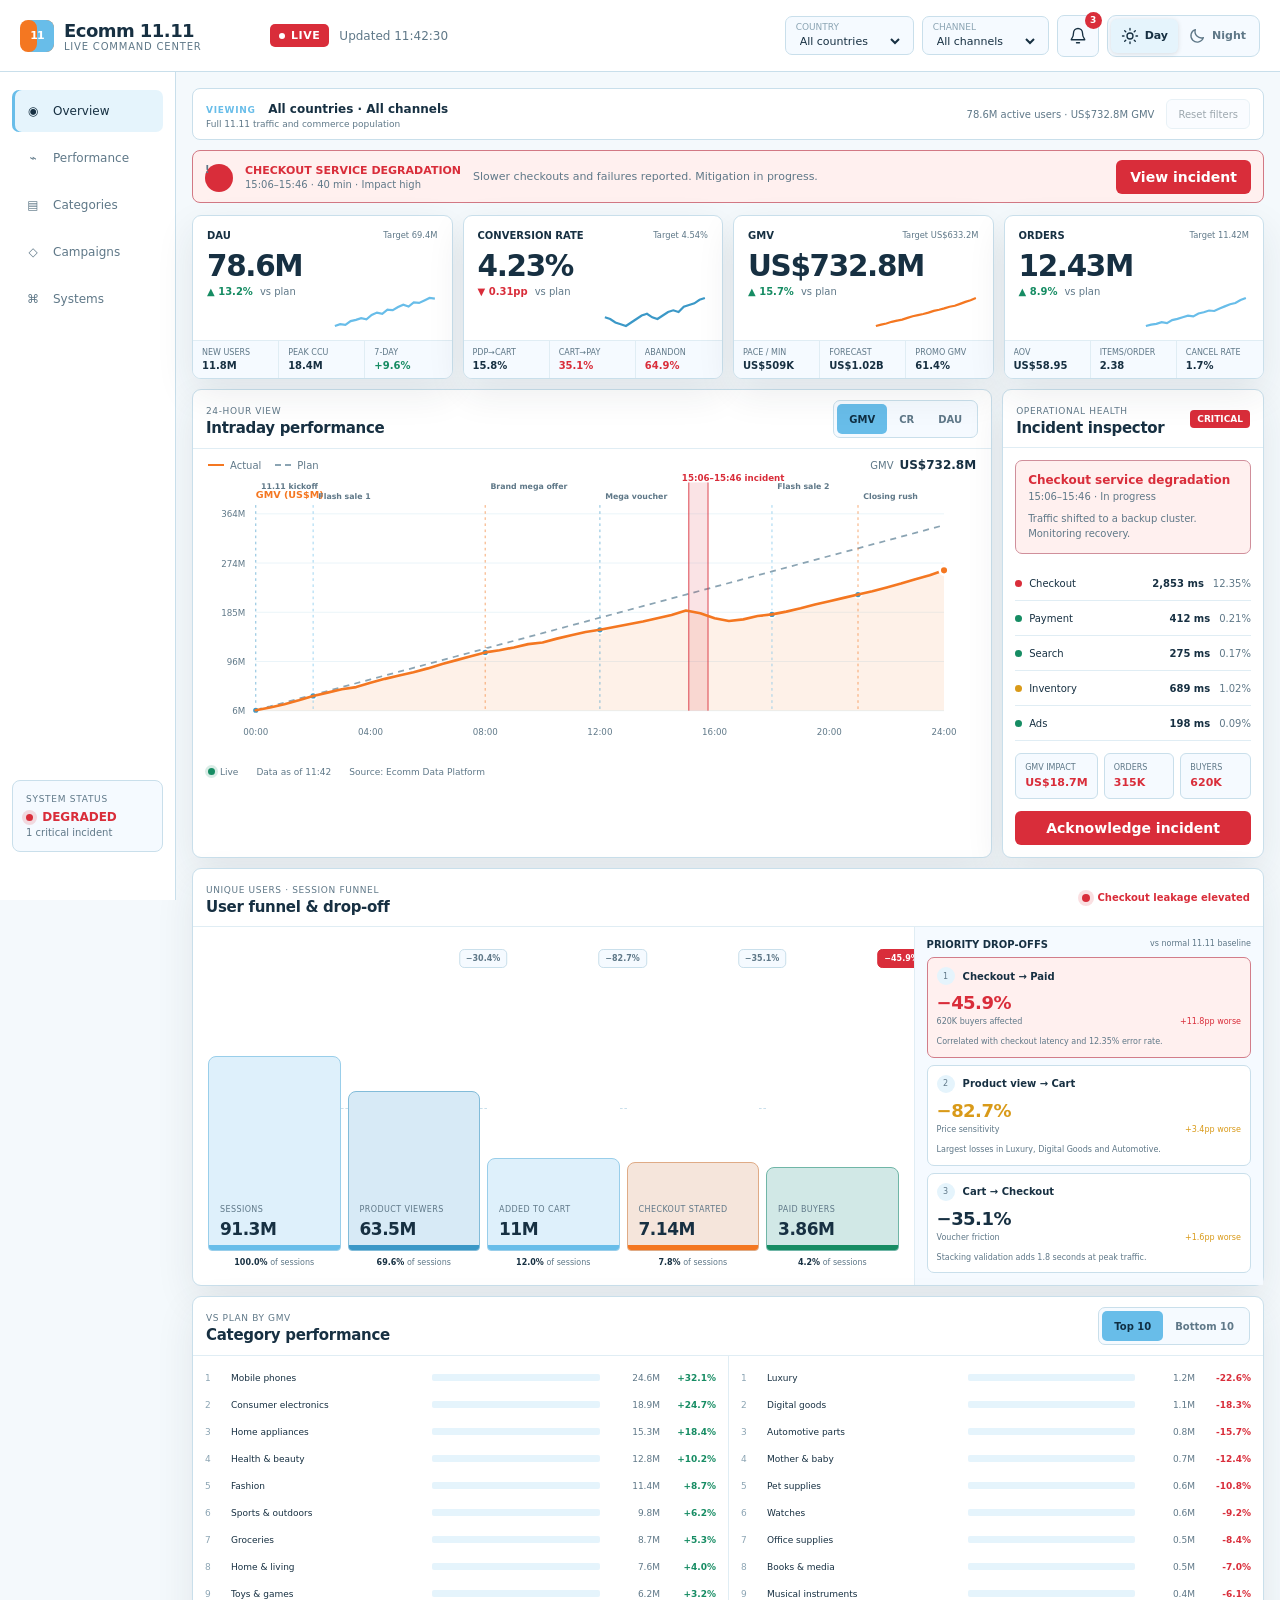
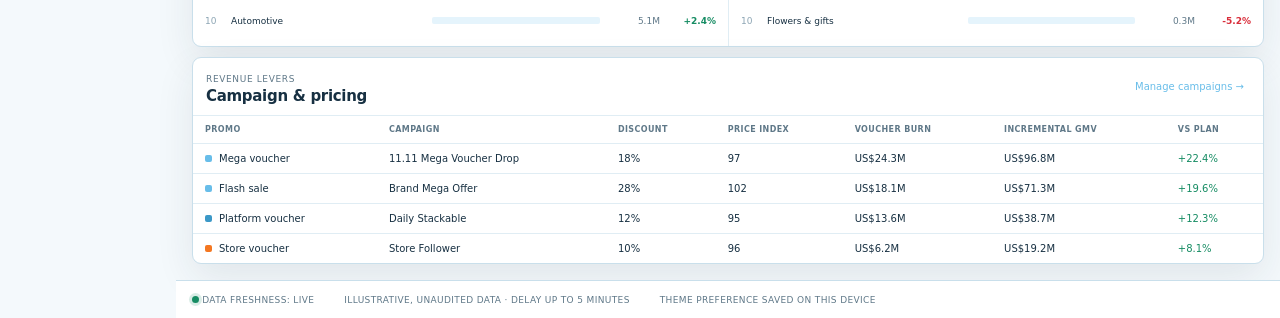
<file: Ecommerce/mega-campaign-live-dashboard/index.html>
<!doctype html>
<html lang="en">
  <head>
    <meta charset="UTF-8" />
    <meta name="viewport" content="width=device-width, initial-scale=1.0" />
    <meta
      name="description"
      content="Responsive Ecomm 11.11 live sales command center with persistent day and night themes."
    />
    <title>Ecomm 11.11 Live Command Center</title>
    <link rel="stylesheet" href="./styles.css" />
    <script>
      (() => {
        const saved = localStorage.getItem("ecomm-dashboard-theme");
        const preferred = matchMedia("(prefers-color-scheme: light)").matches ? "day" : "night";
        document.documentElement.dataset.theme = saved || preferred;
      })();
    </script>
  </head>
  <body>
    <div class="app-shell">
      <header class="topbar">
        <a class="brand" href="#" aria-label="Ecomm 11.11 command center home">
          <span class="brand-mark" aria-hidden="true"><i></i></span>
          <span>
            <strong>Ecomm 11.11</strong>
            <small>Live command center</small>
          </span>
        </a>

        <div class="live-cluster" aria-label="Dashboard status">
          <span class="live-pill"><span></span> Live</span>
          <span class="updated">Updated <time datetime="2024-11-11T11:42:30+08:00">11:42:30</time></span>
        </div>

        <div class="toolbar">
          <label class="select-control">
            <span>Country</span>
            <select id="country-filter" aria-label="Country">
              <option value="all">All countries</option>
              <option value="sg">Singapore</option>
              <option value="my">Malaysia</option>
              <option value="th">Thailand</option>
            </select>
          </label>
          <label class="select-control">
            <span>Channel</span>
            <select id="channel-filter" aria-label="Channel">
              <option value="all">All channels</option>
              <option value="app">App</option>
              <option value="web">Web</option>
            </select>
          </label>
          <button class="icon-button" type="button" aria-label="Open notifications">
            <svg viewBox="0 0 24 24" aria-hidden="true"><path d="M18 8a6 6 0 0 0-12 0c0 7-3 7-3 9h18c0-2-3-2-3-9M10 21h4"/></svg>
            <b>3</b>
          </button>
          <div class="theme-control" role="group" aria-label="Color scheme">
            <button class="theme-option" type="button" data-set-theme="day" aria-label="Use day theme">
              <svg viewBox="0 0 24 24" aria-hidden="true"><circle cx="12" cy="12" r="4"/><path d="M12 2v2m0 16v2M4.93 4.93l1.42 1.42m11.3 11.3 1.42 1.42M2 12h2m16 0h2M4.93 19.07l1.42-1.42m11.3-11.3 1.42-1.42"/></svg>
              <span>Day</span>
            </button>
            <button class="theme-option" type="button" data-set-theme="night" aria-label="Use night theme">
              <svg viewBox="0 0 24 24" aria-hidden="true"><path d="M20.5 14.2A8.5 8.5 0 0 1 9.8 3.5 8.5 8.5 0 1 0 20.5 14.2Z"/></svg>
              <span>Night</span>
            </button>
          </div>
        </div>
      </header>

      <aside class="sidebar" aria-label="Dashboard navigation">
        <div class="mobile-section-title">Explore</div>
        <nav>
          <a class="nav-item active" href="#overview"><span>◉</span>Overview</a>
          <a class="nav-item" href="#performance"><span>⌁</span>Performance</a>
          <a class="nav-item" href="#categories"><span>▤</span>Categories</a>
          <a class="nav-item" href="#campaigns"><span>◇</span>Campaigns</a>
          <a class="nav-item" href="#systems"><span>⌘</span>Systems</a>
        </nav>
        <div class="system-summary">
          <small>System status</small>
          <strong><i></i> Degraded</strong>
          <span>1 critical incident</span>
        </div>
      </aside>

      <main id="overview">
        <section class="filter-context" aria-live="polite">
          <div>
            <span class="eyebrow">Viewing</span>
            <strong id="filter-summary">All countries · All channels</strong>
            <small id="filter-detail">Full 11.11 traffic and commerce population</small>
          </div>
          <div class="filter-actions">
            <span id="result-context">78.6M active users</span>
            <button id="reset-filters" type="button" disabled>Reset filters</button>
          </div>
        </section>

        <section class="incident-banner" aria-label="Critical incident">
          <span class="incident-icon">!</span>
          <div>
            <strong>Checkout service degradation</strong>
            <span>15:06–15:46 · 40 min · Impact high</span>
          </div>
          <p>Slower checkouts and failures reported. Mitigation in progress.</p>
          <button type="button">View incident</button>
        </section>

        <section class="kpi-grid" aria-label="Headline metrics">
          <article class="kpi" data-tone="cyan">
            <div class="kpi-heading"><span>DAU</span><small data-kpi-target="dau">Target 69.4M</small></div>
            <div class="kpi-value" data-kpi-value="dau">78.6M</div>
            <div class="kpi-foot"><strong class="positive" data-kpi-delta="dau">▲ 13.2%</strong><span>vs plan</span></div>
            <div class="kpi-details">
              <span><small>New users</small><strong data-kpi-detail="newUsers">11.8M</strong></span>
              <span><small>Peak CCU</small><strong data-kpi-detail="peakCcu">18.4M</strong></span>
              <span><small>7-day</small><strong class="positive" data-kpi-detail="dau7d">+9.6%</strong></span>
            </div>
            <svg class="sparkline" data-values="21,24,23,29,31,34,32,39,43,41,48,47,52,56,53,60,59,63,67,66" aria-label="DAU rising trend"></svg>
          </article>
          <article class="kpi" data-tone="violet">
            <div class="kpi-heading"><span>Conversion rate</span><small data-kpi-target="cr">Target 4.54%</small></div>
            <div class="kpi-value" data-kpi-value="cr">4.23%</div>
            <div class="kpi-foot"><strong class="negative" data-kpi-delta="cr">▼ 0.31pp</strong><span>vs plan</span></div>
            <div class="kpi-details">
              <span><small>PDP→cart</small><strong data-kpi-detail="pdpCart">15.8%</strong></span>
              <span><small>Cart→pay</small><strong class="negative" data-kpi-detail="cartPay">35.1%</strong></span>
              <span><small>Abandon</small><strong class="negative" data-kpi-detail="abandon">64.9%</strong></span>
            </div>
            <svg class="sparkline" data-values="44,43,41,40,39,41,43,45,46,44,43,45,47,48,47,50,51,52,54,55" aria-label="Conversion rate trend"></svg>
          </article>
          <article class="kpi" data-tone="orange">
            <div class="kpi-heading"><span>GMV</span><small data-kpi-target="gmv">Target US$633.2M</small></div>
            <div class="kpi-value" data-kpi-value="gmv">US$732.8M</div>
            <div class="kpi-foot"><strong class="positive" data-kpi-delta="gmv">▲ 15.7%</strong><span>vs plan</span></div>
            <div class="kpi-details">
              <span><small>Pace / min</small><strong data-kpi-detail="gmvPace">US$509K</strong></span>
              <span><small>Forecast</small><strong data-kpi-detail="forecast">US$1.02B</strong></span>
              <span><small>Promo GMV</small><strong data-kpi-detail="promoGmv">61.4%</strong></span>
            </div>
            <svg class="sparkline" data-values="12,17,21,27,31,35,41,47,51,55,60,66,70,75,81,84,91,98,104,112" aria-label="GMV rising trend"></svg>
          </article>
          <article class="kpi" data-tone="blue">
            <div class="kpi-heading"><span>Orders</span><small data-kpi-target="orders">Target 11.42M</small></div>
            <div class="kpi-value" data-kpi-value="orders">12.43M</div>
            <div class="kpi-foot"><strong class="positive" data-kpi-delta="orders">▲ 8.9%</strong><span>vs plan</span></div>
            <div class="kpi-details">
              <span><small>AOV</small><strong data-kpi-detail="aov">US$58.95</strong></span>
              <span><small>Items/order</small><strong data-kpi-detail="itemsOrder">2.38</strong></span>
              <span><small>Cancel rate</small><strong data-kpi-detail="cancelRate">1.7%</strong></span>
            </div>
            <svg class="sparkline" data-values="14,17,19,23,21,28,31,35,39,37,44,47,51,50,56,61,66,69,76,81" aria-label="Orders rising trend"></svg>
          </article>
        </section>

        <div class="dashboard-grid">
          <section class="panel performance-panel" id="performance">
            <div class="panel-head">
              <div>
                <small>24-hour view</small>
                <h1>Intraday performance</h1>
              </div>
              <div class="metric-tabs" role="group" aria-label="Chart metric">
                <button class="active" data-metric="gmv" type="button">GMV</button>
                <button data-metric="cr" type="button">CR</button>
                <button data-metric="dau" type="button">DAU</button>
              </div>
            </div>
            <div class="chart-summary">
              <span><i class="legend actual"></i>Actual</span>
              <span><i class="legend plan"></i>Plan</span>
              <span class="chart-total">GMV <strong>US$732.8M</strong></span>
            </div>
            <div class="main-chart-wrap">
              <svg id="main-chart" viewBox="0 0 900 330" role="img" aria-label="Intraday performance with a checkout incident between 15:06 and 15:46"></svg>
            </div>
            <div class="chart-footer">
              <span><i class="status-dot"></i>Live</span>
              <span>Data as of 11:42</span>
              <span>Source: Ecomm Data Platform</span>
            </div>
          </section>

          <aside class="panel incident-panel" id="systems">
            <div class="panel-head">
              <div><small>Operational health</small><h2>Incident inspector</h2></div>
              <span class="critical-badge">Critical</span>
            </div>
            <div class="incident-detail">
              <strong>Checkout service degradation</strong>
              <span>15:06–15:46 · In progress</span>
              <p>Traffic shifted to a backup cluster. Monitoring recovery.</p>
            </div>
            <div class="service-list" aria-label="Service health">
              <div><span><i class="critical"></i>Checkout</span><b>2,853 ms</b><em>12.35%</em></div>
              <div><span><i></i>Payment</span><b>412 ms</b><em>0.21%</em></div>
              <div><span><i></i>Search</span><b>275 ms</b><em>0.17%</em></div>
              <div><span><i class="warning"></i>Inventory</span><b>689 ms</b><em>1.02%</em></div>
              <div><span><i></i>Ads</span><b>198 ms</b><em>0.09%</em></div>
            </div>
            <div class="impact-grid">
              <span><small>GMV impact</small><strong data-incident-impact="gmv">US$18.7M</strong></span>
              <span><small>Orders</small><strong data-incident-impact="orders">315K</strong></span>
              <span><small>Buyers</small><strong data-incident-impact="buyers">620K</strong></span>
            </div>
            <button class="primary-button" type="button">Acknowledge incident</button>
          </aside>

          <section class="panel funnel-panel" id="funnel">
            <div class="panel-head">
              <div><small>Unique users · session funnel</small><h2>User funnel & drop-off</h2></div>
              <div class="funnel-health"><i></i><span>Checkout leakage elevated</span></div>
            </div>
            <div class="funnel-layout">
              <div class="funnel-visual" id="funnel-visual" aria-label="User conversion funnel"></div>
              <aside class="dropoff-insights">
                <div class="insight-title"><span>Priority drop-offs</span><small>vs normal 11.11 baseline</small></div>
                <article class="dropoff-alert critical-drop">
                  <div><span class="drop-rank">1</span><strong>Checkout → Paid</strong></div>
                  <b data-dropoff="checkout">−45.9%</b>
                  <p><span data-funnel-impact-buyers>620K buyers affected</span><em>+11.8pp worse</em></p>
                  <small>Correlated with checkout latency and 12.35% error rate.</small>
                </article>
                <article class="dropoff-alert warning-drop">
                  <div><span class="drop-rank">2</span><strong>Product view → Cart</strong></div>
                  <b data-dropoff="pdp">−84.2%</b>
                  <p><span>Price sensitivity</span><em>+3.4pp worse</em></p>
                  <small>Largest losses in Luxury, Digital Goods and Automotive.</small>
                </article>
                <article class="dropoff-alert">
                  <div><span class="drop-rank">3</span><strong>Cart → Checkout</strong></div>
                  <b data-dropoff="cart">−35.1%</b>
                  <p><span>Voucher friction</span><em>+1.6pp worse</em></p>
                  <small>Stacking validation adds 1.8 seconds at peak traffic.</small>
                </article>
              </aside>
            </div>
          </section>

          <section class="panel categories-panel" id="categories">
            <div class="panel-head">
              <div><small>Vs plan by GMV</small><h2>Category performance</h2></div>
              <div class="rank-toggle" role="group" aria-label="Category ranking">
                <button class="active" data-rank="top" type="button">Top 10</button>
                <button data-rank="bottom" type="button">Bottom 10</button>
              </div>
            </div>
            <div class="category-columns">
              <div class="category-list" data-category-list="top"></div>
              <div class="category-list" data-category-list="bottom"></div>
            </div>
          </section>

          <section class="panel campaign-panel" id="campaigns">
            <div class="panel-head">
              <div><small>Revenue levers</small><h2>Campaign & pricing</h2></div>
              <button class="text-button" type="button">Manage campaigns →</button>
            </div>
            <div class="table-wrap">
              <table>
                <thead>
                  <tr><th>Promo</th><th>Campaign</th><th>Discount</th><th>Price index</th><th>Voucher burn</th><th>Incremental GMV</th><th>Vs plan</th></tr>
                </thead>
                <tbody id="campaign-body">
                  <tr><td><i class="promo-dot blue"></i>Mega voucher</td><td>11.11 Mega Voucher Drop</td><td>18%</td><td>97</td><td>US$24.3M</td><td>US$96.8M</td><td class="positive">+22.4%</td></tr>
                  <tr><td><i class="promo-dot cyan"></i>Flash sale</td><td>Brand Mega Offer</td><td>28%</td><td>102</td><td>US$18.1M</td><td>US$71.3M</td><td class="positive">+19.6%</td></tr>
                  <tr><td><i class="promo-dot violet"></i>Platform voucher</td><td>Daily Stackable</td><td>12%</td><td>95</td><td>US$13.6M</td><td>US$38.7M</td><td class="positive">+12.3%</td></tr>
                  <tr><td><i class="promo-dot orange"></i>Store voucher</td><td>Store Follower</td><td>10%</td><td>96</td><td>US$6.2M</td><td>US$19.2M</td><td class="positive">+8.1%</td></tr>
                </tbody>
              </table>
            </div>
          </section>
        </div>
      </main>

      <footer class="footer">
        <span><i class="status-dot"></i> Data freshness: live</span>
        <span>Illustrative, unaudited data · Delay up to 5 minutes</span>
        <span>Theme preference saved on this device</span>
      </footer>
    </div>
    <script src="./app.js"></script>
  </body>
</html>
</file>
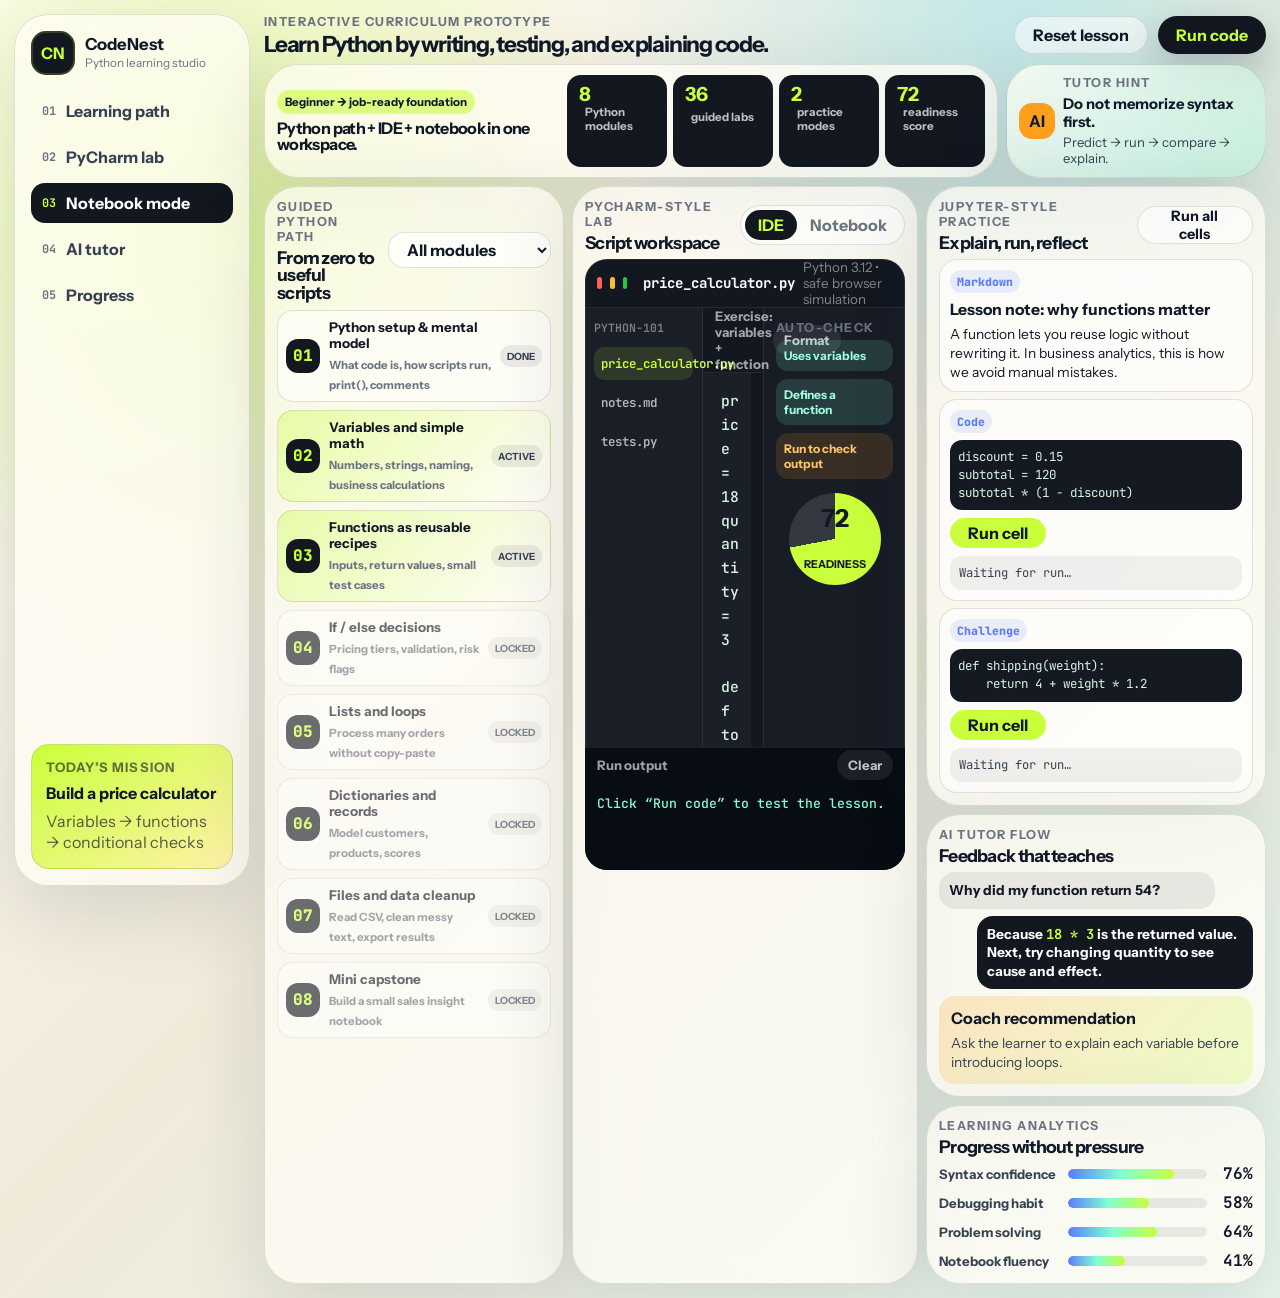
<file: Education/coding-learning-platform/index.html>
<!DOCTYPE html>
<html lang="en">
<head>
  <meta charset="UTF-8" />
  <meta name="viewport" content="width=device-width, initial-scale=1.0" />
  <title>CodeNest Python Learning Studio</title>
  <link rel="preconnect" href="https://fonts.googleapis.com">
  <link rel="preconnect" href="https://fonts.gstatic.com" crossorigin>
  <link href="https://fonts.googleapis.com/css2?family=Instrument+Sans:wght@400;500;600;700;800&family=JetBrains+Mono:wght@400;500;600;700&display=swap" rel="stylesheet">
  <link rel="stylesheet" href="styles.css" />
</head>
<body>
  <div class="cursor-orb"></div>
  <main class="app-shell">
    <aside class="sidebar">
      <a class="brand" href="#home" aria-label="CodeNest home">
        <span class="brand-mark">CN</span>
        <span>
          <strong>CodeNest</strong>
          <small>Python learning studio</small>
        </span>
      </a>

      <nav class="nav" aria-label="Learning workspace">
        <a class="nav-link active" href="#path" data-section="path"><span>01</span> Learning path</a>
        <a class="nav-link" href="#ide" data-section="ide"><span>02</span> PyCharm lab</a>
        <a class="nav-link" href="#notebook" data-section="notebook"><span>03</span> Notebook mode</a>
        <a class="nav-link" href="#coach" data-section="coach"><span>04</span> AI tutor</a>
        <a class="nav-link" href="#progress" data-section="progress"><span>05</span> Progress</a>
      </nav>

      <div class="sidebar-card">
        <p>Today’s mission</p>
        <strong>Build a price calculator</strong>
        <span>Variables → functions → conditional checks</span>
      </div>
    </aside>

    <section class="workspace">
      <header class="topbar">
        <div>
          <p class="eyebrow">Interactive curriculum prototype</p>
          <h1>Learn Python by writing, testing, and explaining code.</h1>
        </div>
        <div class="top-actions">
          <button class="ghost-btn" id="resetBtn">Reset lesson</button>
          <button class="primary-btn" id="runMainBtn">Run code</button>
        </div>
      </header>

      <section class="hero-grid" id="home">
        <article class="hero-card">
          <div class="hero-copy">
            <span class="pill">Beginner → job-ready foundation</span>
            <h2>Python path + IDE + notebook in one workspace.</h2>
          </div>
          <div class="hero-stats" aria-label="Learning overview">
            <div><strong>8</strong><span>Python modules</span></div>
            <div><strong>36</strong><span>guided labs</span></div>
            <div><strong>2</strong><span>practice modes</span></div>
            <div><strong>72</strong><span>readiness score</span></div>
          </div>
        </article>

        <article class="coach-card">
          <div class="coach-avatar">AI</div>
          <div>
            <p class="eyebrow">Tutor hint</p>
            <h3>Do not memorize syntax first.</h3>
            <p>Predict → run → compare → explain.</p>
          </div>
        </article>
      </section>

      <section class="content-grid">
        <section class="path-panel panel" id="path">
          <div class="panel-head">
            <div>
              <p class="eyebrow">Guided Python path</p>
              <h2>From zero to useful scripts</h2>
            </div>
            <select id="moduleFilter" aria-label="Select Python module">
              <option value="all">All modules</option>
              <option value="active">Active now</option>
              <option value="locked">Locked</option>
              <option value="done">Completed</option>
            </select>
          </div>
          <div class="module-list" id="moduleList"></div>
        </section>

        <section class="studio-panel panel" id="ide">
          <div class="panel-head compact">
            <div>
              <p class="eyebrow">PyCharm-style lab</p>
              <h2>Script workspace</h2>
            </div>
            <div class="mode-tabs" role="tablist" aria-label="Coding modes">
              <button class="mode-tab active" data-mode="ide">IDE</button>
              <button class="mode-tab" data-mode="notebook">Notebook</button>
            </div>
          </div>

          <div class="ide-window" data-current-mode="ide">
            <div class="ide-top">
              <span class="dot red"></span><span class="dot yellow"></span><span class="dot green"></span>
              <strong>price_calculator.py</strong>
              <small>Python 3.12 • safe browser simulation</small>
            </div>
            <div class="ide-body">
              <aside class="file-tree" aria-label="Project files">
                <p>PYTHON-101</p>
                <button class="file active">price_calculator.py</button>
                <button class="file">notes.md</button>
                <button class="file">tests.py</button>
              </aside>
              <div class="editor-wrap">
                <div class="editor-toolbar">
                  <span>Exercise: variables + function</span>
                  <button id="formatBtn">Format</button>
                </div>
                <textarea id="codeEditor" spellcheck="false" aria-label="Python code editor">price = 18
quantity = 3

def total(price, quantity):
    return price * quantity

print("Total:", total(price, quantity))</textarea>
              </div>
              <aside class="test-panel">
                <p class="eyebrow">Auto-check</p>
                <div class="check-item pass">Uses variables</div>
                <div class="check-item pass">Defines a function</div>
                <div class="check-item warn" id="returnCheck">Run to check output</div>
                <div class="score-ring"><strong id="scoreValue">72</strong><span>readiness</span></div>
              </aside>
            </div>
            <div class="terminal">
              <div class="terminal-head">
                <span>Run output</span>
                <button id="clearOutputBtn">Clear</button>
              </div>
              <pre id="outputBox">Click “Run code” to test the lesson.</pre>
            </div>
          </div>
        </section>

        <section class="notebook-panel panel" id="notebook">
          <div class="panel-head">
            <div>
              <p class="eyebrow">Jupyter-style practice</p>
              <h2>Explain, run, reflect</h2>
            </div>
            <button class="ghost-btn small" id="runNotebookBtn">Run all cells</button>
          </div>
          <div class="notebook">
            <article class="cell markdown-cell">
              <span class="cell-label">Markdown</span>
              <h3>Lesson note: why functions matter</h3>
              <p>A function lets you reuse logic without rewriting it. In business analytics, this is how we avoid manual mistakes.</p>
            </article>
            <article class="cell code-cell">
              <span class="cell-label">Code</span>
              <code>discount = 0.15<br>subtotal = 120<br>subtotal * (1 - discount)</code>
              <button class="cell-run" data-result="102.0">Run cell</button>
              <pre class="cell-output">Waiting for run…</pre>
            </article>
            <article class="cell code-cell">
              <span class="cell-label">Challenge</span>
              <code>def shipping(weight):<br>&nbsp;&nbsp;&nbsp;&nbsp;return 4 + weight * 1.2</code>
              <button class="cell-run" data-result="shipping(5) → 10.0">Run cell</button>
              <pre class="cell-output">Waiting for run…</pre>
            </article>
          </div>
        </section>

        <section class="coach-panel panel" id="coach">
          <div class="panel-head">
            <div>
              <p class="eyebrow">AI tutor flow</p>
              <h2>Feedback that teaches</h2>
            </div>
          </div>
          <div class="coach-flow">
            <div class="bubble learner">Why did my function return 54?</div>
            <div class="bubble tutor">Because <code>18 * 3</code> is the returned value. Next, try changing quantity to see cause and effect.</div>
            <div class="insight-card">
              <strong>Coach recommendation</strong>
              <p>Ask the learner to explain each variable before introducing loops.</p>
            </div>
          </div>
        </section>

        <section class="progress-panel panel" id="progress">
          <div class="panel-head">
            <div>
              <p class="eyebrow">Learning analytics</p>
              <h2>Progress without pressure</h2>
            </div>
          </div>
          <div class="progress-bars">
            <div><span>Syntax confidence</span><i style="--w:76%"></i><strong>76%</strong></div>
            <div><span>Debugging habit</span><i style="--w:58%"></i><strong>58%</strong></div>
            <div><span>Problem solving</span><i style="--w:64%"></i><strong>64%</strong></div>
            <div><span>Notebook fluency</span><i style="--w:41%"></i><strong>41%</strong></div>
          </div>
        </section>
      </section>
    </section>
  </main>
  <script src="app.js"></script>
</body>
</html>
</file>
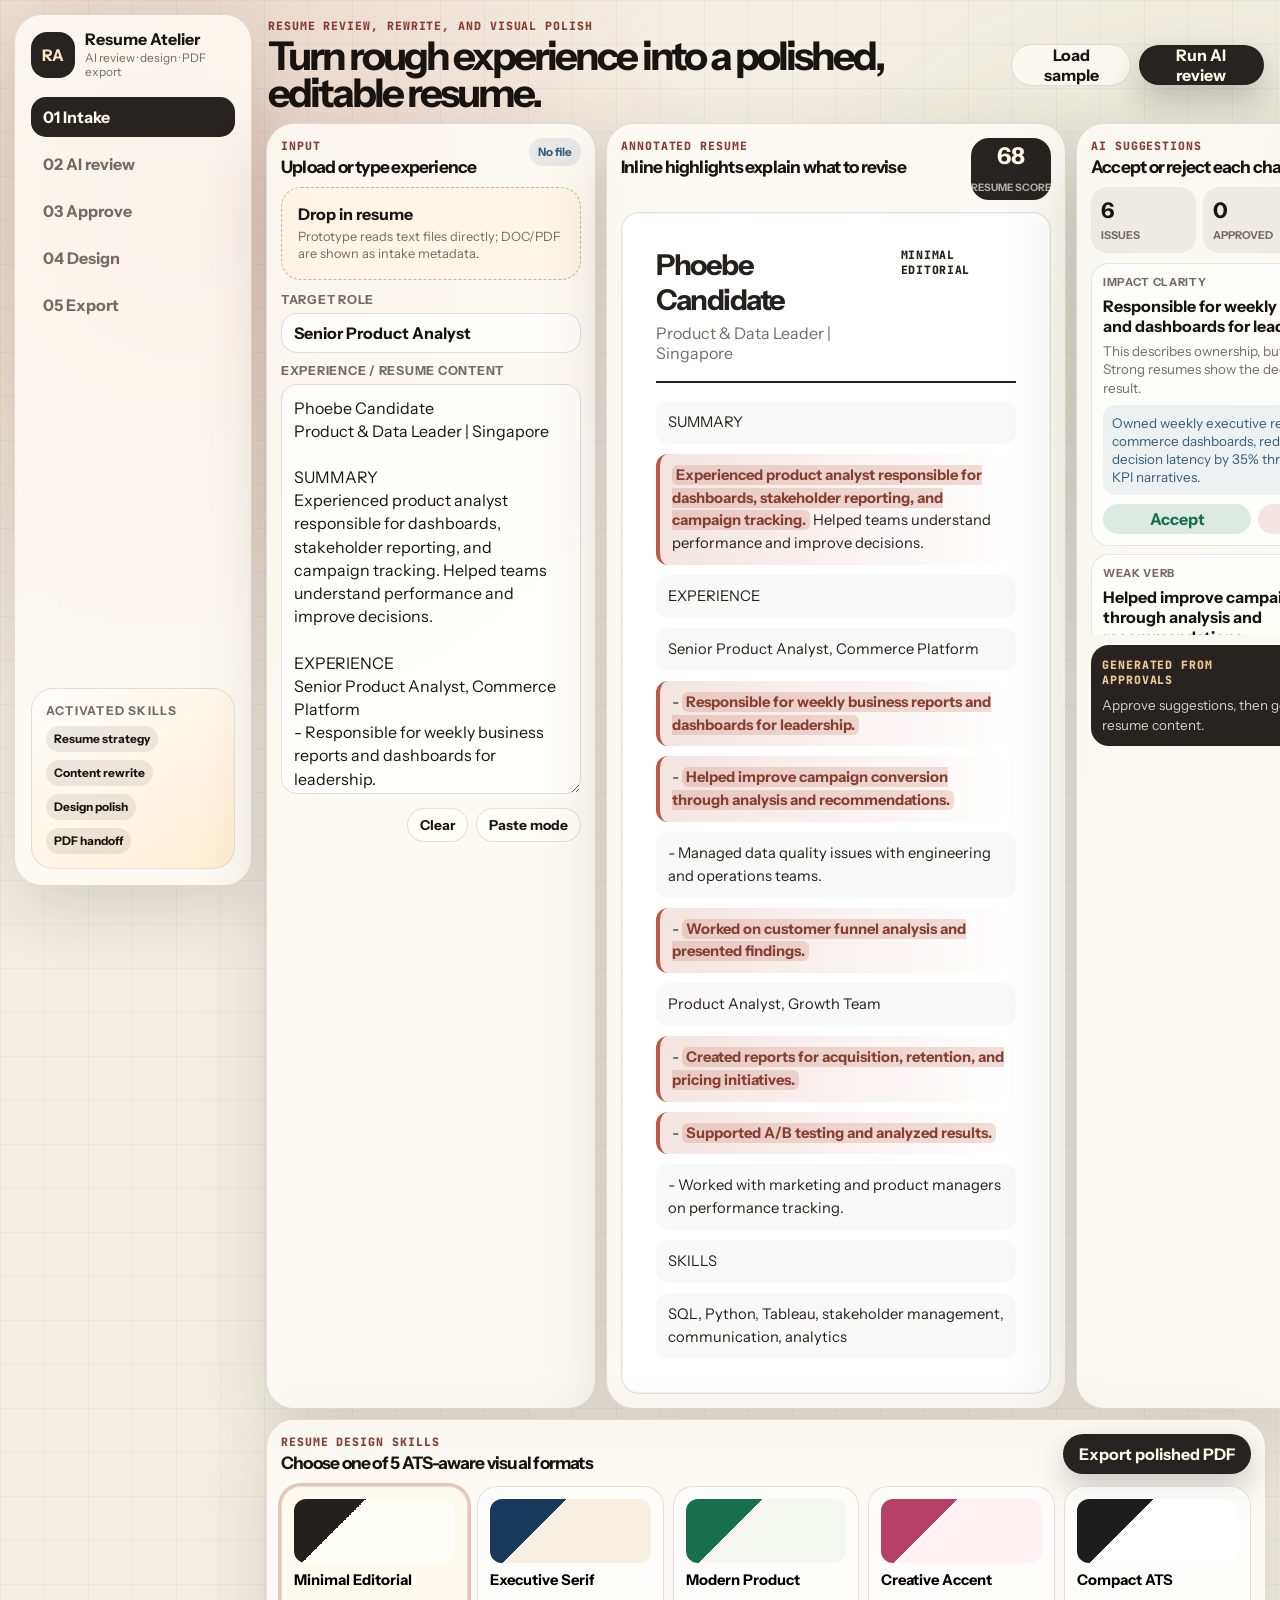
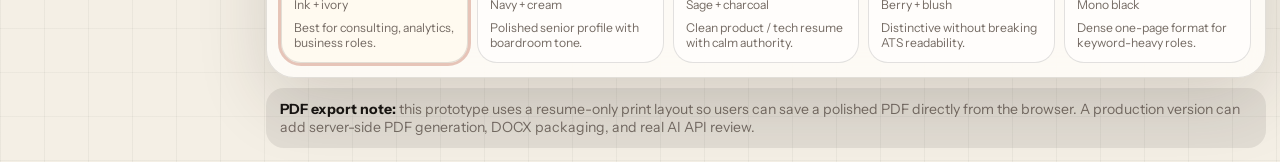
<file: Education/resume-review-design-studio/index.html>
<!DOCTYPE html>
<html lang="en">
<head>
  <meta charset="UTF-8" />
  <meta name="viewport" content="width=device-width, initial-scale=1.0" />
  <title>Resume Atelier AI Review Studio</title>
  <link rel="preconnect" href="https://fonts.googleapis.com">
  <link rel="preconnect" href="https://fonts.gstatic.com" crossorigin>
  <link href="https://fonts.googleapis.com/css2?family=Instrument+Sans:wght@400;500;600;700;800;900&family=Libre+Baskerville:wght@400;700&family=JetBrains+Mono:wght@400;600;700&display=swap" rel="stylesheet">
  <link rel="stylesheet" href="styles.css" />
</head>
<body>
  <main class="studio-shell">
    <aside class="left-rail">
      <a class="brand" href="#top" aria-label="Resume Atelier home">
        <span class="brand-mark">RA</span>
        <span>
          <strong>Resume Atelier</strong>
          <small>AI review · design · PDF export</small>
        </span>
      </a>

      <nav class="rail-nav" aria-label="Resume workflow">
        <a href="#intake" class="active">01 Intake</a>
        <a href="#review">02 AI review</a>
        <a href="#approve">03 Approve</a>
        <a href="#designs">04 Design</a>
        <a href="#export">05 Export</a>
      </nav>

      <div class="skill-card">
        <p>Activated skills</p>
        <span>Resume strategy</span>
        <span>Content rewrite</span>
        <span>Design polish</span>
        <span>PDF handoff</span>
      </div>
    </aside>

    <section class="main-workspace" id="top">
      <header class="topbar">
        <div>
          <p class="eyebrow">Resume review, rewrite, and visual polish</p>
          <h1>Turn rough experience into a polished, editable resume.</h1>
        </div>
        <div class="action-row">
          <button class="ghost-btn" id="sampleBtn">Load sample</button>
          <button class="primary-btn" id="reviewBtn">Run AI review</button>
        </div>
      </header>

      <section class="workflow-grid">
        <section class="panel intake-panel" id="intake">
          <div class="panel-head">
            <div>
              <p class="eyebrow">Input</p>
              <h2>Upload or type experience</h2>
            </div>
            <span class="status-pill" id="fileStatus">No file</span>
          </div>

          <label class="upload-zone" for="resumeFile">
            <input id="resumeFile" type="file" accept=".txt,.md,.doc,.docx,.pdf" />
            <strong>Drop in resume</strong>
            <span>Prototype reads text files directly; DOC/PDF are shown as intake metadata.</span>
          </label>

          <label class="field-label" for="targetRole">Target role</label>
          <input class="text-input" id="targetRole" value="Senior Product Analyst" />

          <label class="field-label" for="resumeInput">Experience / resume content</label>
          <textarea id="resumeInput" spellcheck="true"></textarea>

          <div class="input-actions">
            <button class="ghost-btn small" id="clearBtn">Clear</button>
            <button class="ghost-btn small" id="pasteModeBtn">Paste mode</button>
          </div>
        </section>

        <section class="panel resume-panel" id="review">
          <div class="panel-head">
            <div>
              <p class="eyebrow">Annotated resume</p>
              <h2>Inline highlights explain what to revise</h2>
            </div>
            <div class="score-chip">
              <strong id="scoreValue">68</strong>
              <span>resume score</span>
            </div>
          </div>

          <article class="resume-paper template-minimal" id="resumePaper">
            <div class="resume-header">
              <div>
                <h3 id="resumeName">Phoebe Candidate</h3>
                <p id="resumeTitle">Product & Data Leader · Singapore</p>
              </div>
              <span id="templateBadge">Minimal Editorial</span>
            </div>
            <div id="annotatedResume" class="annotated-resume"></div>
          </article>
        </section>

        <aside class="panel suggestions-panel" id="approve">
          <div class="panel-head">
            <div>
              <p class="eyebrow">AI suggestions</p>
              <h2>Accept or reject each change</h2>
            </div>
          </div>

          <div class="review-summary">
            <div><strong id="issueCount">0</strong><span>issues</span></div>
            <div><strong id="acceptedCount">0</strong><span>approved</span></div>
            <div><strong id="rejectedCount">0</strong><span>rejected</span></div>
          </div>

          <div id="suggestionList" class="suggestion-list"></div>

          <section class="approved-box">
            <div class="approved-head">
              <p class="eyebrow">Generated from approvals</p>
              <button class="ghost-btn mini" id="generateBtn">Generate content</button>
            </div>
            <div id="approvedContent" class="approved-content">Approve suggestions, then generate the refined resume content.</div>
          </section>
        </aside>
      </section>

      <section class="design-studio panel" id="designs">
        <div class="panel-head">
          <div>
            <p class="eyebrow">Resume design skills</p>
            <h2>Choose one of 5 ATS-aware visual formats</h2>
          </div>
          <button class="primary-btn" id="exportBtn">Export polished PDF</button>
        </div>

        <div class="template-grid" id="templateGrid"></div>
      </section>

      <section class="export-note" id="export">
        <strong>PDF export note:</strong> this prototype uses a resume-only print layout so users can save a polished PDF directly from the browser. A production version can add server-side PDF generation, DOCX packaging, and real AI API review.
      </section>
    </section>
  </main>

  <script src="app.js"></script>
</body>
</html>
</file>
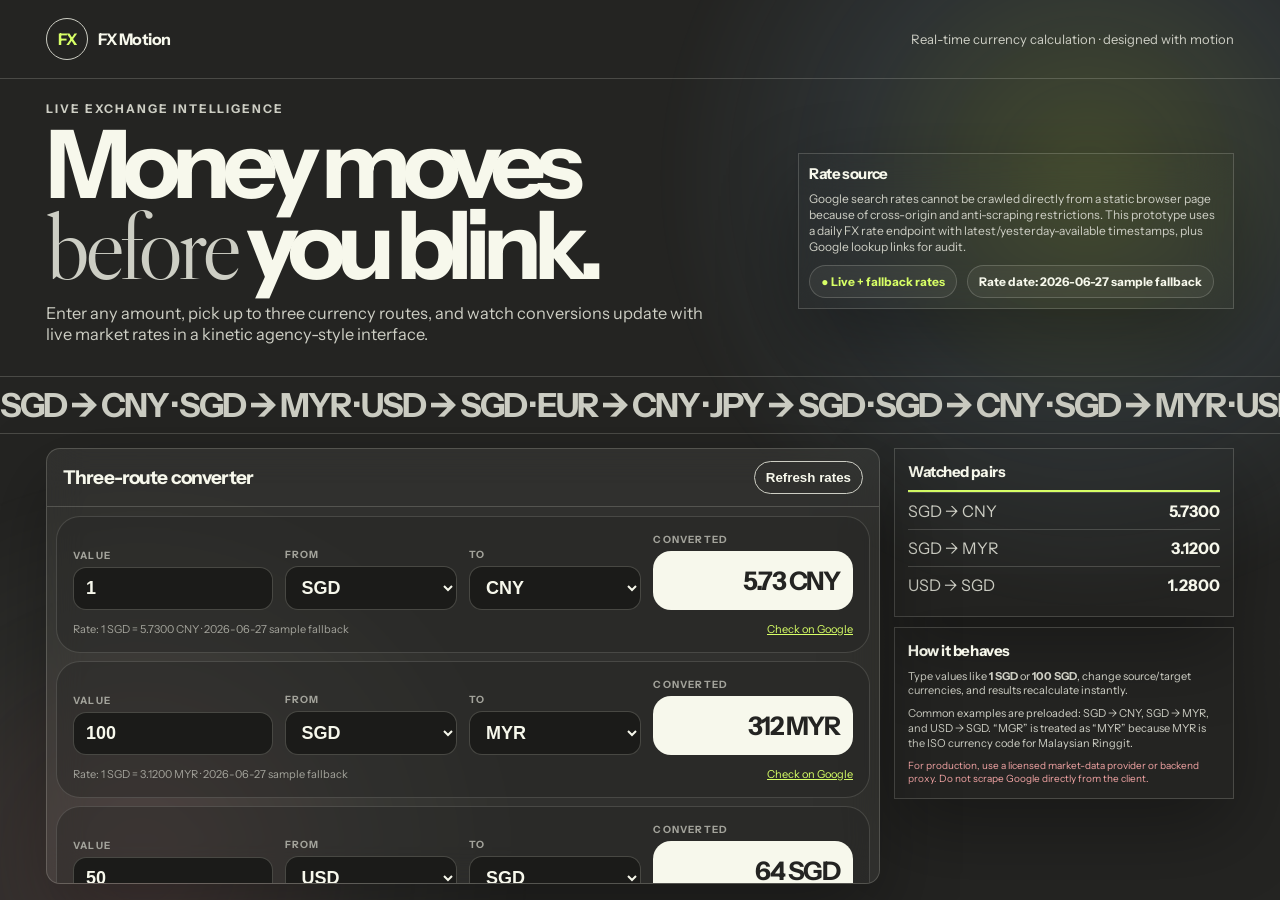
<file: Finance/real-time-fx-converter/index.html>
<!DOCTYPE html>
<html lang="en">
<head>
  <meta charset="UTF-8" />
  <meta name="viewport" content="width=device-width, initial-scale=1.0" />
  <title>FX Motion — Real-time Exchange Calculator</title>
  <link rel="preconnect" href="https://fonts.googleapis.com">
  <link rel="preconnect" href="https://fonts.gstatic.com" crossorigin>
  <link href="https://fonts.googleapis.com/css2?family=Instrument+Sans:wght@400;500;600;700;800&family=Libre+Caslon+Display&display=swap" rel="stylesheet">
  <style>
    :root{
      --ink:#242422;
      --ink-2:#2f2f2c;
      --cream:#f7f8ec;
      --sage:#cdcec4;
      --sage-2:#a3a39b;
      --muted:#787973;
      --lime:#d7ff66;
      --blue:#9ed8ff;
      --rose:#f2a4a4;
      --line:rgba(247,248,236,.18);
      --glass:rgba(247,248,236,.08);
      --shadow:0 30px 80px rgba(0,0,0,.32);
    }
    *{box-sizing:border-box}
    html{scroll-behavior:smooth}
    body{
      margin:0;
      font-family:"Instrument Sans","GT America",Arial,sans-serif;
      background:var(--ink);
      color:var(--cream);
      overflow:hidden;
    }
    body:before{
      content:"";
      position:fixed;
      inset:-30vh -20vw auto auto;
      width:70vw;
      height:70vw;
      border-radius:50%;
      background:radial-gradient(circle,rgba(215,255,102,.18),rgba(158,216,255,.08) 38%,transparent 68%);
      filter:blur(8px);
      animation:floatOrb 11s ease-in-out infinite alternate;
      pointer-events:none;
    }
    body:after{
      content:"";
      position:fixed;
      inset:auto auto -40vh -20vw;
      width:62vw;
      height:62vw;
      border-radius:50%;
      background:radial-gradient(circle,rgba(242,164,164,.16),rgba(247,248,236,.04) 42%,transparent 70%);
      filter:blur(10px);
      animation:floatOrb 13s ease-in-out infinite alternate-reverse;
      pointer-events:none;
    }
    @keyframes floatOrb{from{transform:translate3d(-2vw,2vh,0) scale(.94)}to{transform:translate3d(5vw,-4vh,0) scale(1.06)}}
    @keyframes marquee{from{transform:translateX(0)}to{transform:translateX(-50%)}}
    @keyframes rise{from{opacity:0;transform:translateY(24px)}to{opacity:1;transform:translateY(0)}}
    @keyframes pulseLine{0%,100%{transform:scaleX(.35);opacity:.38}50%{transform:scaleX(1);opacity:1}}
    .wrap{position:relative;z-index:1;height:100vh;display:grid;grid-template-rows:auto auto auto minmax(0,1fr)}
    header{
      display:flex;
      justify-content:space-between;
      align-items:center;
      padding:18px clamp(18px,4vw,46px);
      border-bottom:1px solid var(--line);
    }
    .brand{display:flex;align-items:center;gap:10px;font-weight:800;letter-spacing:-.04em}
    .mark{width:42px;height:42px;border:1px solid var(--sage);border-radius:999px;display:grid;place-items:center;color:var(--lime)}
    .nav-note{color:var(--sage);font-size:13px}
    .hero{
      padding:22px clamp(18px,4vw,46px) 14px;
      display:grid;
      grid-template-columns:minmax(0,1.14fr) minmax(340px,.68fr);
      gap:22px;
      align-items:center;
    }
    .kicker{font-size:12px;text-transform:uppercase;letter-spacing:.16em;color:var(--sage);font-weight:700}
    h1{
      margin:8px 0 10px;
      font-size:clamp(46px,7.4vw,106px);
      line-height:.86;
      letter-spacing:-.085em;
      font-weight:800;
      max-width:1120px;
      animation:rise .7s ease both;
    }
    h1 em{
      font-family:"Libre Caslon Display","GT Alpina",Georgia,serif;
      font-style:normal;
      font-weight:400;
      letter-spacing:-.055em;
      color:var(--sage);
    }
    .hero-copy{
      max-width:660px;
      color:var(--sage);
      font-size:clamp(14px,1.28vw,18px);
      line-height:1.28;
      animation:rise .9s ease .08s both;
    }
    .source-card{
      border:1px solid var(--line);
      border-radius:22px
      background:linear-gradient(180deg,rgba(247,248,236,.1),rgba(247,248,236,.045));
      box-shadow:var(--shadow);
      padding:10px;
      backdrop-filter:blur(22px);
      animation:rise .9s ease .15s both;
    }
    .source-card h2{margin:0 0 8px;font-size:15px;letter-spacing:-.04em}
    .source-card p{margin:0;color:var(--sage);font-size:12px;line-height:1.34}
    .status-row{display:flex;gap:10px;flex-wrap:wrap;margin-top:10px}
    .pill{border:1px solid var(--line);border-radius:999px;padding:8px 11px;color:var(--cream);background:rgba(247,248,236,.05);font-size:12px;font-weight:700}
    .pill.live{color:var(--lime)}
    .marquee{
      border-block:1px solid var(--line);
      overflow:hidden;
      white-space:nowrap;
      color:var(--sage);
      font-size:clamp(18px,2.6vw,36px);
      letter-spacing:-.06em;
      font-weight:800;
    }
    .marquee span{display:inline-block;padding:8px 0;animation:marquee 22s linear infinite}
    .calculator{
      min-height:0;padding:14px clamp(18px,4vw,46px) 16px;
      display:grid;
      grid-template-columns:minmax(0,1fr) 340px;
      gap:14px;
    }
    .panel{
      border:1px solid var(--line);
      border-radius:14px;
      background:rgba(247,248,236,.06);
      box-shadow:var(--shadow);
      backdrop-filter:blur(18px);
      overflow:hidden;
    }
    .panel-head{
      display:flex;
      justify-content:space-between;
      gap:16px;
      align-items:center;
      padding:12px 16px;
      border-bottom:1px solid var(--line);
    }
    .panel-head h2{margin:0;font-size:19px;letter-spacing:-.045em}
    .refresh{
      border:1px solid var(--sage);
      color:var(--cream);
      background:transparent;
      border-radius:999px;
      padding:8px 11px;
      cursor:pointer;
      font-weight:800;
      transition:.25s ease;
    }
    .refresh:hover{background:var(--cream);color:var(--ink);transform:translateY(-2px)}
    .rows{padding:9px;display:grid;gap:8px}
    .fx-row{
      display:grid;
      grid-template-columns:1.1fr .95fr .95fr 1.1fr;
      gap:12px;
      align-items:end;
      border:1px solid rgba(247,248,236,.14);
      border-radius:24px;
      padding:16px;
      background:rgba(36,36,34,.42);
      transition:.28s ease;
    }
    .fx-row:hover{transform:translateY(-2px);background:rgba(247,248,236,.08)}
    label{display:block;color:var(--sage-2);font-size:10px;text-transform:uppercase;letter-spacing:.12em;font-weight:800;margin-bottom:5px}
    input,select{
      width:100%;
      border:1px solid rgba(247,248,236,.2);
      background:#1b1b19;
      color:var(--cream);
      border-radius:13px;
      padding:10px 12px;
      font-size:18px;
      font-weight:800;
      outline:none;
    }
    input:focus,select:focus{border-color:var(--lime);box-shadow:0 0 0 3px rgba(215,255,102,.12)}
    .result{
      min-height:44px;
      border-radius:18px;
      background:var(--cream);
      color:var(--ink);
      display:flex;
      align-items:center;
      justify-content:flex-end;
      padding:14px;
      font-size:clamp(18px,2.0vw,28px);
      font-weight:800;
      letter-spacing:-.06em;
      overflow:hidden;
    }
    .rate-note{grid-column:1/-1;color:var(--sage-2);font-size:11px;display:flex;justify-content:space-between;gap:12px;flex-wrap:wrap}
    .side{
      display:grid;
      gap:10px;
      align-content:start;
    }
    .ticker-card,.explain{
      border:1px solid var(--line);
      border-radius:22px
      background:rgba(247,248,236,.06);
      padding:13px;
      box-shadow:var(--shadow);
    }
    .ticker-card h3,.explain h3{margin:0 0 9px;font-size:15px;letter-spacing:-.03em}
    .mini-rate{display:flex;justify-content:space-between;gap:14px;padding:8px 0;border-top:1px solid var(--line);color:var(--sage)}
    .mini-rate b{color:var(--cream)}
    .line{height:2px;background:var(--lime);transform-origin:left;animation:pulseLine 2.4s ease-in-out infinite}
    .explain p{color:var(--sage);font-size:11px;line-height:1.35;margin:8px 0 0}
    .warning{color:var(--rose);font-size:10px;margin-top:8px;line-height:1.3}
    footer{display:none}
    @media(max-width:980px){
      body{overflow:auto}
      .wrap{height:auto;min-height:100vh}
      .hero,.calculator{grid-template-columns:1fr}
      .fx-row{grid-template-columns:1fr 1fr}
      .result{justify-content:flex-start}
    }
    @media(max-width:620px){
      header{align-items:flex-start;gap:10px;flex-direction:column}
      .fx-row{grid-template-columns:1fr}
      .panel-head{align-items:flex-start;flex-direction:column}
    }
  </style>
</head>
<body>
  <div class="wrap">
    <header>
      <div class="brand"><div class="mark">FX</div><span>FX Motion</span></div>
      <div class="nav-note">Real-time currency calculation · designed with motion</div>
    </header>

    <section class="hero">
      <div>
        <div class="kicker">Live exchange intelligence</div>
        <h1>Money moves <em>before</em> you blink.</h1>
        <p class="hero-copy">Enter any amount, pick up to three currency routes, and watch conversions update with live market rates in a kinetic agency-style interface.</p>
      </div>
      <aside class="source-card">
        <h2>Rate source</h2>
        <p>Google search rates cannot be crawled directly from a static browser page because of cross-origin and anti-scraping restrictions. This prototype uses a daily FX rate endpoint with latest/yesterday-available timestamps, plus Google lookup links for audit.</p>
        <div class="status-row">
          <span class="pill live" id="liveStatus">● Fetching live rates</span>
          <span class="pill" id="lastUpdated">Rate date: —</span>
        </div>
      </aside>
    </section>

    <div class="marquee" aria-hidden="true">
      <span>SGD → CNY · SGD → MYR · USD → SGD · EUR → CNY · JPY → SGD · SGD → CNY · SGD → MYR · USD → SGD · EUR → CNY · JPY → SGD · </span>
    </div>

    <section class="calculator">
      <main class="panel">
        <div class="panel-head">
          <h2>Three-route converter</h2>
          <button class="refresh" id="refreshBtn">Refresh rates</button>
        </div>
        <div class="rows" id="rows"></div>
      </main>
      <aside class="side">
        <div class="ticker-card">
          <h3>Watched pairs</h3>
          <div class="line"></div>
          <div id="watchList"></div>
        </div>
        <div class="explain">
          <h3>How it behaves</h3>
          <p>Type values like <b>1 SGD</b> or <b>100 SGD</b>, change source/target currencies, and results recalculate instantly.</p>
          <p>Common examples are preloaded: SGD → CNY, SGD → MYR, and USD → SGD. “MGR” is treated as “MYR” because MYR is the ISO currency code for Malaysian Ringgit.</p>
          <div class="warning">For production, use a licensed market-data provider or backend proxy. Do not scrape Google directly from the client.</div>
        </div>
      </aside>
    </section>

    <footer>
      Rates are indicative and for design demonstration only.
    </footer>
  </div>

  <script>
    const currencies=["SGD","CNY","MYR","USD","EUR","JPY","HKD","AUD","GBP","THB","IDR","PHP","KRW","VND"];
    const defaults=[
      {amount:1,from:"SGD",to:"CNY"},
      {amount:100,from:"SGD",to:"MYR"},
      {amount:50,from:"USD",to:"SGD"}
    ];
    const fallbackDate="2026-06-27 sample fallback";
    const fallbackRates={
      SGD:{SGD:1,CNY:5.73,MYR:3.12,USD:.78,EUR:.67,JPY:122.6,HKD:6.08,AUD:1.18,GBP:.57,THB:25.4,IDR:12650,PHP:44.1,KRW:1068,VND:20380},
      USD:{SGD:1.28,CNY:7.17,MYR:4.0,USD:1,EUR:.86,JPY:157.2,HKD:7.79,AUD:1.52,GBP:.73,THB:32.6,IDR:16225,PHP:56.5,KRW:1368,VND:26130},
      CNY:{SGD:.175,CNY:1,MYR:.56,USD:.139,EUR:.12,JPY:21.93,HKD:1.09,AUD:.21,GBP:.102,THB:4.54,IDR:2262,PHP:7.88,KRW:190.8,VND:3644},
      MYR:{SGD:.32,CNY:1.79,MYR:1,USD:.25,EUR:.215,JPY:39.3,HKD:1.95,AUD:.38,GBP:.183,THB:8.15,IDR:4056,PHP:14.12,KRW:342,VND:6532}
    };
    const state={rates:{}, rateDates:{}, rows:defaults.map(x=>({...x}))};
    function options(selected){
      return currencies.map(c=>`<option value="${c}" ${c===selected?"selected":""}>${c}</option>`).join("");
    }
    function renderRows(){
      rows.innerHTML=state.rows.map((r,i)=>`
        <div class="fx-row" data-index="${i}">
          <div><label>Value</label><input class="amount" type="number" min="0" step="0.01" value="${r.amount}"></div>
          <div><label>From</label><select class="from">${options(r.from)}</select></div>
          <div><label>To</label><select class="to">${options(r.to)}</select></div>
          <div><label>Converted</label><div class="result" id="result-${i}">—</div></div>
          <div class="rate-note"><span id="rate-${i}">Rate: —</span><a style="color:var(--lime)" target="_blank" rel="noreferrer" id="google-${i}">Check on Google</a></div>
        </div>`).join("");
      document.querySelectorAll(".fx-row").forEach(row=>{
        const i=+row.dataset.index;
        row.querySelector(".amount").addEventListener("input",e=>{state.rows[i].amount=+e.target.value||0;calculate()});
        row.querySelector(".from").addEventListener("change",e=>{state.rows[i].from=e.target.value;fetchRates().then(calculate)});
        row.querySelector(".to").addEventListener("change",e=>{state.rows[i].to=e.target.value;calculate()});
      });
      calculate();
    }
    function fallbackRate(from,to){
      if(fallbackRates[from]?.[to]) return fallbackRates[from][to];
      if(fallbackRates[to]?.[from]) return 1/fallbackRates[to][from];
      return 1;
    }
    function yesterdayIso(){
      const d=new Date();
      d.setDate(d.getDate()-1);
      return d.toISOString().slice(0,10);
    }
    function humanDate(value){
      if(!value) return "latest available";
      const d=new Date(value);
      return Number.isNaN(d.getTime()) ? value : d.toLocaleDateString(undefined,{year:"numeric",month:"short",day:"numeric"});
    }
    async function fetchRates(){
      liveStatus.textContent="● Fetching live rates";
      liveStatus.style.color="var(--lime)";
      const bases=[...new Set(state.rows.map(r=>r.from))];
      const next={};
      const dates={};
      await Promise.all(bases.map(async base=>{
        try{
          const res=await fetch(`https://open.er-api.com/v6/latest/${base}`);
          if(!res.ok) throw new Error("rate API unavailable");
          const data=await res.json();
          if(data.result && data.result !== "success") throw new Error("rate API returned non-success");
          next[base]={...data.rates,[base]:1};
          dates[base]=data.time_last_update_utc || data.time_last_update_unix && new Date(data.time_last_update_unix*1000).toISOString() || yesterdayIso();
        }catch(err){
          next[base]=fallbackRates[base]||{};
          dates[base]=fallbackDate;
        }
      }));
      state.rates=next;
      state.rateDates=dates;
      const uniqueDates=[...new Set(Object.values(dates).map(humanDate))];
      lastUpdated.textContent="Rate date: "+uniqueDates.join(" / ");
      liveStatus.textContent=Object.values(dates).includes(fallbackDate) ? "● Live + fallback rates" : "● Latest daily rates ready";
      calculate();
    }
    function getRate(from,to){return state.rates[from]?.[to] || fallbackRate(from,to)}
    function fmt(n,currency){
      return new Intl.NumberFormat(undefined,{maximumFractionDigits:currency==="JPY"||currency==="KRW"||currency==="VND"||currency==="IDR"?0:2}).format(n)+" "+currency;
    }
    function calculate(){
      state.rows.forEach((r,i)=>{
        const rate=getRate(r.from,r.to);
        const value=r.amount*rate;
        const result=document.getElementById(`result-${i}`);
        if(result) result.textContent=fmt(value,r.to);
        const note=document.getElementById(`rate-${i}`);
        if(note) note.textContent=`Rate: 1 ${r.from} = ${rate.toFixed(rate>100?2:4)} ${r.to} · ${humanDate(state.rateDates[r.from])}`;
        const link=document.getElementById(`google-${i}`);
        if(link) link.href=`https://www.google.com/search?q=${encodeURIComponent(r.amount+" "+r.from+" to "+r.to)}`;
      });
      watchList.innerHTML=state.rows.map(r=>{
        const rate=getRate(r.from,r.to);
        return `<div class="mini-rate"><span>${r.from} → ${r.to}</span><b>${rate.toFixed(rate>100?2:4)}</b></div>`;
      }).join("");
    }
    refreshBtn.addEventListener("click",fetchRates);
    renderRows();
    fetchRates();
  </script>
</body>
</html>
</file>
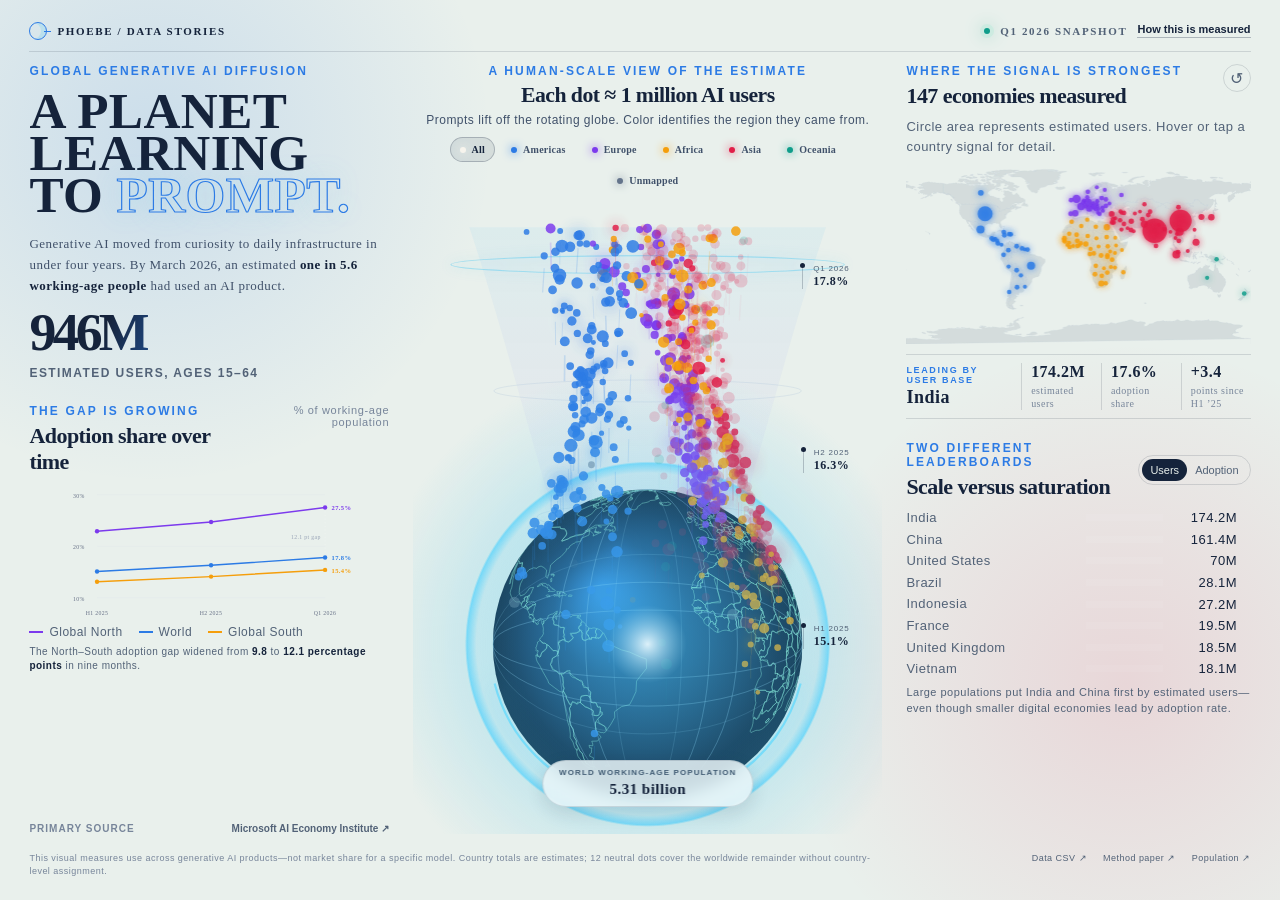
<file: Technology/ai-adoption-signal-atlas/index.html>
<!doctype html>
<html lang="en">
  <head>
    <meta charset="UTF-8" />
    <meta name="viewport" content="width=device-width, initial-scale=1.0" />
    <meta
      name="description"
      content="An interactive, source-backed view of global generative AI adoption in Q1 2026. Each dot represents approximately one million working-age users."
    />
    <meta name="theme-color" content="#06080d" />
    <title>Prompting the Planet — Global AI Adoption Atlas</title>
    <link rel="stylesheet" href="./styles.css" />
    <script src="./data/adoption-inline.js"></script>
    <script src="./data/world-inline.js"></script>
    <script src="./app.js" defer></script>
  </head>
  <body>
    <a class="skip-link" href="#dashboard">Skip to dashboard</a>
    <main id="dashboard" class="dashboard-shell">
      <header class="masthead">
        <a class="brand" href="../../../" aria-label="Back to dashboard portfolio">
          <span class="brand-mark" aria-hidden="true"></span>
          <span>PHOEBE / DATA STORIES</span>
        </a>
        <div class="masthead-meta">
          <span class="live-pulse" aria-hidden="true"></span>
          Q1 2026 SNAPSHOT
          <button class="text-button" id="open-method" type="button">How this is measured</button>
        </div>
      </header>

      <section class="story-panel" aria-labelledby="page-title">
        <div class="eyebrow">GLOBAL GENERATIVE AI DIFFUSION</div>
        <h1 id="page-title">A planet<br />learning to <em>prompt.</em></h1>
        <p class="dek">
          Generative AI moved from curiosity to daily infrastructure in under four years.
          By March 2026, an estimated <strong>one in 5.6 working-age people</strong> had used
          an AI product.
        </p>

        <div class="hero-stat" aria-live="polite">
          <span class="hero-stat-value" id="world-users">946M</span>
          <span class="hero-stat-label">estimated users, ages 15–64</span>
        </div>

        <section class="trend-card" aria-labelledby="trend-title">
          <div class="section-heading-row">
            <div>
              <p class="micro-label">THE GAP IS GROWING</p>
              <h2 id="trend-title">Adoption share over time</h2>
            </div>
            <span class="metric-badge">% of working-age population</span>
          </div>
          <div id="trend-chart" class="trend-chart" role="img" aria-label="Global North, Global South, and world AI adoption trends"></div>
          <div class="trend-legend" aria-hidden="true">
            <span><i class="north"></i>Global North</span>
            <span><i class="world"></i>World</span>
            <span><i class="south"></i>Global South</span>
          </div>
          <p class="chart-note">
            The North–South adoption gap widened from <strong>9.8</strong> to
            <strong>12.1 percentage points</strong> in nine months.
          </p>
        </section>

        <div class="source-strip">
          <span>PRIMARY SOURCE</span>
          <a href="https://aka.ms/DiffusionReport2026Q1" target="_blank" rel="noreferrer">
            Microsoft AI Economy Institute ↗
          </a>
        </div>
      </section>

      <section class="signal-panel" aria-labelledby="signal-title">
        <div class="signal-heading">
          <p class="micro-label">A HUMAN-SCALE VIEW OF THE ESTIMATE</p>
          <h2 id="signal-title">Each dot ≈ 1 million AI users</h2>
          <p>Prompts lift off the rotating globe. Color identifies the region they came from.</p>
        </div>

        <div id="region-filter" class="region-filter" aria-label="Filter the visualization by region"></div>

        <div class="signal-canvas-wrap">
          <canvas
            id="signal-canvas"
            width="760"
            height="900"
            role="img"
            aria-label="A rotating globe launching 946 dots into the sky, with each dot representing approximately one million generative AI users"
          ></canvas>
          <div class="atmosphere-label top-label">
            <span>Q1 2026</span><strong>17.8%</strong>
          </div>
          <div class="atmosphere-label mid-label">
            <span>H2 2025</span><strong>16.3%</strong>
          </div>
          <div class="atmosphere-label low-label">
            <span>H1 2025</span><strong>15.1%</strong>
          </div>
          <div class="earth-caption">
            <span>WORLD WORKING-AGE POPULATION</span>
            <strong>5.31 billion</strong>
          </div>
        </div>

      </section>

      <aside class="context-panel" aria-label="Geographic AI adoption analysis">
        <section class="map-card" aria-labelledby="map-title">
          <div class="section-heading-row">
            <div>
              <p class="micro-label">WHERE THE SIGNAL IS STRONGEST</p>
              <h2 id="map-title">147 economies measured</h2>
            </div>
            <button class="icon-button" id="reset-focus" type="button" aria-label="Reset country selection" title="Reset selection">↺</button>
          </div>
          <p class="panel-intro">Circle area represents estimated users. Hover or tap a country signal for detail.</p>
          <div class="map-wrap">
            <canvas id="map-canvas" width="650" height="310" role="img" aria-label="World map showing estimated generative AI users by country"></canvas>
            <div id="map-tooltip" class="map-tooltip" hidden></div>
          </div>
          <div id="country-focus" class="country-focus" aria-live="polite">
            <div><span class="focus-kicker">LEADING BY USER BASE</span><strong>India</strong></div>
            <div><strong>174M</strong><span>estimated users</span></div>
            <div><strong>17.6%</strong><span>adoption share</span></div>
            <div><strong>+3.4</strong><span>points since H1 ’25</span></div>
          </div>
        </section>

        <section class="ranking-card" aria-labelledby="ranking-title">
          <div class="section-heading-row ranking-heading">
            <div>
              <p class="micro-label">TWO DIFFERENT LEADERBOARDS</p>
              <h2 id="ranking-title">Scale versus saturation</h2>
            </div>
            <div class="metric-toggle" role="group" aria-label="Ranking metric">
              <button class="is-active" type="button" data-metric="users">Users</button>
              <button type="button" data-metric="rate">Adoption</button>
            </div>
          </div>
          <div id="ranking-bars" class="ranking-bars"></div>
          <p class="ranking-note" id="ranking-note">
            Large populations put India and China first by estimated users—even though smaller digital economies lead by adoption rate.
          </p>
        </section>

      </aside>

      <footer class="dashboard-footer">
        <p>
          This visual measures use across generative AI products—not market share for a specific model.
          Country totals are estimates; 12 neutral dots cover the worldwide remainder without country-level assignment.
        </p>
        <div class="footer-links">
          <a href="https://raw.githubusercontent.com/microsoft/ai-diffusion-report/main/data/AI_Diffusion_Q12026_Update.csv" target="_blank" rel="noreferrer">Data CSV ↗</a>
          <a href="https://doi.org/10.48550/arXiv.2511.02781" target="_blank" rel="noreferrer">Method paper ↗</a>
          <a href="https://ourworldindata.org/grapher/population-by-age-group-with-projections" target="_blank" rel="noreferrer">Population ↗</a>
        </div>
      </footer>
    </main>

    <dialog id="method-dialog" class="method-dialog">
      <button class="dialog-close" id="close-method" type="button" aria-label="Close methodology">×</button>
      <p class="micro-label">METHODOLOGY</p>
      <h2>What each dot means</h2>
      <p>
        Microsoft defines AI diffusion as the share of people aged 15–64 who used a generative AI product during the reporting period. The estimate is based on aggregated, anonymized telemetry and adjusted for operating-system and device-market share, internet penetration, and population.
      </p>
      <div class="formula">
        <span>Country AI user share</span><b>×</b><span>Population aged 15–64</span><b>=</b><span>Estimated users</span>
      </div>
      <p>
        Dot counts use largest-remainder rounding so the full field totals 946 dots. Twelve neutral dots represent the difference between Microsoft’s global rate and the sum of its published country estimates. This avoids inventing a country assignment.
      </p>
      <p class="dialog-caveat">
        Appropriate interpretation: directional adoption at population scale. Not appropriate: exact unique-user counts, product market share, or model preference.
      </p>
      <div class="dialog-links">
        <a href="https://aka.ms/DiffusionReport2026Q1" target="_blank" rel="noreferrer">Read the Q1 2026 report ↗</a>
        <a href="https://doi.org/10.48550/arXiv.2511.02781" target="_blank" rel="noreferrer">Read the technical paper ↗</a>
      </div>
    </dialog>

    <div id="load-error" class="load-error" hidden>
      The dashboard data could not be loaded. Please refresh or try again later.
    </div>
    <div class="cursor-aura" aria-hidden="true"></div>
  </body>
</html>
</file>
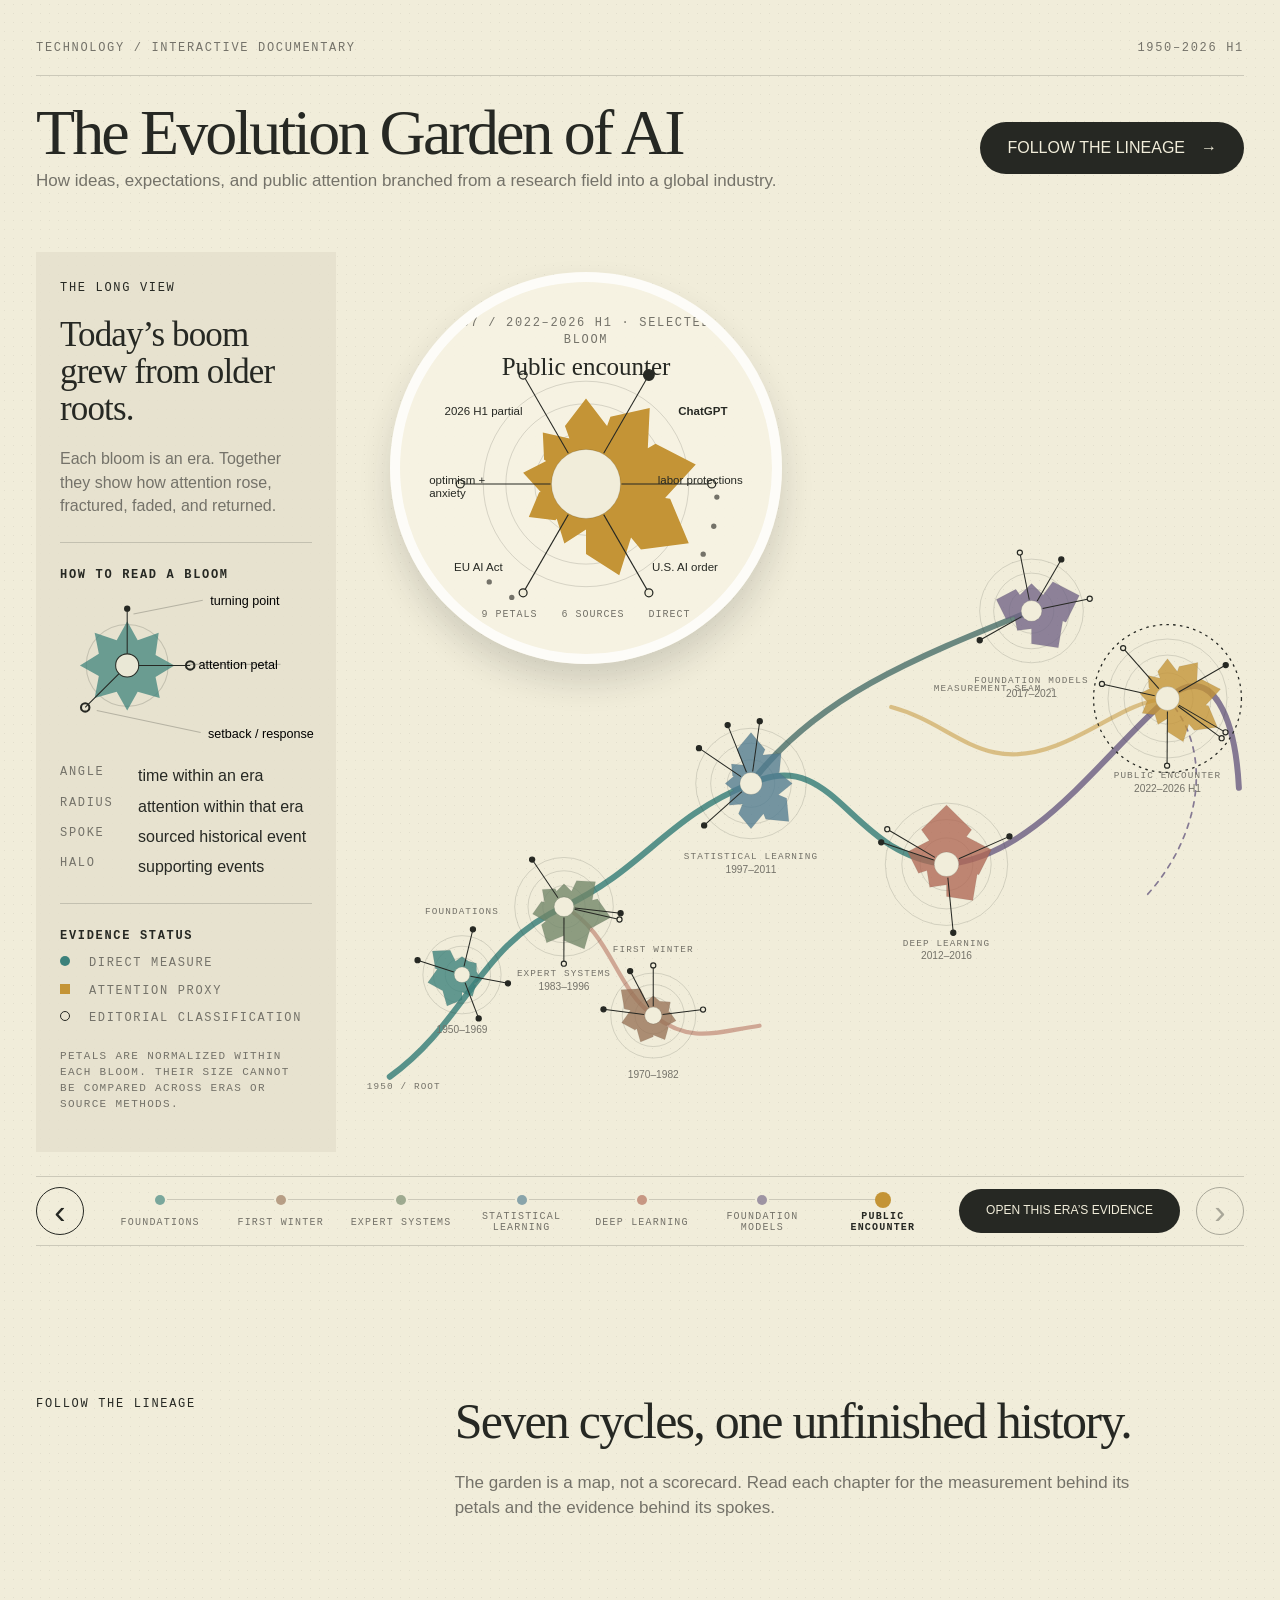
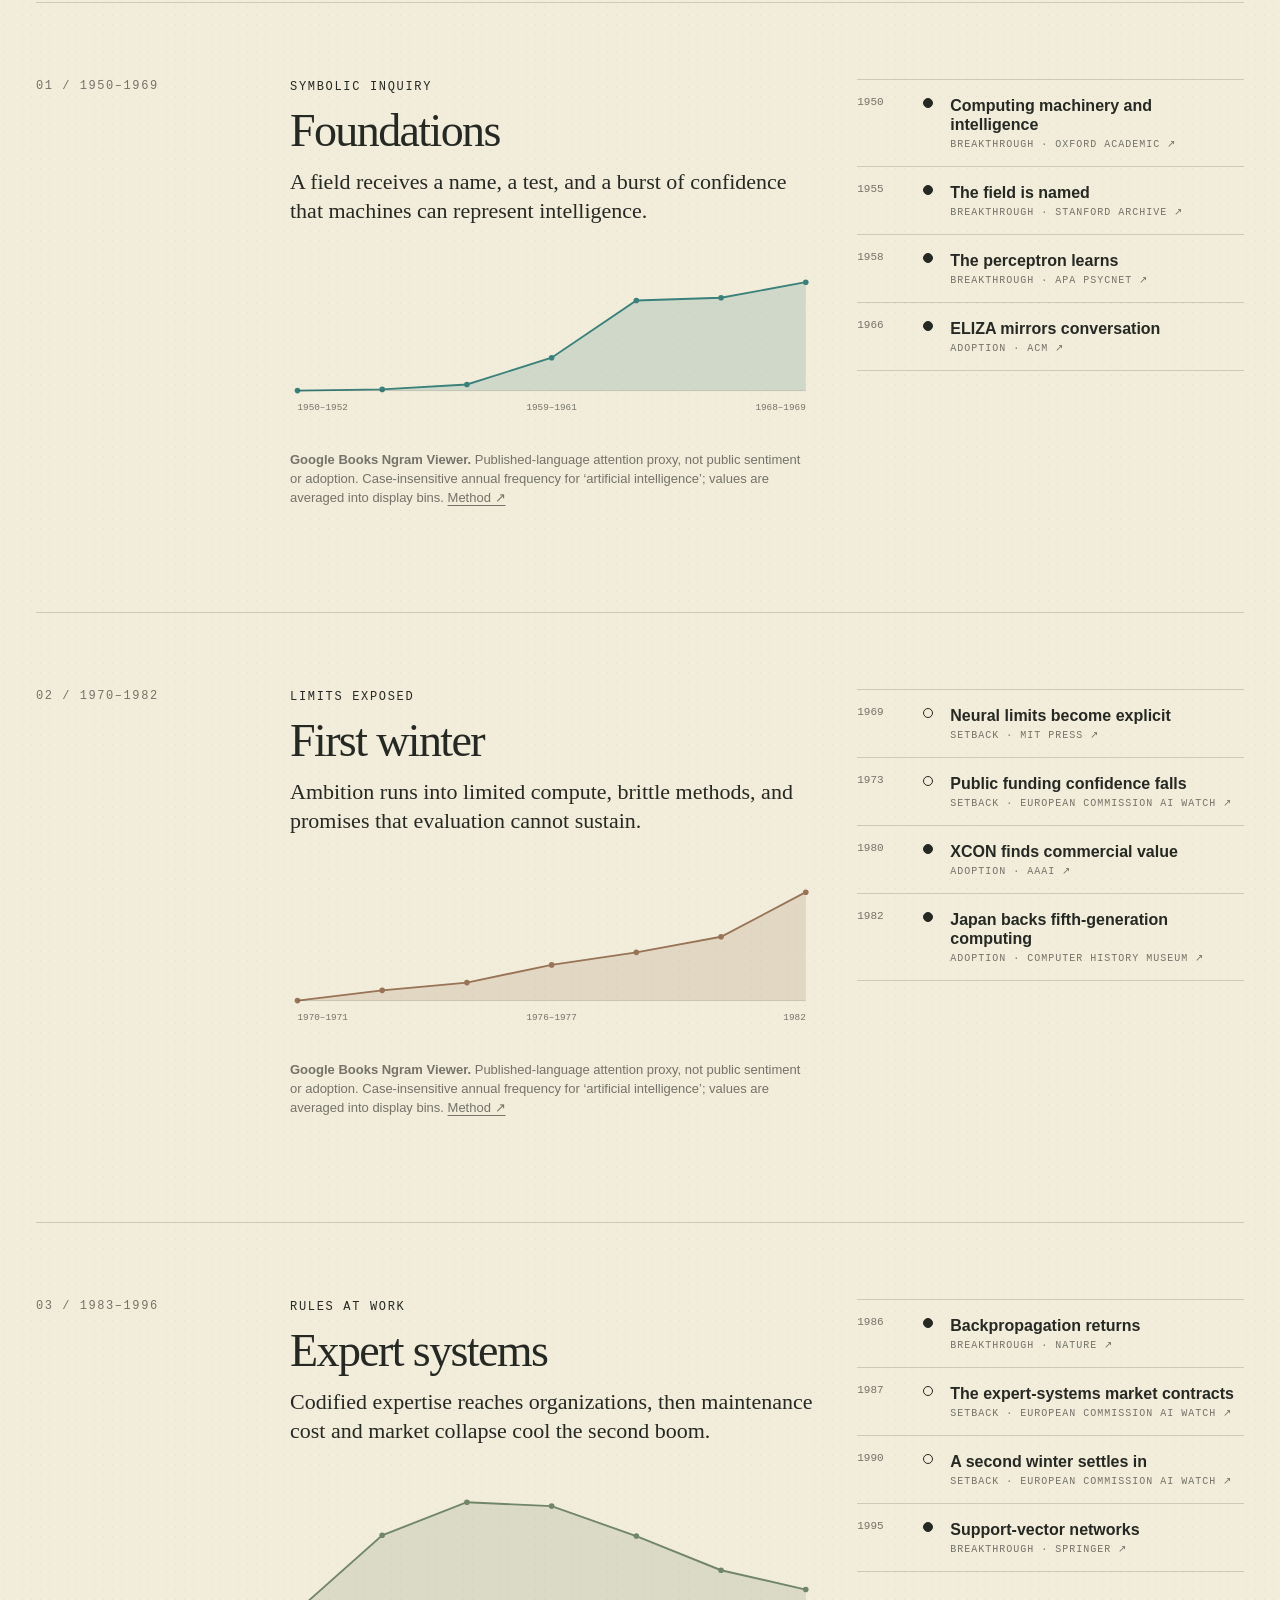
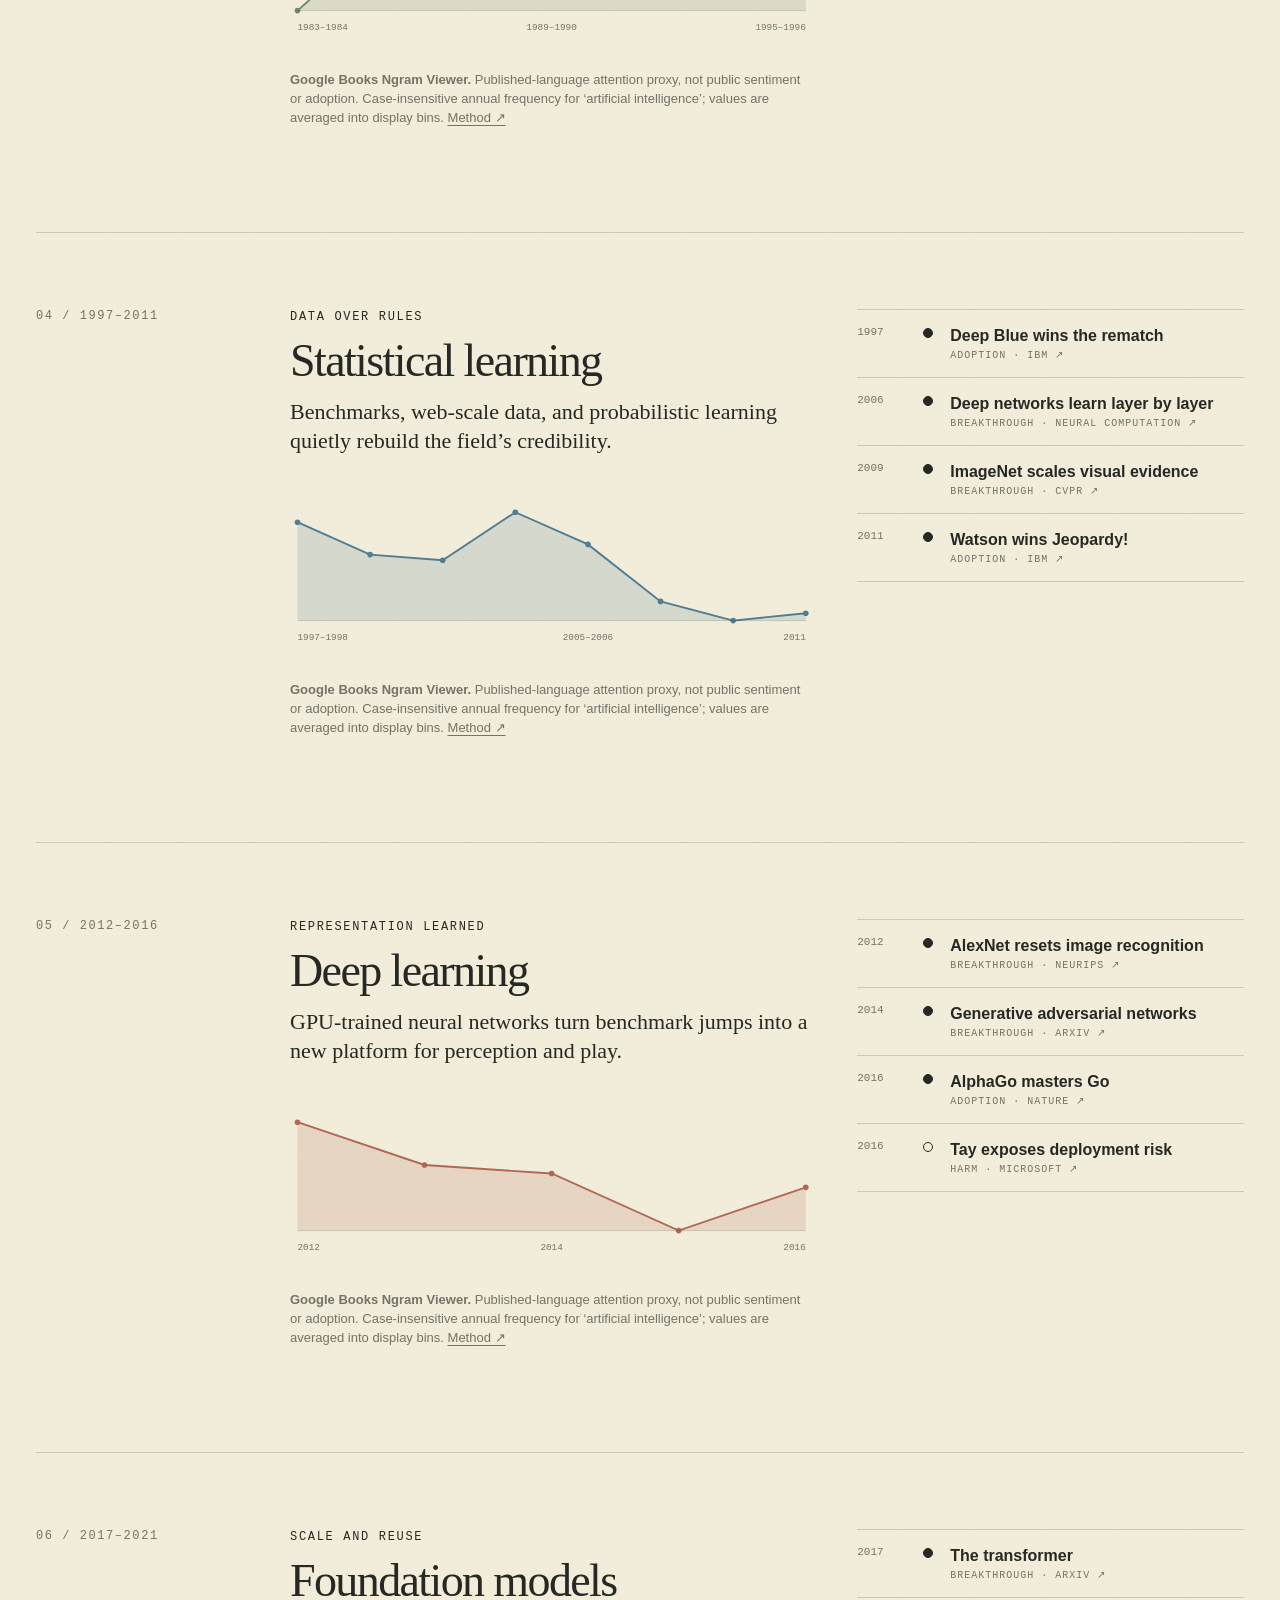
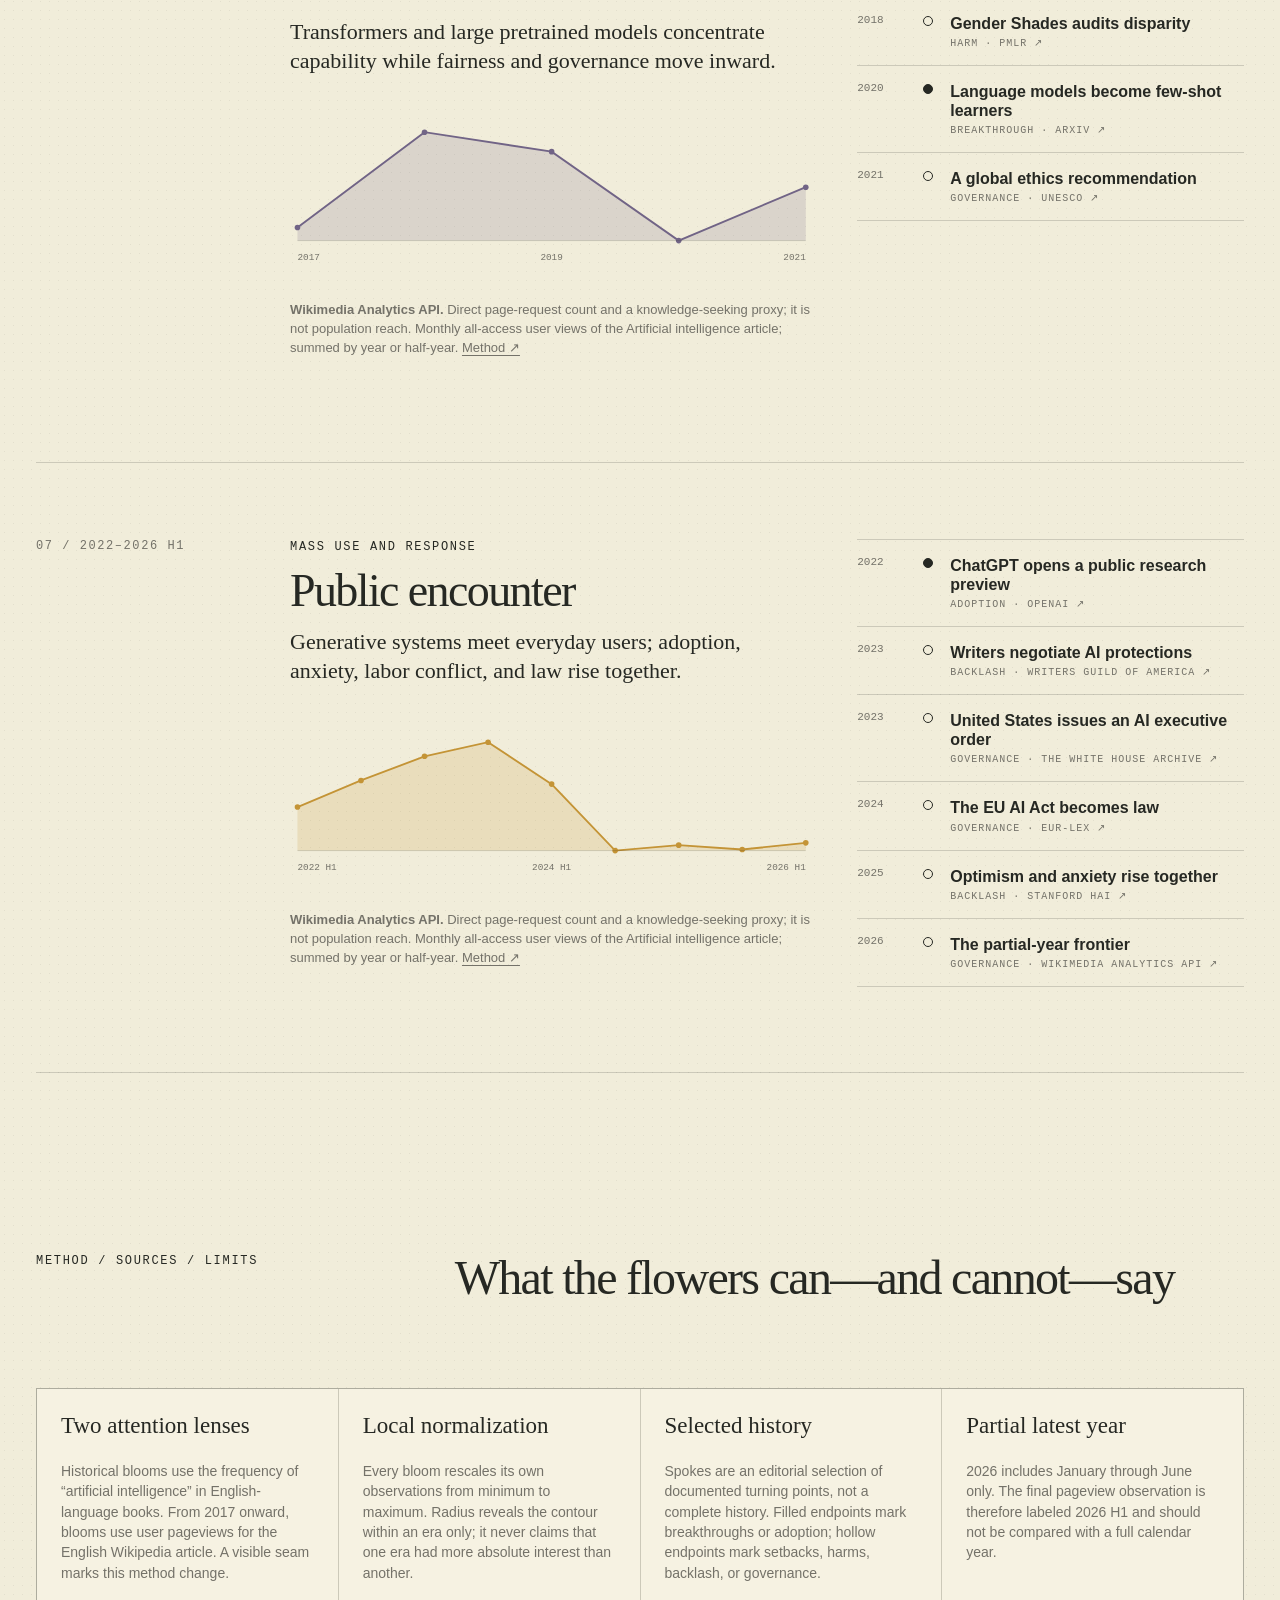
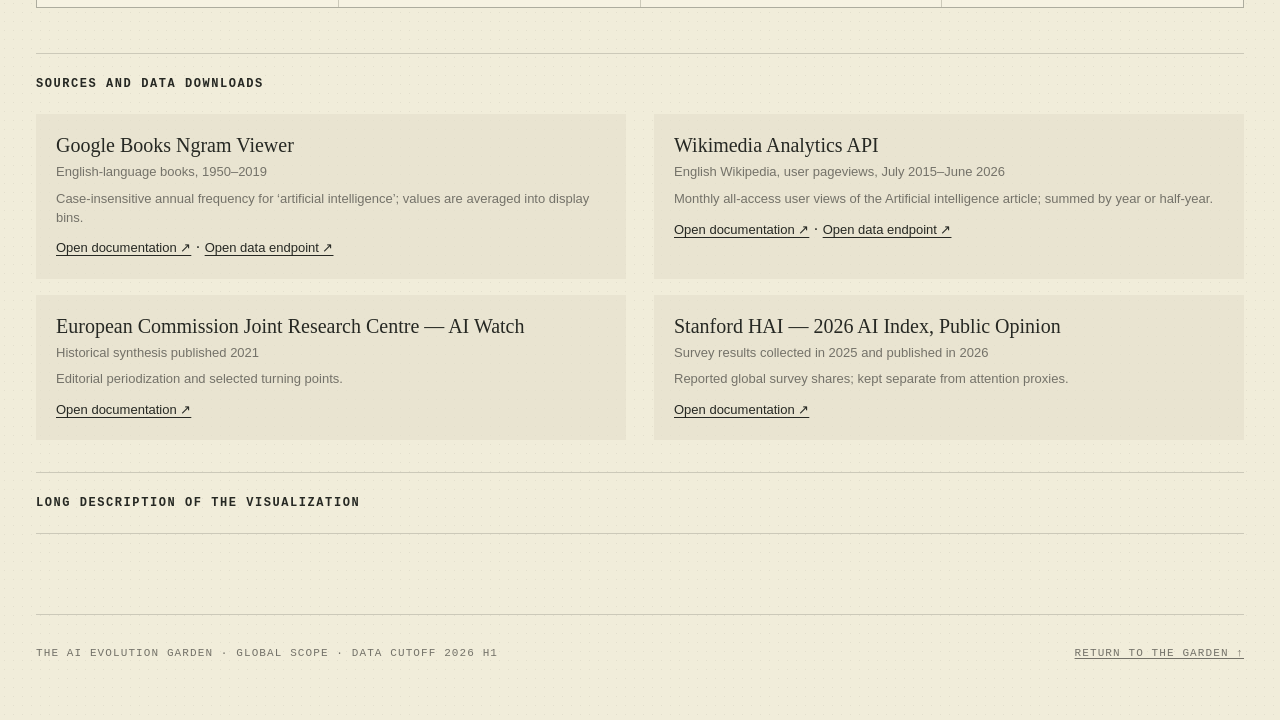
<file: Technology/ai-industry-evolution-atlas/index.html>
<!doctype html>
<html lang="en">
<head>
  <meta charset="utf-8">
  <meta name="viewport" content="width=device-width, initial-scale=1">
  <meta name="theme-color" content="#f1edda">
  <link rel="icon" href="data:image/svg+xml,%3Csvg xmlns='http://www.w3.org/2000/svg' viewBox='0 0 64 64'%3E%3Crect width='64' height='64' rx='32' fill='%23f1edda'/%3E%3Cpath d='M32 7 38 23 54 17 45 32 58 42 40 41 37 58 29 43 14 53 20 36 5 29 23 27Z' fill='%23c49436'/%3E%3Ccircle cx='32' cy='32' r='8' fill='%23f1edda'/%3E%3C/svg%3E">
  <meta name="description" content="A source-backed flower map tracing the booms, winters, breakthroughs, harms, and governance responses that shaped artificial intelligence from 1950 through 2026 H1.">
  <title>The AI Evolution Garden</title>
  <link rel="stylesheet" href="styles.css">
</head>
<body>
  <a class="skip-link" href="#atlas">Skip to the evolution atlas</a>
  <header class="masthead">
    <div class="eyebrow-row">
      <a class="portfolio-link" href="../../">Technology / Interactive documentary</a>
      <span>1950–2026 H1</span>
    </div>
    <div class="title-row">
      <div>
        <h1><span class="desktop-title">The Evolution Garden of AI</span><span class="mobile-title">The long roots of AI</span></h1>
        <p>How ideas, expectations, and public attention branched from a research field into a global industry.</p>
      </div>
      <a class="primary-action" href="#chapters">Follow the lineage <span aria-hidden="true">→</span></a>
    </div>
  </header>

  <main>
    <section class="atlas-shell" id="atlas" aria-labelledby="atlas-title">
      <h2 class="sr-only" id="atlas-title">Interactive AI evolution atlas</h2>
      <p class="mobile-thesis">Today’s boom grew from older roots. <span aria-hidden="true">↓</span></p>

      <aside class="reading-key" aria-label="How to read the evolution garden">
        <p class="kicker">The long view</p>
        <h2>Today’s boom grew from older roots.</h2>
        <p>Each bloom is an era. Together they show how attention rose, fractured, faded, and returned.</p>
        <div class="key-rule"></div>
        <h3>How to read a bloom</h3>
        <svg class="key-bloom" viewBox="0 0 240 145" role="img" aria-label="A sample bloom showing attention petals and event spokes">
          <g transform="translate(64 68)">
            <circle r="39" fill="none" stroke="currentColor" opacity=".18"/>
            <path d="M0,-42 L10,-24 L30,-31 L27,-10 L45,0 L27,11 L31,31 L10,25 L0,43 L-10,25 L-31,31 L-27,10 L-45,0 L-27,-11 L-31,-31 L-10,-24Z" fill="#3b817b" opacity=".72"/>
            <circle r="11" fill="#f1edda" stroke="currentColor" opacity=".95"/>
            <path d="M0,-11V-54M11,0H60M-8,8L-40,40" fill="none" stroke="currentColor"/>
            <circle cy="-54" r="3" fill="currentColor"/><circle cx="60" r="4" fill="none" stroke="currentColor" stroke-width="2"/><circle cx="-40" cy="40" r="4" fill="none" stroke="currentColor" stroke-width="2"/>
          </g>
          <path d="M70 19L136 6M122 67H210M35 111L134 132" stroke="currentColor" opacity=".25"/>
          <text x="143" y="10">turning point</text><text x="132" y="71">attention petal</text><text x="141" y="137">setback / response</text>
        </svg>
        <dl class="encoding-list">
          <div><dt>Angle</dt><dd>time within an era</dd></div>
          <div><dt>Radius</dt><dd>attention within that era</dd></div>
          <div><dt>Spoke</dt><dd>sourced historical event</dd></div>
          <div><dt>Halo</dt><dd>supporting events</dd></div>
        </dl>
        <div class="key-rule"></div>
        <h3>Evidence status</h3>
        <ul class="status-key">
          <li><span class="status-symbol direct"></span> Direct measure</li>
          <li><span class="status-symbol proxy"></span> Attention proxy</li>
          <li><span class="status-symbol editorial"></span> Editorial classification</li>
        </ul>
        <p class="key-caveat">Petals are normalized within each bloom. Their size cannot be compared across eras or source methods.</p>
      </aside>

      <div class="garden-stage">
        <svg id="garden" class="garden" viewBox="0 0 1040 710" role="img" aria-labelledby="garden-svg-title garden-svg-desc"></svg>
        <div id="bloom-inspector" class="bloom-inspector" aria-live="polite">
          <div class="inspector-heading">
            <p class="kicker" id="inspector-kicker"></p>
            <h2 id="inspector-title"></h2>
            <p id="inspector-thesis"></p>
          </div>
          <svg id="selected-bloom" viewBox="0 0 420 420" role="img" aria-labelledby="selected-svg-title selected-svg-desc"></svg>
          <div class="inspector-counts" id="inspector-counts"></div>
        </div>
        <article class="event-detail" id="event-detail" aria-live="polite" aria-labelledby="event-title">
          <button class="event-detail-close" id="event-detail-close" type="button" aria-label="Close event details"><span aria-hidden="true">×</span></button>
          <p class="event-type" id="event-type"></p>
          <h3 id="event-title"></h3>
          <p id="event-summary"></p>
          <a id="event-source" target="_blank" rel="noreferrer">Open source <span aria-hidden="true">↗</span></a>
        </article>
      </div>

      <nav class="era-navigation" aria-label="Select an era">
        <button class="round-button" id="previous-era" type="button" aria-label="Previous era"><span aria-hidden="true">‹</span></button>
        <div class="era-stepper" id="era-stepper"></div>
        <a class="evidence-action" id="evidence-action" href="#chapters">Open this era’s evidence</a>
        <button class="round-button" id="next-era" type="button" aria-label="Next era"><span aria-hidden="true">›</span></button>
      </nav>
    </section>

    <section class="documentary" id="chapters" aria-labelledby="chapters-title">
      <div class="documentary-intro">
        <p class="kicker">Follow the lineage</p>
        <h2 id="chapters-title">Seven cycles, one unfinished history.</h2>
        <p>The garden is a map, not a scorecard. Read each chapter for the measurement behind its petals and the evidence behind its spokes.</p>
      </div>
      <div id="chapter-list" class="chapter-list"></div>
    </section>

    <section class="methodology" id="method" aria-labelledby="method-title">
      <div>
        <p class="kicker">Method / sources / limits</p>
        <h2 id="method-title">What the flowers can—and cannot—say</h2>
      </div>
      <div class="method-grid">
        <article>
          <h3>Two attention lenses</h3>
          <p>Historical blooms use the frequency of “artificial intelligence” in English-language books. From 2017 onward, blooms use user pageviews for the English Wikipedia article. A visible seam marks this method change.</p>
        </article>
        <article>
          <h3>Local normalization</h3>
          <p>Every bloom rescales its own observations from minimum to maximum. Radius reveals the contour within an era only; it never claims that one era had more absolute interest than another.</p>
        </article>
        <article>
          <h3>Selected history</h3>
          <p>Spokes are an editorial selection of documented turning points, not a complete history. Filled endpoints mark breakthroughs or adoption; hollow endpoints mark setbacks, harms, backlash, or governance.</p>
        </article>
        <article>
          <h3>Partial latest year</h3>
          <p>2026 includes January through June only. The final pageview observation is therefore labeled 2026 H1 and should not be compared with a full calendar year.</p>
        </article>
      </div>
      <details open>
        <summary>Sources and data downloads</summary>
        <div id="source-list" class="source-list"></div>
      </details>
      <details>
        <summary>Long description of the visualization</summary>
        <div id="long-description" class="long-description"></div>
      </details>
    </section>
  </main>

  <footer>
    <p>The AI Evolution Garden · Global scope · Data cutoff 2026 H1</p>
    <a href="#atlas">Return to the garden ↑</a>
  </footer>
  <script src="app.js" defer></script>
</body>
</html>
</file>
<file: Ecommerce/mega-campaign-live-dashboard/styles.css>
:root {
  color-scheme: dark;
  --bg: #07131d;
  --surface: #0c1b28;
  --surface-2: #112534;
  --surface-3: #193448;
  --line: #29465a;
  --line-soft: #1d3648;
  --text: #f4faff;
  --muted: #9bb6c8;
  --subtle: #68899d;
  --cyan: #9edcff;
  --violet: #69bde9;
  --magenta: #9edcff;
  --orange: #ff851b;
  --green: #43d17a;
  --amber: #ffbd3e;
  --red: #ff4057;
  --red-soft: #3a101a;
  --shadow: 0 16px 42px rgb(0 0 0 / 0.28);
  --grid: rgb(158 220 255 / 0.13);
  --chart-fill: rgb(255 133 27 / 0.13);
  --focus: #ffffff;
  --accent-ink: #082130;
}

:root[data-theme="day"] {
  color-scheme: light;
  --bg: #f4f9fc;
  --surface: #ffffff;
  --surface-2: #f5faff;
  --surface-3: #e5f4fc;
  --line: #c9dfeb;
  --line-soft: #e0edf4;
  --text: #173042;
  --muted: #5f7888;
  --subtle: #8ba4b3;
  --cyan: #68bde9;
  --violet: #3b98c7;
  --magenta: #68bde9;
  --orange: #f47721;
  --green: #168c63;
  --amber: #d99a19;
  --red: #d92d3a;
  --red-soft: #fff0ef;
  --shadow: 0 14px 38px rgb(30 39 56 / 0.09);
  --grid: rgb(59 152 199 / 0.12);
  --chart-fill: rgb(244 119 33 / 0.1);
  --focus: #173042;
  --accent-ink: #102f43;
}

* { box-sizing: border-box; }
html { scroll-behavior: smooth; }
body {
  margin: 0;
  min-width: 320px;
  background: var(--bg);
  color: var(--text);
  font-family: Inter, ui-sans-serif, system-ui, -apple-system, BlinkMacSystemFont, "Segoe UI", sans-serif;
  font-size: 14px;
  font-variant-numeric: tabular-nums;
  transition: background-color 180ms ease, color 180ms ease;
}
button, select { font: inherit; }
button, a, select { -webkit-tap-highlight-color: transparent; }
button:focus-visible, a:focus-visible, select:focus-visible {
  outline: 2px solid var(--focus);
  outline-offset: 2px;
}
.app-shell {
  min-height: 100vh;
  display: grid;
  grid-template-columns: 176px minmax(0, 1fr);
  grid-template-rows: 72px 1fr 38px;
  grid-template-areas:
    "top top"
    "side main"
    "side foot";
}
.topbar {
  grid-area: top;
  position: sticky;
  top: 0;
  z-index: 20;
  display: flex;
  align-items: center;
  gap: 24px;
  padding: 0 20px;
  background: color-mix(in srgb, var(--surface) 94%, transparent);
  border-bottom: 1px solid var(--line);
  backdrop-filter: blur(14px);
}
.brand {
  min-width: 226px;
  display: flex;
  align-items: center;
  gap: 10px;
  color: var(--text);
  text-decoration: none;
}
.brand strong { display: block; font-size: 18px; letter-spacing: -0.03em; }
.brand small { display: block; color: var(--muted); font-size: 10px; text-transform: uppercase; letter-spacing: .08em; }
.brand-mark {
  position: relative;
  width: 34px;
  height: 32px;
  overflow: hidden;
  border-radius: 8px;
  background: var(--orange);
  box-shadow: inset -17px 0 var(--cyan);
}
.brand-mark::after {
  content: "11";
  position: absolute;
  inset: 0;
  display: grid;
  place-items: center;
  color: #fff;
  font-size: 11px;
  font-style: normal;
  font-weight: 900;
  letter-spacing: -.08em;
}
.brand-mark i { display: none; }
.live-cluster { display: flex; align-items: center; gap: 10px; white-space: nowrap; }
.live-pill {
  display: inline-flex;
  align-items: center;
  gap: 6px;
  padding: 5px 9px;
  border-radius: 5px;
  color: white;
  background: var(--red);
  text-transform: uppercase;
  font-size: 11px;
  font-weight: 800;
  letter-spacing: .05em;
}
.live-pill span { width: 6px; height: 6px; background: white; border-radius: 50%; }
.updated { color: var(--muted); font-size: 12px; }
.toolbar { margin-left: auto; display: flex; align-items: center; gap: 8px; }
.select-control {
  min-width: 118px;
  padding: 5px 10px;
  border: 1px solid var(--line);
  border-radius: 7px;
  background: var(--surface-2);
}
.select-control span { display: block; color: var(--subtle); font-size: 9px; text-transform: uppercase; }
.select-control select { width: 100%; color: var(--text); background: transparent; border: 0; padding: 1px 18px 0 0; outline: 0; font-size: 11px; }
.icon-button {
  position: relative;
  width: 42px;
  height: 42px;
  display: grid;
  place-items: center;
  border: 1px solid var(--line);
  border-radius: 7px;
  color: var(--text);
  background: var(--surface-2);
}
.icon-button svg, .theme-option svg { width: 18px; fill: none; stroke: currentColor; stroke-width: 1.8; stroke-linecap: round; stroke-linejoin: round; }
.icon-button b {
  position: absolute;
  top: -4px;
  right: -4px;
  width: 17px;
  height: 17px;
  display: grid;
  place-items: center;
  border-radius: 50%;
  color: white;
  background: var(--red);
  font-size: 9px;
}
.theme-control {
  display: flex;
  padding: 3px;
  border: 1px solid var(--line);
  border-radius: 9px;
  background: var(--surface-2);
}
.theme-option {
  min-height: 34px;
  display: flex;
  align-items: center;
  gap: 6px;
  padding: 5px 10px;
  border: 0;
  border-radius: 6px;
  color: var(--muted);
  background: transparent;
  cursor: pointer;
}
.theme-option[aria-pressed="true"] { color: var(--text); background: var(--surface-3); box-shadow: 0 1px 5px rgb(0 0 0 / .12); }
.theme-option span { font-size: 11px; font-weight: 700; }
.sidebar {
  grid-area: side;
  position: fixed;
  top: 72px;
  bottom: 0;
  width: 176px;
  padding: 18px 12px 48px;
  display: flex;
  flex-direction: column;
  border-right: 1px solid var(--line);
  background: var(--surface);
}
.mobile-section-title { display: none; }
.sidebar nav { display: grid; gap: 5px; }
.nav-item {
  min-height: 42px;
  display: flex;
  align-items: center;
  gap: 11px;
  padding: 0 12px;
  border-radius: 7px;
  color: var(--muted);
  text-decoration: none;
  font-size: 12px;
}
.nav-item span { width: 18px; text-align: center; }
.nav-item:hover, .nav-item.active { color: var(--text); background: var(--surface-3); }
.nav-item.active { box-shadow: inset 3px 0 var(--magenta); }
.system-summary {
  margin-top: auto;
  padding: 13px;
  border: 1px solid var(--line);
  border-radius: 8px;
  background: var(--surface-2);
}
.system-summary small, .system-summary strong, .system-summary span { display: block; }
.system-summary small { color: var(--muted); font-size: 9px; text-transform: uppercase; letter-spacing: .08em; }
.system-summary strong { margin: 6px 0 3px; color: var(--red); font-size: 12px; text-transform: uppercase; }
.system-summary strong i { display: inline-block; width: 7px; height: 7px; margin-right: 5px; border-radius: 50%; background: var(--red); box-shadow: 0 0 0 4px color-mix(in srgb, var(--red) 16%, transparent); }
.system-summary span { color: var(--muted); font-size: 10px; }
main { grid-area: main; min-width: 0; padding: 16px; }
.filter-context {
  min-height: 52px;
  display: flex;
  align-items: center;
  justify-content: space-between;
  gap: 16px;
  margin-bottom: 10px;
  padding: 9px 13px;
  border: 1px solid var(--line);
  border-radius: 8px;
  background: var(--surface);
}
.filter-context > div:first-child { min-width: 0; }
.filter-context .eyebrow { color: var(--magenta); font-size: 9px; font-weight: 800; text-transform: uppercase; letter-spacing: .08em; }
.filter-context strong { margin-left: 8px; font-size: 12px; }
.filter-context small { display: block; margin-top: 3px; color: var(--muted); font-size: 9px; }
.filter-actions { display: flex; align-items: center; gap: 12px; color: var(--muted); font-size: 10px; white-space: nowrap; }
.filter-actions button {
  min-height: 30px;
  padding: 0 11px;
  border: 1px solid var(--line);
  border-radius: 6px;
  color: var(--text);
  background: var(--surface-2);
  cursor: pointer;
}
.filter-actions button:disabled { opacity: .42; cursor: default; }
.incident-banner {
  min-height: 52px;
  display: grid;
  grid-template-columns: auto auto 1fr auto;
  align-items: center;
  gap: 12px;
  margin-bottom: 12px;
  padding: 8px 12px;
  border: 1px solid color-mix(in srgb, var(--red) 58%, var(--line));
  border-radius: 8px;
  background: var(--red-soft);
}
.incident-icon { width: 28px; height: 28px; display: grid; place-items: center; border-radius: 50%; color: white; background: var(--red); font-weight: 900; }
.incident-banner strong, .incident-banner span { display: block; }
.incident-banner strong { color: var(--red); text-transform: uppercase; font-size: 11px; }
.incident-banner span { margin-top: 2px; color: var(--muted); font-size: 10px; }
.incident-banner p { color: var(--muted); font-size: 11px; }
.incident-banner button, .primary-button {
  min-height: 34px;
  padding: 0 14px;
  border: 0;
  border-radius: 6px;
  color: white;
  background: var(--red);
  font-weight: 750;
  cursor: pointer;
}
.kpi-grid { display: grid; grid-template-columns: repeat(4, minmax(0, 1fr)); gap: 10px; margin-bottom: 10px; }
.kpi {
  position: relative;
  min-height: 164px;
  overflow: hidden;
  padding: 14px;
  border: 1px solid var(--line);
  border-radius: 9px;
  background: var(--surface);
  box-shadow: var(--shadow);
}
.kpi-heading { display: flex; justify-content: space-between; gap: 8px; text-transform: uppercase; font-size: 10px; font-weight: 800; }
.kpi-heading small { color: var(--muted); font-weight: 500; text-transform: none; }
.kpi-value { margin-top: 8px; font-size: clamp(23px, 2.3vw, 34px); font-weight: 780; letter-spacing: -.045em; }
.kpi-foot { display: flex; gap: 7px; align-items: center; margin-top: 3px; font-size: 10px; }
.kpi-foot span { color: var(--muted); }
.positive { color: var(--green) !important; }
.negative { color: var(--red) !important; }
.kpi-details {
  position: absolute;
  right: 0;
  bottom: 0;
  left: 0;
  display: grid;
  grid-template-columns: repeat(3, 1fr);
  border-top: 1px solid var(--line-soft);
  background: var(--surface-2);
}
.kpi-details span { min-width: 0; padding: 7px 9px; border-right: 1px solid var(--line-soft); }
.kpi-details span:last-child { border-right: 0; }
.kpi-details small, .kpi-details strong { display: block; overflow: hidden; text-overflow: ellipsis; white-space: nowrap; }
.kpi-details small { color: var(--muted); font-size: 8px; text-transform: uppercase; }
.kpi-details strong { margin-top: 3px; font-size: 10px; }
.sparkline { position: absolute; right: 10px; bottom: 48px; width: 44%; height: 38px; overflow: visible; }
.sparkline path { fill: none; stroke: var(--cyan); stroke-width: 2.2; vector-effect: non-scaling-stroke; }
.kpi[data-tone="violet"] .sparkline path { stroke: var(--violet); }
.kpi[data-tone="orange"] .sparkline path { stroke: var(--orange); }
.kpi[data-tone="blue"] .sparkline path { stroke: var(--cyan); }
.dashboard-grid {
  display: grid;
  grid-template-columns: minmax(0, 2.2fr) minmax(260px, .72fr);
  grid-template-areas:
    "performance incident"
    "funnel funnel"
    "categories categories"
    "campaign campaign";
  gap: 10px;
}
.panel {
  min-width: 0;
  border: 1px solid var(--line);
  border-radius: 9px;
  background: var(--surface);
  box-shadow: var(--shadow);
}
.performance-panel { grid-area: performance; }
.incident-panel { grid-area: incident; }
.funnel-panel { grid-area: funnel; }
.categories-panel { grid-area: categories; }
.campaign-panel { grid-area: campaign; }
.panel-head {
  min-height: 58px;
  display: flex;
  align-items: center;
  justify-content: space-between;
  gap: 12px;
  padding: 10px 13px;
  border-bottom: 1px solid var(--line-soft);
}
.panel-head small { color: var(--muted); font-size: 9px; text-transform: uppercase; letter-spacing: .07em; }
.panel-head h1, .panel-head h2 { margin: 2px 0 0; font-size: 15px; letter-spacing: -.02em; }
.metric-tabs, .rank-toggle { display: flex; padding: 3px; border: 1px solid var(--line); border-radius: 7px; background: var(--surface-2); }
.metric-tabs button, .rank-toggle button {
  min-height: 30px;
  padding: 0 12px;
  border: 0;
  border-radius: 5px;
  color: var(--muted);
  background: transparent;
  cursor: pointer;
  font-size: 10px;
  font-weight: 700;
}
.metric-tabs button.active, .rank-toggle button.active { color: var(--accent-ink); background: var(--magenta); }
.chart-summary { display: flex; align-items: center; gap: 14px; padding: 9px 15px 0; color: var(--muted); font-size: 10px; }
.chart-summary span { display: flex; align-items: center; gap: 6px; }
.chart-summary .chart-total { margin-left: auto; }
.chart-summary strong { color: var(--text); font-size: 12px; }
.legend { width: 16px; height: 2px; display: inline-block; background: var(--magenta); }
.legend.plan { height: 0; border-top: 2px dashed var(--subtle); background: transparent; }
.main-chart-wrap { padding: 0 7px; }
#main-chart { width: 100%; height: auto; display: block; overflow: visible; }
.chart-footer { display: flex; gap: 18px; padding: 7px 15px 11px; color: var(--muted); font-size: 9px; }
.chart-footer span { display: flex; align-items: center; gap: 5px; }
.status-dot { display: inline-block; width: 7px; height: 7px; border-radius: 50%; background: var(--green); box-shadow: 0 0 0 3px color-mix(in srgb, var(--green) 16%, transparent); }
.incident-panel { padding-bottom: 12px; }
.critical-badge { padding: 4px 7px; border-radius: 4px; color: white; background: var(--red); font-size: 9px; font-weight: 800; text-transform: uppercase; }
.incident-detail { margin: 12px; padding: 12px; border: 1px solid color-mix(in srgb, var(--red) 45%, var(--line)); border-radius: 7px; background: var(--red-soft); }
.incident-detail strong, .incident-detail span { display: block; }
.incident-detail strong { color: var(--red); font-size: 12px; }
.incident-detail span { margin-top: 4px; color: var(--muted); font-size: 10px; }
.incident-detail p { margin: 10px 0 0; color: var(--muted); font-size: 10px; line-height: 1.45; }
.service-list { padding: 0 12px; }
.service-list > div { display: grid; grid-template-columns: 1fr auto auto; gap: 9px; align-items: center; min-height: 35px; border-bottom: 1px solid var(--line-soft); font-size: 10px; }
.service-list span { display: flex; align-items: center; gap: 7px; }
.service-list i { width: 7px; height: 7px; border-radius: 50%; background: var(--green); }
.service-list i.critical { background: var(--red); }
.service-list i.warning { background: var(--amber); }
.service-list b { color: var(--text); font-weight: 650; }
.service-list em { color: var(--muted); font-style: normal; }
.impact-grid { display: grid; grid-template-columns: repeat(3, 1fr); gap: 6px; margin: 12px; }
.impact-grid span { padding: 9px; border: 1px solid var(--line); border-radius: 6px; background: var(--surface-2); }
.impact-grid small, .impact-grid strong { display: block; }
.impact-grid small { color: var(--muted); font-size: 8px; text-transform: uppercase; }
.impact-grid strong { margin-top: 4px; color: var(--red); font-size: 11px; }
.primary-button { width: calc(100% - 24px); margin: 0 12px; }
.funnel-health { display: flex; align-items: center; gap: 7px; color: var(--red); font-size: 10px; font-weight: 700; }
.funnel-health i { width: 8px; height: 8px; border-radius: 50%; background: var(--red); box-shadow: 0 0 0 4px color-mix(in srgb, var(--red) 15%, transparent); }
.funnel-layout { display: grid; grid-template-columns: minmax(0, 1.65fr) minmax(250px, .8fr); min-height: 300px; }
.funnel-visual {
  display: flex;
  align-items: stretch;
  gap: 7px;
  min-width: 0;
  padding: 22px 15px 18px;
  overflow-x: auto;
}
.funnel-stage {
  position: relative;
  flex: 1 0 118px;
  min-width: 0;
  display: flex;
  flex-direction: column;
  justify-content: flex-end;
  padding-top: 33px;
}
.funnel-stage::after {
  content: "";
  position: absolute;
  top: 50%;
  right: -7px;
  width: 7px;
  border-top: 1px dashed var(--line);
}
.funnel-stage:last-child::after { display: none; }
.funnel-drop {
  position: absolute;
  top: 0;
  right: -3px;
  z-index: 2;
  padding: 4px 6px;
  border: 1px solid var(--line);
  border-radius: 5px;
  color: var(--muted);
  background: var(--surface-2);
  font-size: 8px;
  font-weight: 750;
  transform: translateX(50%);
}
.funnel-drop.hot { color: white; border-color: var(--red); background: var(--red); }
.funnel-bar {
  position: relative;
  min-height: 78px;
  height: var(--funnel-height);
  display: flex;
  flex-direction: column;
  justify-content: flex-end;
  padding: 11px;
  overflow: hidden;
  border: 1px solid color-mix(in srgb, var(--stage-color) 50%, var(--line));
  border-radius: 8px 8px 4px 4px;
  background: color-mix(in srgb, var(--stage-color) 16%, var(--surface-2));
}
.funnel-bar::before { content: ""; position: absolute; inset: auto 0 0; height: 5px; background: var(--stage-color); }
.funnel-bar small { color: var(--muted); font-size: 8px; text-transform: uppercase; letter-spacing: .05em; }
.funnel-bar strong { margin-top: 5px; font-size: 17px; letter-spacing: -.03em; }
.funnel-rate { margin-top: 7px; color: var(--muted); font-size: 8px; text-align: center; }
.funnel-rate strong { color: var(--text); }
.dropoff-insights { border-left: 1px solid var(--line-soft); padding: 12px; background: var(--surface-2); }
.insight-title { display: flex; justify-content: space-between; gap: 8px; margin-bottom: 7px; }
.insight-title span { font-size: 10px; font-weight: 800; text-transform: uppercase; }
.insight-title small { color: var(--muted); font-size: 8px; }
.dropoff-alert { margin-top: 7px; padding: 9px; border: 1px solid var(--line); border-radius: 7px; background: var(--surface); }
.dropoff-alert > div, .dropoff-alert p { display: flex; align-items: center; justify-content: space-between; gap: 8px; }
.dropoff-alert > div strong { margin-right: auto; font-size: 10px; }
.drop-rank { width: 18px; height: 18px; display: grid; place-items: center; border-radius: 50%; color: var(--muted); background: var(--surface-3); font-size: 8px; }
.dropoff-alert > b { display: block; margin: 7px 0 4px; font-size: 18px; letter-spacing: -.03em; }
.dropoff-alert p { margin: 0 0 5px; color: var(--muted); font-size: 8px; }
.dropoff-alert p em { color: var(--amber); font-style: normal; }
.dropoff-alert > small { color: var(--muted); font-size: 8px; line-height: 1.35; }
.critical-drop { border-color: color-mix(in srgb, var(--red) 55%, var(--line)); background: var(--red-soft); }
.critical-drop > b, .critical-drop p em { color: var(--red); }
.warning-drop > b { color: var(--amber); }
.category-columns { display: grid; grid-template-columns: 1fr 1fr; }
.category-list { padding: 8px 12px 12px; }
.category-list + .category-list { border-left: 1px solid var(--line-soft); }
.category-row { display: grid; grid-template-columns: 18px minmax(92px, 1.15fr) minmax(90px, 1fr) 52px 48px; gap: 8px; align-items: center; min-height: 27px; font-size: 9px; }
.category-row .rank { color: var(--subtle); }
.category-row .bar-track { height: 7px; overflow: hidden; border-radius: 2px; background: var(--surface-3); }
.category-row .bar { height: 100%; width: var(--bar); background: var(--cyan); }
.category-list[data-category-list="bottom"] .bar { background: var(--red); }
.category-row .gmv { color: var(--muted); text-align: right; }
.category-row .delta { color: var(--green); text-align: right; font-weight: 700; }
.category-list[data-category-list="bottom"] .delta { color: var(--red); }
.text-button { border: 0; color: var(--cyan); background: transparent; cursor: pointer; font-size: 10px; }
.table-wrap { overflow-x: auto; }
table { width: 100%; border-collapse: collapse; font-size: 10px; }
th, td { padding: 9px 12px; border-bottom: 1px solid var(--line-soft); text-align: left; white-space: nowrap; }
th { color: var(--muted); font-size: 8px; text-transform: uppercase; letter-spacing: .05em; }
tbody tr:last-child td { border-bottom: 0; }
.promo-dot { display: inline-block; width: 7px; height: 7px; margin-right: 7px; border-radius: 2px; }
.promo-dot.magenta { background: var(--magenta); }
.promo-dot.blue { background: var(--cyan); }
.promo-dot.cyan { background: var(--cyan); }
.promo-dot.violet { background: var(--violet); }
.promo-dot.orange { background: var(--orange); }
.footer {
  grid-area: foot;
  display: flex;
  align-items: center;
  gap: 30px;
  padding: 0 16px;
  border-top: 1px solid var(--line);
  color: var(--muted);
  background: var(--surface);
  font-size: 9px;
  text-transform: uppercase;
  letter-spacing: .04em;
}

@media (max-width: 1100px) {
  .select-control { min-width: 106px; }
  .select-control span { display: none; }
  .dashboard-grid { grid-template-columns: minmax(0, 1fr) 280px; }
  .category-row { grid-template-columns: 16px minmax(78px, 1.1fr) minmax(64px, 1fr) 44px; }
  .category-row .gmv { display: none; }
}

@media (max-width: 820px) {
  .app-shell {
    display: block;
    padding-bottom: 64px;
  }
  .topbar {
    height: 64px;
    padding: 0 12px;
    gap: 8px;
  }
  .brand { min-width: 0; }
  .brand strong { font-size: 15px; }
  .brand small, .updated, .theme-option span { display: none; }
  .brand-mark { width: 29px; height: 27px; }
  .live-cluster { margin-left: auto; }
  .toolbar { margin-left: 0; }
  .select-control { display: none; }
  .theme-option { width: 34px; justify-content: center; padding: 0; }
  .icon-button { display: none; }
  .sidebar {
    position: fixed;
    z-index: 25;
    top: auto;
    right: 0;
    bottom: 0;
    left: 0;
    width: auto;
    height: 61px;
    padding: 0;
    border: 0;
    border-top: 1px solid var(--line);
  }
  .sidebar nav { height: 100%; display: grid; grid-template-columns: repeat(5, 1fr); }
  .nav-item {
    min-height: 100%;
    flex-direction: column;
    justify-content: center;
    gap: 2px;
    padding: 4px;
    border-radius: 0;
    font-size: 9px;
  }
  .nav-item span { font-size: 15px; }
  .nav-item.active { box-shadow: inset 0 3px var(--magenta); }
  .system-summary { display: none; }
  main { padding: 10px; }
  .filter-context { align-items: flex-start; }
  .filter-context strong { display: block; margin: 2px 0 0; }
  .filter-context small, .filter-actions span { display: none; }
  .incident-banner {
    grid-template-columns: auto 1fr auto;
    margin-bottom: 9px;
  }
  .incident-banner p { display: none; }
  .incident-banner button { width: 36px; padding: 0; overflow: hidden; font-size: 0; }
  .incident-banner button::after { content: "›"; font-size: 24px; }
  .kpi-grid { display: flex; overflow-x: auto; scroll-snap-type: x mandatory; scrollbar-width: none; }
  .kpi { min-width: min(82vw, 310px); min-height: 158px; scroll-snap-align: start; }
  .kpi-grid::-webkit-scrollbar { display: none; }
  .dashboard-grid { display: block; }
  .panel { margin-bottom: 9px; }
  .incident-panel { display: none; }
  .funnel-layout { grid-template-columns: 1fr; }
  .funnel-visual { padding-bottom: 14px; }
  .dropoff-insights { border-top: 1px solid var(--line-soft); border-left: 0; }
  .performance-panel { min-height: 440px; }
  .main-chart-wrap { overflow-x: auto; }
  #main-chart { min-width: 650px; }
  .chart-footer { gap: 10px; flex-wrap: wrap; }
  .category-columns { display: block; }
  .category-list { display: none; }
  .category-list.is-visible { display: block; }
  .category-list + .category-list { border-left: 0; }
  .category-row { min-height: 38px; grid-template-columns: 18px minmax(105px, 1.1fr) minmax(90px, 1fr) 48px 48px; }
  .category-row .gmv { display: block; }
  .campaign-panel { margin-bottom: 0; }
  .footer { display: none; }
}

@media (max-width: 460px) {
  .live-pill { padding: 4px 7px; }
  .theme-control { padding: 2px; }
  .theme-option { width: 31px; min-height: 31px; }
  .incident-banner strong { max-width: 210px; overflow: hidden; text-overflow: ellipsis; white-space: nowrap; }
  .category-row { grid-template-columns: 16px minmax(90px, 1fr) minmax(70px, .85fr) 44px; }
  .category-row .gmv { display: none; }
}

@media (prefers-reduced-motion: reduce) {
  *, *::before, *::after { scroll-behavior: auto !important; transition-duration: .01ms !important; }
}
</file>
<file: Education/coding-learning-platform/styles.css>
:root {
  --ink: #111827;
  --ink-soft: #374151;
  --muted: #6b7280;
  --paper: #fffdf5;
  --canvas: #f3f0e4;
  --cream: #fff8df;
  --line: rgba(17, 24, 39, .12);
  --lime: #c9ff3b;
  --mint: #7fffd4;
  --aqua: #61dafb;
  --orange: #ff9f1c;
  --pink: #ff4f8b;
  --blue: #5b7cfa;
  --ide: #121720;
  --ide-2: #1b2330;
  --code: #d8f5e3;
  --radius-xl: 34px;
  --radius-lg: 24px;
  --shadow: 0 24px 80px rgba(31, 41, 55, .14);
  --mono: "JetBrains Mono", ui-monospace, SFMono-Regular, Menlo, monospace;
  --sans: "Instrument Sans", Inter, ui-sans-serif, system-ui, sans-serif;
}

* { box-sizing: border-box; }

html { scroll-behavior: smooth; }

body {
  margin: 0;
  min-height: 100vh;
  font-family: var(--sans);
  color: var(--ink);
  background:
    radial-gradient(circle at 18% 18%, rgba(201, 255, 59, .42), transparent 28%),
    radial-gradient(circle at 80% 2%, rgba(97, 218, 251, .34), transparent 26%),
    linear-gradient(135deg, #fffdf4 0%, #f0ead9 48%, #e8f7ee 100%);
  overflow-x: hidden;
}

button, select, textarea { font: inherit; }

button, select { cursor: pointer; }

.cursor-orb {
  position: fixed;
  inset: auto auto 8% 46%;
  width: 320px;
  height: 320px;
  border-radius: 999px;
  background: conic-gradient(from 80deg, rgba(201,255,59,.28), rgba(127,255,212,.24), rgba(255,159,28,.18), rgba(201,255,59,.28));
  filter: blur(18px);
  pointer-events: none;
  animation: floatOrb 8s ease-in-out infinite alternate;
  z-index: 0;
}

@keyframes floatOrb {
  to { transform: translate3d(60px, -38px, 0) scale(1.12) rotate(15deg); }
}

.app-shell {
  position: relative;
  z-index: 1;
  display: grid;
  grid-template-columns: 236px minmax(0, 1fr);
  gap: 14px;
  min-height: 100vh;
  padding: 14px;
}

.sidebar {
  position: sticky;
  top: 14px;
  height: calc(100vh - 28px);
  display: flex;
  flex-direction: column;
  gap: 16px;
  padding: 16px;
  border: 1px solid rgba(17,24,39,.12);
  border-radius: var(--radius-xl);
  background: rgba(255, 253, 245, .72);
  box-shadow: var(--shadow);
  backdrop-filter: blur(24px);
}

.brand {
  display: flex;
  gap: 10px;
  align-items: center;
  color: inherit;
  text-decoration: none;
}

.brand-mark {
  display: grid;
  place-items: center;
  width: 44px;
  height: 44px;
  border-radius: 15px;
  background: var(--ide);
  color: var(--lime);
  font-weight: 900;
  box-shadow: inset 0 0 0 2px rgba(201,255,59,.18);
}

.brand strong { display: block; font-size: 1.04rem; line-height: 1; }
.brand small { display: block; margin-top: 3px; color: var(--muted); font-size: .74rem; }

.nav {
  display: flex;
  flex-direction: column;
  gap: 6px;
}

.nav-link {
  display: flex;
  align-items: center;
  gap: 10px;
  min-height: 40px;
  padding: 9px 11px;
  border-radius: 14px;
  color: var(--ink-soft);
  text-decoration: none;
  font-weight: 700;
  transition: transform .2s ease, background .2s ease, color .2s ease;
}

.nav-link span {
  font-family: var(--mono);
  font-size: .74rem;
  color: var(--muted);
}

.nav-link:hover { transform: translateX(4px); background: rgba(17,24,39,.05); }
.nav-link.active { background: var(--ide); color: white; }
.nav-link.active span { color: var(--lime); }

.sidebar-card {
  margin-top: auto;
  padding: 14px;
  border-radius: 18px;
  background: linear-gradient(145deg, var(--lime), #fff2a8);
  border: 1px solid rgba(17, 24, 39, .12);
}

.sidebar-card p { margin: 0 0 8px; color: rgba(17,24,39,.62); font-size: .82rem; font-weight: 800; text-transform: uppercase; letter-spacing: .08em; }
.sidebar-card strong { display: block; font-size: 1rem; }
.sidebar-card span { display: block; margin-top: 8px; color: rgba(17,24,39,.7); line-height: 1.35; }

.workspace { min-width: 0; }

.topbar {
  display: flex;
  justify-content: space-between;
  align-items: center;
  gap: 12px;
  margin-bottom: 8px;
  padding: 0;
}

.eyebrow {
  margin: 0 0 5px;
  color: var(--muted);
  font-size: .78rem;
  font-weight: 900;
  letter-spacing: .12em;
  text-transform: uppercase;
}

h1, h2, h3, p { margin-top: 0; }

h1 {
  max-width: 760px;
  margin-bottom: 0;
  font-size: clamp(1.28rem, 1.75vw, 2.2rem);
  line-height: .98;
  letter-spacing: -.055em;
}

h2 { margin-bottom: 0; font-size: clamp(1.1rem, 1.35vw, 1.55rem); line-height: 1; letter-spacing: -.04em; }
h3 { margin-bottom: 8px; }

.top-actions { display: flex; gap: 10px; align-items: center; white-space: nowrap; }

.primary-btn, .ghost-btn, .cell-run, .editor-toolbar button, .terminal-head button {
  min-height: 38px;
  border: 0;
  border-radius: 999px;
  padding: 0 18px;
  font-weight: 900;
  transition: transform .18s ease, box-shadow .18s ease, background .18s ease;
}

.primary-btn {
  background: var(--ide);
  color: var(--lime);
  box-shadow: 0 14px 36px rgba(17,24,39,.22);
}

.ghost-btn {
  background: rgba(255,255,255,.56);
  color: var(--ink);
  border: 1px solid var(--line);
}

.ghost-btn.small { min-height: 38px; font-size: .9rem; }

.primary-btn:hover, .ghost-btn:hover, .cell-run:hover, .editor-toolbar button:hover, .terminal-head button:hover {
  transform: translateY(-2px);
}

.hero-grid {
  display: grid;
  grid-template-columns: minmax(0, 1fr) 260px;
  gap: 8px;
  margin-bottom: 8px;
}

.hero-card, .coach-card, .panel {
  border: 1px solid rgba(17,24,39,.12);
  border-radius: var(--radius-xl);
  background: rgba(255, 253, 245, .72);
  box-shadow: var(--shadow);
  backdrop-filter: blur(18px);
}

.hero-card {
  display: grid;
  grid-template-columns: 280px minmax(0, 1fr);
  align-items: center;
  gap: 10px;
  padding: 10px 12px;
  overflow: hidden;
}

.hero-card h2 { max-width: 700px; font-size: clamp(1rem, 1.25vw, 1.32rem); line-height: 1; }
.hero-card p { max-width: 760px; margin-bottom: 0; color: var(--ink-soft); font-size: .94rem; line-height: 1.45; }

.pill {
  display: inline-flex;
  margin-bottom: 6px;
  padding: 5px 8px;
  border-radius: 999px;
  background: rgba(201,255,59,.58);
  font-size: .72rem;
  font-weight: 900;
}

.hero-stats {
  display: grid;
  grid-template-columns: repeat(4, 1fr);
  gap: 6px;
  align-self: stretch;
}

.hero-stats div {
  padding: 10px 12px;
  border-radius: 14px;
  background: var(--ide);
  color: white;
}

.hero-stats strong { display: inline-block; color: var(--lime); font-size: 1.22rem; line-height: .9; }
.hero-stats span { display: inline-block; margin-left: 6px; color: rgba(255,255,255,.72); font-size: .72rem; font-weight: 700; }

.coach-card {
  display: flex;
  gap: 8px;
  align-items: center;
  padding: 10px 12px;
  background: linear-gradient(145deg, rgba(255,253,245,.8), rgba(127,255,212,.24));
}

.coach-avatar {
  flex: 0 0 auto;
  display: grid;
  place-items: center;
  width: 36px;
  height: 36px;
  border-radius: 13px;
  background: var(--orange);
  color: var(--ink);
  font-weight: 950;
}

.coach-card h3 { margin-bottom: 3px; font-size: .92rem; }
.coach-card p:last-child { margin-bottom: 0; color: var(--ink-soft); font-size: .82rem; line-height: 1.25; }

.content-grid {
  display: grid;
  grid-template-columns: 300px minmax(0, 1fr) 340px;
  gap: 8px;
  align-items: stretch;
}

.panel { padding: 12px; scroll-margin-top: 10px; }
.path-panel { grid-column: 1; grid-row: 1 / span 3; }
.studio-panel { grid-column: 2; grid-row: 1 / span 3; padding: 0; overflow: hidden; }
.notebook-panel { grid-column: 3; grid-row: 1; }
.coach-panel { grid-column: 3; grid-row: 2; }
.progress-panel { grid-column: 3; grid-row: 3; }

.panel-head {
  display: flex;
  align-items: center;
  justify-content: space-between;
  gap: 8px;
  margin-bottom: 8px;
}

.panel-head.compact { padding: 12px 12px 0; margin-bottom: 8px; }

select {
  min-height: 36px;
  padding: 0 38px 0 14px;
  border: 1px solid var(--line);
  border-radius: 16px;
  background: rgba(255,255,255,.72);
  color: var(--ink);
  font-weight: 800;
}

.module-list { display: grid; gap: 8px; }

.module-card {
  display: grid;
  grid-template-columns: auto 1fr auto;
  gap: 9px;
  align-items: center;
  padding: 8px;
  border: 1px solid var(--line);
  border-radius: 16px;
  background: rgba(255,255,255,.54);
}

.module-card[data-status="active"] { background: linear-gradient(135deg, rgba(201,255,59,.38), rgba(255,255,255,.66)); }
.module-card[data-status="locked"] { opacity: .62; }

.module-icon {
  display: grid;
  place-items: center;
  width: 34px;
  height: 34px;
  border-radius: 12px;
  background: var(--ide);
  color: var(--lime);
  font-family: var(--mono);
  font-weight: 900;
}

.module-card strong { display: block; margin-bottom: 2px; font-size: .84rem; }
.module-card small { color: var(--muted); font-size: .71rem; font-weight: 700; line-height: 1.15; }

.status {
  padding: 5px 7px;
  border-radius: 999px;
  background: rgba(17,24,39,.08);
  color: var(--ink-soft);
  font-size: .62rem;
  font-weight: 900;
  text-transform: uppercase;
}

.mode-tabs {
  display: flex;
  padding: 4px;
  border: 1px solid var(--line);
  border-radius: 999px;
  background: rgba(255,255,255,.54);
}

.mode-tab {
  min-height: 30px;
  border: 0;
  border-radius: 999px;
  padding: 0 13px;
  background: transparent;
  color: var(--muted);
  font-weight: 900;
}

.mode-tab.active { background: var(--ide); color: var(--lime); }

.ide-window {
  margin: 0 12px 12px;
  border-radius: 22px;
  background: var(--ide);
  color: white;
  overflow: hidden;
  box-shadow: inset 0 0 0 1px rgba(255,255,255,.08);
}

.ide-top {
  display: flex;
  align-items: center;
  gap: 8px;
  min-height: 40px;
  padding: 0 12px;
  border-bottom: 1px solid rgba(255,255,255,.08);
}

.dot { width: 12px; height: 12px; border-radius: 999px; }
.red { background: #ff5f57; }
.yellow { background: #ffbd2e; }
.green { background: #28c840; }

.ide-top strong { margin-left: 8px; font-family: var(--mono); font-size: .88rem; }
.ide-top small { margin-left: auto; color: rgba(255,255,255,.48); }

.ide-body {
  display: grid;
  grid-template-columns: 118px minmax(0, 1fr) 142px;
  min-height: 410px;
}

.file-tree {
  padding: 12px 9px;
  border-right: 1px solid rgba(255,255,255,.08);
  background: rgba(255,255,255,.03);
}

.file-tree p {
  margin: 0 0 12px;
  color: rgba(255,255,255,.42);
  font: 700 .72rem var(--mono);
}

.file {
  display: block;
  width: 100%;
  margin-bottom: 6px;
  padding: 8px 7px;
  border: 0;
  border-radius: 10px;
  background: transparent;
  color: rgba(255,255,255,.68);
  text-align: left;
  font: 600 .78rem var(--mono);
}

.file.active { background: rgba(201,255,59,.12); color: var(--lime); }

.editor-wrap { min-width: 0; }

.editor-toolbar {
  display: flex;
  align-items: center;
  justify-content: space-between;
  min-height: 36px;
  padding: 0 12px;
  border-bottom: 1px solid rgba(255,255,255,.08);
  color: rgba(255,255,255,.62);
  font-size: .82rem;
  font-weight: 800;
}

.editor-toolbar button, .terminal-head button {
  min-height: 30px;
  padding: 0 11px;
  background: rgba(255,255,255,.08);
  color: rgba(255,255,255,.74);
}

textarea {
  display: block;
  width: 100%;
  height: 374px;
  padding: 16px 18px;
  border: 0;
  outline: 0;
  resize: none;
  background:
    linear-gradient(90deg, rgba(255,255,255,.035) 0 48px, transparent 48px),
    var(--ide);
  color: var(--code);
  font: 500 .92rem/1.62 var(--mono);
  tab-size: 4;
}

.test-panel {
  padding: 12px;
  border-left: 1px solid rgba(255,255,255,.08);
  background: rgba(255,255,255,.025);
}

.check-item {
  margin-bottom: 8px;
  padding: 8px;
  border-radius: 12px;
  font-size: .75rem;
  font-weight: 900;
}

.pass { background: rgba(127,255,212,.14); color: #9effdf; }
.warn { background: rgba(255,159,28,.14); color: #ffc46b; }
.fail { background: rgba(255,79,139,.14); color: #ff9dbc; }

.score-ring {
  display: grid;
  place-items: center;
  width: 92px;
  height: 92px;
  margin: 14px auto 0;
  border-radius: 999px;
  background: conic-gradient(var(--lime) 0 72%, rgba(255,255,255,.12) 72% 100%);
  color: var(--ink);
}

.score-ring strong {
  display: block;
  font-size: 1.55rem;
  line-height: .85;
}

.score-ring span { font-size: .68rem; font-weight: 900; text-transform: uppercase; }

.terminal {
  border-top: 1px solid rgba(255,255,255,.08);
  background: #080d14;
}

.terminal-head {
  display: flex;
  justify-content: space-between;
  align-items: center;
  min-height: 34px;
  padding: 0 12px;
  color: rgba(255,255,255,.62);
  font-size: .82rem;
  font-weight: 900;
}

.terminal pre {
  min-height: 88px;
  margin: 0;
  padding: 12px;
  color: var(--mint);
  white-space: pre-wrap;
  font: 500 .82rem/1.45 var(--mono);
}

.notebook {
  display: grid;
  gap: 7px;
}

.cell {
  position: relative;
  padding: 10px;
  border: 1px solid var(--line);
  border-radius: 18px;
  background: rgba(255,255,255,.58);
}

.cell-label {
  display: inline-flex;
  margin-bottom: 7px;
  padding: 4px 7px;
  border-radius: 999px;
  background: rgba(91,124,250,.12);
  color: var(--blue);
  font: 900 .72rem var(--mono);
}

.cell h3 { margin-bottom: 6px; font-size: .98rem; }
.cell p { margin-bottom: 0; font-size: .86rem; line-height: 1.35; }

.cell code {
  display: block;
  padding: 8px;
  border-radius: 12px;
  background: #141922;
  color: var(--code);
  font-family: var(--mono);
  font-size: .78rem;
  line-height: 1.45;
}

.cell-run {
  margin-top: 8px;
  min-height: 30px;
  background: var(--lime);
  color: var(--ink);
}

.cell-output {
  margin: 8px 0 0;
  padding: 9px;
  border-radius: 12px;
  background: rgba(17,24,39,.06);
  color: var(--ink-soft);
  white-space: pre-wrap;
  font-family: var(--mono);
  font-size: .76rem;
}

.coach-flow {
  display: grid;
  gap: 7px;
}

.bubble {
  max-width: 88%;
  padding: 9px 10px;
  border-radius: 16px;
  font-size: .86rem;
  line-height: 1.35;
  font-weight: 700;
}

.bubble.learner { background: rgba(17,24,39,.08); }
.bubble.tutor { justify-self: end; background: var(--ide); color: white; }
.bubble code { color: var(--lime); font-family: var(--mono); }

.insight-card {
  padding: 12px;
  border-radius: 16px;
  background: linear-gradient(135deg, rgba(255,159,28,.22), rgba(201,255,59,.24));
}

.insight-card p { margin: 6px 0 0; color: var(--ink-soft); font-size: .86rem; line-height: 1.35; }

.progress-bars {
  display: grid;
  gap: 8px;
}

.progress-bars div {
  display: grid;
  grid-template-columns: 1fr 1.15fr 38px;
  gap: 8px;
  align-items: center;
}

.progress-bars span { color: var(--ink-soft); font-size: .82rem; font-weight: 800; }
.progress-bars strong { text-align: right; font-family: var(--mono); }

.progress-bars i {
  position: relative;
  height: 10px;
  overflow: hidden;
  border-radius: 999px;
  background: rgba(17,24,39,.08);
}

.progress-bars i::after {
  content: "";
  position: absolute;
  inset: 0 auto 0 0;
  width: var(--w);
  border-radius: inherit;
  background: linear-gradient(90deg, var(--blue), var(--mint), var(--lime));
}

@media (max-width: 1180px) {
  .app-shell { grid-template-columns: 1fr; }
  .sidebar {
    position: relative;
    top: auto;
    height: auto;
  }
  .nav { flex-direction: row; overflow-x: auto; padding-bottom: 2px; }
  .nav-link { white-space: nowrap; }
  .sidebar-card { display: none; }
  .content-grid { grid-template-columns: 1fr; }
  .path-panel, .studio-panel, .notebook-panel, .coach-panel, .progress-panel { grid-column: auto; grid-row: auto; }
}

@media (max-width: 820px) {
  .app-shell { padding: 12px; }
  .topbar, .hero-card, .hero-grid { grid-template-columns: 1fr; }
  .topbar { flex-direction: column; }
  .top-actions { width: 100%; }
  .top-actions button { flex: 1; }
  .panel-head { align-items: flex-start; flex-direction: column; }
  .ide-body { grid-template-columns: 1fr; }
  .file-tree, .test-panel { display: none; }
  textarea { height: 320px; }
}

@media (prefers-reduced-motion: reduce) {
  *, *::before, *::after { animation: none !important; scroll-behavior: auto !important; transition: none !important; }
}
</file>
<file: Education/resume-review-design-studio/styles.css>
:root {
  --ink: #171412;
  --muted: #756b64;
  --line: rgba(23, 20, 18, .12);
  --paper: #fffdf8;
  --wash: #f4efe5;
  --cream: #fbf4e8;
  --clay: #b95c43;
  --clay-dark: #883f31;
  --sage: #8fa987;
  --blue: #315f7d;
  --gold: #d8a83f;
  --charcoal: #262321;
  --good: #176f4d;
  --bad: #a93232;
  --warn: #a86f16;
  --shadow: 0 22px 70px rgba(48, 37, 31, .16);
  --sans: "Instrument Sans", Inter, ui-sans-serif, system-ui, sans-serif;
  --serif: "Libre Baskerville", Georgia, serif;
  --mono: "JetBrains Mono", ui-monospace, SFMono-Regular, monospace;
}

* { box-sizing: border-box; }

html { scroll-behavior: smooth; }

body {
  margin: 0;
  min-height: 100vh;
  color: var(--ink);
  font-family: var(--sans);
  background:
    linear-gradient(90deg, rgba(23,20,18,.045) 1px, transparent 1px),
    linear-gradient(rgba(23,20,18,.035) 1px, transparent 1px),
    radial-gradient(circle at 14% 12%, rgba(185,92,67,.22), transparent 28%),
    radial-gradient(circle at 92% 20%, rgba(143,169,135,.22), transparent 24%),
    var(--wash);
  background-size: 44px 44px, 44px 44px, auto, auto, auto;
}

button, input, textarea { font: inherit; }
button { cursor: pointer; }

.studio-shell {
  display: grid;
  grid-template-columns: 238px minmax(0, 1fr);
  min-height: 100vh;
  gap: 14px;
  padding: 14px;
}

.left-rail {
  position: sticky;
  top: 14px;
  height: calc(100vh - 28px);
  display: flex;
  flex-direction: column;
  gap: 18px;
  padding: 16px;
  border: 1px solid var(--line);
  border-radius: 28px;
  background: rgba(255,253,248,.78);
  box-shadow: var(--shadow);
  backdrop-filter: blur(18px);
}

.brand {
  display: flex;
  gap: 10px;
  align-items: center;
  color: inherit;
  text-decoration: none;
}

.brand-mark {
  display: grid;
  place-items: center;
  width: 46px;
  height: 46px;
  border-radius: 16px;
  background: var(--charcoal);
  color: #ffe8c2;
  font-weight: 900;
  letter-spacing: -.06em;
}

.brand strong { display: block; line-height: 1; }
.brand small { display: block; margin-top: 4px; color: var(--muted); font-size: .74rem; }

.rail-nav {
  display: grid;
  gap: 7px;
}

.rail-nav a {
  padding: 10px 12px;
  border-radius: 15px;
  color: var(--muted);
  text-decoration: none;
  font-weight: 800;
}

.rail-nav a.active,
.rail-nav a:hover {
  background: var(--charcoal);
  color: #fff7e8;
}

.skill-card {
  margin-top: auto;
  display: flex;
  flex-wrap: wrap;
  gap: 8px;
  padding: 14px;
  border: 1px solid rgba(23,20,18,.1);
  border-radius: 22px;
  background: linear-gradient(145deg, rgba(255,255,255,.72), rgba(255,232,194,.68));
}

.skill-card p {
  flex: 0 0 100%;
  margin: 0;
  color: var(--muted);
  font-size: .76rem;
  font-weight: 900;
  letter-spacing: .1em;
  text-transform: uppercase;
}

.skill-card span {
  padding: 6px 8px;
  border-radius: 999px;
  background: rgba(23,20,18,.08);
  font-size: .74rem;
  font-weight: 800;
}

.main-workspace { min-width: 0; }

.topbar {
  display: flex;
  justify-content: space-between;
  align-items: center;
  gap: 18px;
  margin-bottom: 12px;
  padding: 4px 2px 0;
}

.eyebrow {
  margin: 0 0 5px;
  color: var(--clay-dark);
  font: 900 .72rem var(--mono);
  letter-spacing: .08em;
  text-transform: uppercase;
}

h1, h2, h3, p { margin-top: 0; }

h1 {
  max-width: 780px;
  margin-bottom: 0;
  font-size: clamp(1.6rem, 3.1vw, 3.7rem);
  line-height: .92;
  letter-spacing: -.075em;
}

h2 {
  margin-bottom: 0;
  font-size: clamp(1.05rem, 1.35vw, 1.5rem);
  letter-spacing: -.045em;
  line-height: 1;
}

.action-row, .input-actions, .approved-head {
  display: flex;
  gap: 8px;
  align-items: center;
}

.primary-btn, .ghost-btn {
  min-height: 40px;
  border: 0;
  border-radius: 999px;
  padding: 0 16px;
  font-weight: 900;
  transition: transform .18s ease, box-shadow .18s ease, background .18s ease;
}

.primary-btn {
  background: var(--charcoal);
  color: #fff7e8;
  box-shadow: 0 14px 32px rgba(23,20,18,.22);
}

.ghost-btn {
  border: 1px solid var(--line);
  background: rgba(255,253,248,.72);
  color: var(--ink);
}

.ghost-btn.small { min-height: 34px; padding: 0 12px; font-size: .86rem; }
.ghost-btn.mini { min-height: 30px; padding: 0 10px; font-size: .76rem; }
.primary-btn:hover, .ghost-btn:hover { transform: translateY(-1px); }

.workflow-grid {
  display: grid;
  grid-template-columns: 330px minmax(460px, 1fr) 360px;
  gap: 10px;
  align-items: stretch;
}

.panel {
  border: 1px solid var(--line);
  border-radius: 28px;
  background: rgba(255,253,248,.82);
  box-shadow: var(--shadow);
  backdrop-filter: blur(16px);
}

.intake-panel, .suggestions-panel { padding: 14px; }
.resume-panel { padding: 14px; }

.panel-head {
  display: flex;
  justify-content: space-between;
  align-items: flex-start;
  gap: 12px;
  margin-bottom: 12px;
}

.status-pill {
  flex: 0 0 auto;
  padding: 7px 9px;
  border-radius: 999px;
  background: rgba(49,95,125,.1);
  color: var(--blue);
  font-size: .72rem;
  font-weight: 900;
}

.upload-zone {
  display: grid;
  gap: 5px;
  margin-bottom: 12px;
  padding: 16px;
  border: 1px dashed rgba(23,20,18,.28);
  border-radius: 20px;
  background: rgba(255,244,222,.62);
  cursor: pointer;
}

.upload-zone input { display: none; }
.upload-zone strong { font-size: 1rem; }
.upload-zone span { color: var(--muted); font-size: .8rem; line-height: 1.3; }

.field-label {
  display: block;
  margin: 10px 0 6px;
  color: var(--muted);
  font-size: .78rem;
  font-weight: 900;
  text-transform: uppercase;
  letter-spacing: .06em;
}

.text-input, textarea {
  width: 100%;
  border: 1px solid rgba(23,20,18,.13);
  border-radius: 16px;
  outline: 0;
  background: rgba(255,255,255,.72);
  color: var(--ink);
}

.text-input {
  height: 40px;
  padding: 0 12px;
  font-weight: 800;
}

textarea {
  min-height: 410px;
  padding: 12px;
  resize: vertical;
  line-height: 1.45;
}

.input-actions { justify-content: flex-end; margin-top: 10px; }

.score-chip {
  display: grid;
  place-items: center;
  min-width: 72px;
  height: 62px;
  border-radius: 18px;
  background: var(--charcoal);
  color: #fff7e8;
}

.score-chip strong { font-size: 1.45rem; line-height: 1; }
.score-chip span { color: rgba(255,247,232,.66); font-size: .64rem; font-weight: 900; text-transform: uppercase; }

.resume-paper {
  min-height: 628px;
  padding: 34px;
  border: 1px solid rgba(23,20,18,.12);
  border-radius: 18px;
  background: white;
  box-shadow: inset 0 0 0 1px rgba(23,20,18,.04);
}

.resume-header {
  display: flex;
  justify-content: space-between;
  gap: 20px;
  padding-bottom: 18px;
  margin-bottom: 18px;
  border-bottom: 2px solid currentColor;
}

.resume-header h3 {
  margin: 0 0 6px;
  font-size: 1.8rem;
  letter-spacing: -.05em;
}

.resume-header p { margin: 0; color: var(--muted); }
.resume-header span { font: 800 .72rem var(--mono); text-transform: uppercase; letter-spacing: .06em; }

.annotated-resume {
  display: grid;
  gap: 10px;
  font-size: .92rem;
  line-height: 1.55;
}

.resume-line {
  position: relative;
  padding: 10px 12px;
  border-radius: 12px;
  background: rgba(23,20,18,.025);
}

.resume-line.has-issue {
  background: linear-gradient(90deg, rgba(185,92,67,.16), rgba(255,255,255,.6));
  border-left: 4px solid var(--clay);
}

.resume-line.accepted {
  background: linear-gradient(90deg, rgba(23,111,77,.14), rgba(255,255,255,.6));
  border-left-color: var(--good);
}

.resume-line.rejected {
  opacity: .55;
  text-decoration: line-through;
}

.highlight-mark {
  padding: 1px 4px;
  border-radius: 6px;
  background: rgba(185,92,67,.2);
  color: var(--clay-dark);
  font-weight: 900;
}

.review-summary {
  display: grid;
  grid-template-columns: repeat(3, 1fr);
  gap: 7px;
  margin-bottom: 10px;
}

.review-summary div {
  padding: 10px;
  border-radius: 16px;
  background: rgba(23,20,18,.06);
}

.review-summary strong { display: block; font-size: 1.35rem; }
.review-summary span { color: var(--muted); font-size: .68rem; font-weight: 900; text-transform: uppercase; }

.suggestion-list {
  display: grid;
  gap: 8px;
  max-height: 372px;
  overflow: auto;
  padding-right: 3px;
}

.suggestion-card {
  padding: 11px;
  border: 1px solid rgba(23,20,18,.1);
  border-radius: 18px;
  background: rgba(255,255,255,.66);
}

.suggestion-card.accepted { border-color: rgba(23,111,77,.32); background: rgba(23,111,77,.08); }
.suggestion-card.rejected { opacity: .55; }

.suggestion-meta {
  display: flex;
  justify-content: space-between;
  gap: 10px;
  margin-bottom: 7px;
  color: var(--muted);
  font-size: .7rem;
  font-weight: 900;
  letter-spacing: .06em;
  text-transform: uppercase;
}

.suggestion-card strong { display: block; margin-bottom: 6px; }
.suggestion-card p { margin-bottom: 8px; color: var(--muted); font-size: .84rem; line-height: 1.35; }
.rewrite { padding: 9px; border-radius: 12px; background: rgba(49,95,125,.08); color: var(--blue); font-size: .84rem; line-height: 1.35; }

.suggestion-actions {
  display: flex;
  gap: 7px;
  margin-top: 9px;
}

.suggestion-actions button {
  flex: 1;
  min-height: 30px;
  border: 0;
  border-radius: 999px;
  font-weight: 900;
}

.accept-btn { background: rgba(23,111,77,.14); color: var(--good); }
.reject-btn { background: rgba(169,50,50,.12); color: var(--bad); }

.approved-box {
  margin-top: 10px;
  padding: 11px;
  border-radius: 18px;
  background: var(--charcoal);
  color: #fff7e8;
}

.approved-head { justify-content: space-between; margin-bottom: 8px; }
.approved-head .eyebrow { color: #f0c891; margin: 0; }
.approved-content { max-height: 168px; overflow: auto; color: rgba(255,247,232,.82); font-size: .84rem; line-height: 1.45; white-space: pre-wrap; }

.design-studio {
  margin-top: 10px;
  padding: 14px;
}

.template-grid {
  display: grid;
  grid-template-columns: repeat(5, minmax(150px, 1fr));
  gap: 9px;
}

.template-card {
  display: grid;
  gap: 8px;
  min-height: 150px;
  padding: 12px;
  border: 1px solid rgba(23,20,18,.12);
  border-radius: 20px;
  background: rgba(255,255,255,.62);
  text-align: left;
}

.template-card.active {
  outline: 3px solid rgba(185,92,67,.34);
  background: #fffaf0;
}

.template-preview {
  height: 64px;
  border-radius: 12px;
  background: linear-gradient(135deg, var(--charcoal) 0 35%, #fff 35% 100%);
}

.template-card strong { font-size: .92rem; }
.template-card span { color: var(--muted); font-size: .76rem; line-height: 1.25; }

.template-minimal { color: #24201d; font-family: var(--sans); }
.template-executive { color: #0f1f32; font-family: var(--serif); }
.template-modern { color: #13251e; font-family: var(--sans); }
.template-creative { color: #351b22; font-family: var(--sans); }
.template-compact { color: #1c1c1c; font-family: var(--mono); font-size: .84rem; }

.template-executive .resume-header { color: #17395c; border-bottom-width: 1px; }
.template-modern .resume-header { color: #176f4d; }
.template-creative .resume-header { color: #b64067; border-bottom-style: dashed; }
.template-compact .resume-header { color: #1c1c1c; }

.export-note {
  margin-top: 10px;
  padding: 12px 14px;
  border-radius: 18px;
  background: rgba(23,20,18,.08);
  color: var(--muted);
  font-size: .88rem;
}

.export-note strong { color: var(--ink); }

@media (max-width: 1240px) {
  .studio-shell { grid-template-columns: 1fr; }
  .left-rail {
    position: relative;
    top: auto;
    height: auto;
  }
  .rail-nav { display: flex; overflow-x: auto; }
  .rail-nav a { white-space: nowrap; }
  .skill-card { display: none; }
  .workflow-grid { grid-template-columns: 1fr; }
  .template-grid { grid-template-columns: repeat(2, minmax(0, 1fr)); }
}

@media (max-width: 720px) {
  .studio-shell { padding: 10px; }
  .topbar, .panel-head { flex-direction: column; align-items: stretch; }
  .action-row { width: 100%; }
  .action-row button { flex: 1; }
  h1 { font-size: 2rem; }
  .resume-paper { padding: 20px; }
  .template-grid { grid-template-columns: 1fr; }
}

@media print {
  @page { size: A4; margin: 14mm; }
  body { background: white; }
  .left-rail, .topbar, .intake-panel, .suggestions-panel, .design-studio, .export-note, .panel-head { display: none !important; }
  .studio-shell, .main-workspace, .workflow-grid, .resume-panel {
    display: block !important;
    padding: 0 !important;
    margin: 0 !important;
    box-shadow: none !important;
    border: 0 !important;
    background: white !important;
  }
  .resume-paper {
    min-height: auto;
    padding: 0;
    border: 0;
    border-radius: 0;
    box-shadow: none;
  }
  .resume-line {
    break-inside: avoid;
    background: transparent !important;
    border-left: 0 !important;
    padding: 4px 0;
  }
  .resume-line.rejected { display: none; }
  .highlight-mark {
    background: transparent;
    color: inherit;
    padding: 0;
  }
}
</file>
<file: Technology/ai-adoption-signal-atlas/styles.css>
:root {
  color-scheme: light;
  --bg: #e9f0ec;
  --panel: rgba(255, 255, 255, 0.72);
  --panel-strong: #f8fbf8;
  --text: #15233b;
  --muted: #526277;
  --faint: #77859a;
  --line: rgba(21, 35, 59, 0.14);
  --line-strong: rgba(21, 35, 59, 0.28);
  --cyan: #2c7be5;
  --purple: #7c3aed;
  --orange: #f59e0b;
  --pink: #e11d48;
  --mint: #0f9d8a;
  --slate: #64748b;
  --radius: 18px;
  --font: Baskerville, "Iowan Old Style", "Palatino Linotype", serif;
  --display: Baskerville, "Iowan Old Style", "Palatino Linotype", serif;
  --ui-font: "Helvetica Neue", Helvetica, Arial, sans-serif;
}

:root[data-font="helvetica"] {
  --font: "Helvetica Neue", Helvetica, Arial, sans-serif;
  --display: "Helvetica Neue", Helvetica, Arial, sans-serif;
}

:root[data-font="gill"] {
  --font: "Gill Sans", "Gill Sans MT", Calibri, sans-serif;
  --display: "Gill Sans", "Gill Sans MT", Calibri, sans-serif;
}

:root[data-font="optima"] {
  --font: Optima, "Segoe UI", sans-serif;
  --display: Optima, "Segoe UI", sans-serif;
}

:root[data-font="baskerville"] {
  --font: Baskerville, "Iowan Old Style", "Palatino Linotype", serif;
  --display: Baskerville, "Iowan Old Style", "Palatino Linotype", serif;
}

* {
  box-sizing: border-box;
}

html {
  background: var(--bg);
  scroll-behavior: smooth;
}

body {
  margin: 0;
  min-width: 320px;
  background:
    radial-gradient(circle at 12% 16%, rgba(44, 123, 229, 0.16), transparent 25%),
    radial-gradient(circle at 88% 76%, rgba(225, 29, 72, 0.12), transparent 26%),
    var(--bg);
  background-size: auto, auto, auto;
  color: var(--text);
  font-family: var(--font);
  -webkit-font-smoothing: antialiased;
  letter-spacing: 0.03em;
}

button,
a {
  font: inherit;
}

a {
  color: inherit;
}

button {
  color: inherit;
}

.skip-link {
  position: fixed;
  left: 16px;
  top: -64px;
  z-index: 100;
  padding: 10px 14px;
  border-radius: 8px;
  background: var(--text);
  color: var(--bg);
  transition: top 180ms ease;
}

.skip-link:focus {
  top: 16px;
}

.dashboard-shell {
  width: min(1920px, 100%);
  height: 100svh;
  min-height: 760px;
  margin: 0 auto;
  padding: 18px clamp(18px, 2.3vw, 48px) 18px;
  display: grid;
  grid-template-columns: minmax(320px, 0.84fr) minmax(480px, 1.28fr) minmax(350px, 0.88fr);
  grid-template-rows: 34px minmax(0, 1fr) 40px;
  gap: 18px clamp(22px, 2.2vw, 44px);
  overflow: hidden;
}

.masthead {
  grid-column: 1 / -1;
  min-height: 34px;
  display: flex;
  align-items: center;
  justify-content: space-between;
  border-bottom: 1px solid var(--line);
  padding-bottom: 8px;
  color: var(--muted);
  font-size: 11px;
  font-weight: 700;
  letter-spacing: 0.15em;
}

.brand,
.masthead-meta {
  display: flex;
  align-items: center;
  gap: 10px;
}

.brand {
  color: var(--text);
  text-decoration: none;
}

.brand-mark {
  width: 18px;
  height: 18px;
  border: 1.5px solid var(--cyan);
  border-radius: 50%;
  box-shadow: inset -5px 0 0 rgba(76, 201, 240, 0.22);
  position: relative;
}

.brand-mark::after {
  content: "";
  position: absolute;
  width: 7px;
  height: 1px;
  background: var(--cyan);
  right: -5px;
  top: 8px;
}

.live-pulse {
  width: 6px;
  height: 6px;
  background: var(--mint);
  border-radius: 50%;
  box-shadow: 0 0 0 4px rgba(84, 224, 181, 0.12), 0 0 18px var(--mint);
}

.text-button,
.icon-button,
.metric-toggle button,
.region-button {
  border: 0;
  cursor: pointer;
}

.text-button {
  padding: 0 0 2px;
  background: none;
  color: var(--text);
  border-bottom: 1px solid var(--line-strong);
  letter-spacing: 0;
  font-size: 11px;
  font-family: var(--ui-font);
}

.story-panel,
.context-panel,
.signal-panel {
  min-width: 0;
  min-height: 0;
}

.story-panel {
  padding-top: 0;
  display: flex;
  flex-direction: column;
  overflow: hidden;
}

.eyebrow,
.micro-label,
.focus-kicker,
.selection-kicker {
  margin: 0;
  color: var(--cyan);
  font-size: 12px;
  font-weight: 800;
  letter-spacing: 0.18em;
  text-transform: uppercase;
  font-family: var(--ui-font);
}

h1,
h2,
p {
  margin-top: 0;
}

h1 {
  margin: 12px 0 18px;
  max-width: 640px;
  font-family: var(--display);
  font-size: clamp(46px, 4.4vw, 78px);
  font-weight: 760;
  letter-spacing: 0.008em;
  line-height: 0.88;
  text-transform: uppercase;
}

h1 em {
  color: transparent;
  font-style: normal;
  -webkit-text-stroke: 1.2px var(--cyan);
  text-shadow: 0 0 30px rgba(76, 201, 240, 0.18);
}

h2 {
  margin-bottom: 0;
  font-size: 22px;
  letter-spacing: -0.025em;
}

.dek {
  max-width: 540px;
  margin-bottom: 22px;
  color: #40516a;
  font-size: clamp(14px, 1.1vw, 18px);
  line-height: 1.6;
}

.dek strong {
  color: var(--text);
  font-weight: 650;
}

.hero-stat {
  display: grid;
  width: fit-content;
  margin: 2px 0 clamp(24px, 4vh, 44px);
}

.hero-stat-value {
  font-family: var(--display);
  font-size: clamp(58px, 5.2vw, 94px);
  font-weight: 700;
  line-height: 0.85;
  letter-spacing: -0.07em;
  background: linear-gradient(110deg, var(--text) 16%, var(--cyan) 42%, var(--pink) 58%, var(--text) 78%);
  background-size: 220% auto;
  -webkit-background-clip: text;
  color: transparent;
  animation: data-shine 5s linear infinite;
}

.hero-stat-label {
  margin-top: 10px;
  color: var(--muted);
  font-size: 12px;
  font-weight: 700;
  letter-spacing: 0.12em;
  text-transform: uppercase;
  font-family: var(--ui-font);
}

.trend-card,
.map-card,
.ranking-card {
  border-top: 0;
  padding-top: 8px;
}

.section-heading-row {
  display: flex;
  align-items: flex-start;
  justify-content: space-between;
  gap: 16px;
}

.section-heading-row h2 {
  margin-top: 5px;
}

.metric-badge {
  color: var(--faint);
  font-size: 11px;
  letter-spacing: 0.06em;
  text-align: right;
  font-family: var(--ui-font);
}

.trend-chart {
  width: 100%;
  min-height: 190px;
  margin-top: 14px;
}

.trend-chart svg {
  display: block;
  width: 100%;
  height: 190px;
  overflow: visible;
}

.trend-legend {
  display: flex;
  flex-wrap: wrap;
  gap: 10px 16px;
  margin-top: 4px;
  color: var(--muted);
  font-size: 12px;
  font-family: var(--ui-font);
}

.trend-legend span {
  display: inline-flex;
  align-items: center;
  gap: 6px;
}

.trend-legend i {
  width: 14px;
  height: 2px;
  background: currentColor;
}

.trend-legend .north { color: var(--purple); }
.trend-legend .world { color: var(--cyan); }
.trend-legend .south { color: var(--orange); }

.chart-note,
.panel-intro,
.ranking-note {
  color: var(--muted);
  font-size: 13px;
  line-height: 1.55;
  font-family: var(--ui-font);
}

.chart-note {
  max-width: 470px;
  margin: 10px 0 0;
  overflow-wrap: anywhere;
}

.chart-note strong {
  color: var(--text);
}

.source-strip {
  margin-top: auto;
  flex-shrink: 0;
  padding-top: 18px;
  display: flex;
  justify-content: space-between;
  gap: 16px;
  color: var(--faint);
  font-size: 10px;
  font-weight: 700;
  letter-spacing: 0.1em;
  font-family: var(--ui-font);
}

.source-strip a {
  color: var(--muted);
  text-decoration: none;
  letter-spacing: 0;
}

.signal-panel {
  position: relative;
  min-height: 0;
  display: flex;
  flex-direction: column;
  align-items: stretch;
}

.signal-heading {
  position: relative;
  z-index: 3;
  text-align: center;
  padding-top: 0;
}

.signal-heading h2 {
  margin: 5px 0 5px;
  font-size: clamp(21px, 1.7vw, 30px);
}

.signal-heading > p:last-child {
  margin-bottom: 10px;
  color: #40516a;
  font-size: 12px;
  font-family: var(--ui-font);
}

.region-filter {
  position: relative;
  z-index: 4;
  display: flex;
  flex-wrap: wrap;
  justify-content: center;
  gap: 6px;
}

.region-button {
  display: inline-flex;
  align-items: center;
  gap: 6px;
  padding: 6px 9px;
  border: 1px solid transparent;
  border-radius: 999px;
  background: transparent;
  color: #40516a;
  font-size: 10px;
  font-weight: 600;
  letter-spacing: 0.025em;
  transition: 160ms ease;
}

.region-button i {
  width: 6px;
  height: 6px;
  border-radius: 50%;
  background: var(--region-color, var(--text));
  box-shadow: 0 0 10px var(--region-color, var(--text));
}

.region-button:hover,
.region-button:focus-visible,
.region-button.is-active {
  border-color: rgba(21, 35, 59, 0.24);
  background: rgba(21, 35, 59, 0.09);
  color: var(--text);
  outline: none;
}

.signal-canvas-wrap {
  position: absolute;
  inset: 92px 0 0;
  overflow: hidden;
  border-radius: 0;
  background: transparent;
  box-shadow: none;
}

.signal-canvas-wrap::after {
  content: "";
  position: absolute;
  inset: 0;
  pointer-events: none;
  background: radial-gradient(circle 86px at var(--lens-x, 50%) var(--lens-y, 45%), rgba(255,255,255,0.18), transparent 68%);
  mix-blend-mode: screen;
  opacity: 0;
  transition: opacity 180ms ease;
}

.signal-canvas-wrap:hover::after { opacity: 1; }

#signal-canvas {
  width: 100%;
  height: 100%;
  display: block;
}

.atmosphere-label {
  position: absolute;
  right: 7%;
  display: grid;
  gap: 1px;
  padding-left: 10px;
  border-left: 1px solid rgba(21, 35, 59, 0.24);
  pointer-events: none;
}

.atmosphere-label::before {
  content: "";
  position: absolute;
  width: 5px;
  height: 5px;
  left: -3px;
  top: -1px;
  border-radius: 50%;
  background: var(--text);
  box-shadow: 0 0 10px rgba(255, 255, 255, 0.8);
}

.atmosphere-label span {
  color: #526277;
  font-size: 8px;
  letter-spacing: 0.1em;
  font-family: var(--ui-font);
}

.atmosphere-label strong {
  font-size: 12px;
  color: var(--text);
}

.top-label { top: 16%; }
.mid-label { top: 43%; }
.low-label { top: 69%; }

.earth-caption {
  position: absolute;
  left: 50%;
  bottom: 4%;
  width: max-content;
  transform: translateX(-50%);
  display: grid;
  padding: 7px 16px 8px;
  border: 1px solid rgba(21, 35, 59, 0.14);
  border-radius: 999px;
  background: rgba(235, 246, 248, 0.84);
  box-shadow: 0 6px 18px rgba(21, 35, 59, 0.12);
  backdrop-filter: blur(8px);
  text-align: center;
  text-shadow: none;
}

.earth-caption span {
  color: #405b73;
  font-size: 8px;
  font-weight: 700;
  letter-spacing: 0.14em;
  font-family: var(--ui-font);
}

.earth-caption strong {
  margin-top: 4px;
  font-size: 15px;
  color: #15233b;
}

.selection-readout {
  position: absolute;
  z-index: 5;
  left: 50%;
  bottom: 10px;
  transform: translateX(-50%);
  width: min(330px, 78%);
  padding: 10px 14px;
  border: 1px solid rgba(255, 255, 255, 0.28);
  border-radius: 12px;
  background: rgba(18, 31, 53, 0.86);
  backdrop-filter: blur(12px);
  display: grid;
  grid-template-columns: 1fr auto;
  gap: 2px 14px;
  box-shadow: 0 12px 50px rgba(0, 0, 0, 0.36);
}

.selection-readout strong {
  grid-row: span 2;
  align-self: center;
  font-size: 20px;
  color: #f8fbff;
  font-family: var(--ui-font);
}

.selection-readout > span:last-child {
  color: rgba(235, 242, 255, 0.78);
  font-size: 11px;
}

.context-panel {
  display: flex;
  flex-direction: column;
  gap: 14px;
  padding-top: 0;
  overflow: hidden;
}

.context-panel > .map-card:first-child { padding-top: 0; }

.context-panel .trend-card {
  padding-top: 10px;
}

.context-panel .trend-chart,
.context-panel .trend-chart svg {
  min-height: 150px;
  height: 150px;
}

.context-panel .trend-card .metric-badge { display: none; }

.panel-intro {
  margin: 8px 0 6px;
}

.icon-button {
  width: 28px;
  height: 28px;
  border: 1px solid var(--line);
  border-radius: 50%;
  background: transparent;
  color: var(--muted);
}

.icon-button:hover,
.icon-button:focus-visible {
  border-color: var(--cyan);
  color: var(--text);
  outline: none;
}

.map-wrap {
  position: relative;
  width: 100%;
  aspect-ratio: 1.9 / 1;
  margin: 6px 0 10px;
}

#map-canvas {
  display: block;
  width: 100%;
  height: 100%;
  cursor: crosshair;
}

.map-tooltip {
  position: absolute;
  z-index: 4;
  width: max-content;
  max-width: 140px;
  padding: 4px 7px;
  border: 1px solid rgba(21, 35, 59, 0.18);
  border-radius: 999px;
  background: rgba(248, 251, 248, 0.94);
  color: var(--text);
  pointer-events: none;
  font-size: 9px;
  box-shadow: 0 5px 14px rgba(21, 35, 59, 0.12);
  backdrop-filter: blur(7px);
}

.map-tooltip strong,
.map-tooltip span {
  display: block;
}

.map-tooltip span {
  margin-top: 3px;
  color: var(--muted);
}

.map-tooltip span { display: none; }

.country-focus {
  display: grid;
  grid-template-columns: 1.35fr repeat(3, 0.75fr);
  gap: 10px;
  padding: 8px 0;
  border-top: 1px solid var(--line);
  border-bottom: 1px solid var(--line);
}

.country-focus > div {
  min-width: 0;
  display: grid;
  align-content: center;
  gap: 3px;
}

.country-focus > div:not(:first-child) {
  padding-left: 9px;
  border-left: 1px solid var(--line);
}

.country-focus strong {
  overflow: hidden;
  text-overflow: ellipsis;
  font-size: 16px;
  white-space: normal;
  line-height: 1.1;
}

.country-focus > div:first-child strong {
  font-size: 18px;
}

.country-focus > div:first-child { min-width: 0; }

.country-focus span:not(.focus-kicker) {
  color: var(--faint);
  font-size: 10px;
  line-height: 1.3;
}

.focus-kicker {
  color: var(--cyan);
  font-size: 9px;
}

.ranking-heading {
  align-items: center;
}

.metric-toggle {
  display: inline-flex;
  padding: 3px;
  border: 1px solid var(--line);
  border-radius: 999px;
}

.metric-toggle button {
  padding: 5px 8px;
  border-radius: 999px;
  background: transparent;
  color: var(--muted);
  font-size: 11px;
  font-family: var(--ui-font);
}

.metric-toggle button.is-active {
  background: var(--text);
  color: var(--bg);
}

.ranking-bars {
  display: grid;
  gap: 6px;
  margin-top: 10px;
}

.rank-row {
  display: grid;
  grid-template-columns: minmax(170px, 1.35fr) minmax(70px, 0.85fr) 64px;
  align-items: center;
  gap: 10px;
  color: var(--muted);
  font-size: 13px;
  font-family: var(--ui-font);
}

.rank-label {
  overflow: visible;
  text-overflow: clip;
  white-space: normal;
  line-height: 1.2;
}

.rank-track {
  height: 7px;
  background: rgba(255, 255, 255, 0.05);
  overflow: hidden;
}

.rank-fill {
  width: var(--bar-width);
  height: 100%;
  background: var(--bar-color);
  box-shadow: 0 0 14px color-mix(in srgb, var(--bar-color), transparent 50%);
  transform-origin: left;
  animation: bar-in 520ms cubic-bezier(0.2, 0.75, 0.2, 1) both;
}

.rank-value {
  color: var(--text);
  text-align: right;
  font-variant-numeric: tabular-nums;
  font-size: 13px;
}

.ranking-note {
  margin: 8px 0 0;
  font-size: 11px;
  line-height: 1.45;
  display: -webkit-box;
  -webkit-box-orient: vertical;
  -webkit-line-clamp: 2;
  overflow: hidden;
}

.dashboard-footer {
  grid-column: 1 / -1;
  display: flex;
  align-items: flex-start;
  justify-content: space-between;
  gap: 24px;
  padding-top: 6px;
  border-top: 0;
  color: var(--faint);
  font-size: 9px;
  line-height: 1.45;
  font-family: var(--ui-font);
}

.dashboard-footer p {
  max-width: 850px;
  margin-bottom: 0;
}

.footer-links {
  display: flex;
  flex-wrap: wrap;
  justify-content: flex-end;
  gap: 16px;
}

.footer-links a {
  color: var(--muted);
  text-decoration: none;
}

.method-dialog {
  width: min(620px, calc(100vw - 32px));
  padding: 30px;
  border: 1px solid var(--line-strong);
  border-radius: 18px;
  background: #f8fbf8;
  color: var(--text);
  box-shadow: 0 30px 100px rgba(0, 0, 0, 0.72);
}

.method-dialog::backdrop {
  background: rgba(21, 35, 59, 0.48);
  backdrop-filter: blur(7px);
}

.method-dialog h2 {
  margin: 7px 0 18px;
  font-size: 28px;
}

.method-dialog p {
  color: var(--muted);
  font-size: 13px;
  line-height: 1.65;
}

.dialog-close {
  position: absolute;
  right: 18px;
  top: 14px;
  border: 0;
  background: none;
  color: var(--muted);
  cursor: pointer;
  font-size: 26px;
}

.formula {
  display: grid;
  grid-template-columns: 1fr auto 1fr auto 1fr;
  align-items: center;
  gap: 10px;
  margin: 22px 0;
  text-align: center;
}

.formula span {
  padding: 12px 8px;
  border: 1px solid var(--line);
  border-radius: 8px;
  color: var(--text);
  font-size: 10px;
}

.formula b {
  color: var(--cyan);
}

.dialog-caveat {
  padding: 12px;
  border-left: 2px solid var(--orange);
  background: rgba(255, 181, 71, 0.06);
}

.dialog-links {
  display: flex;
  flex-wrap: wrap;
  gap: 14px;
}

.dialog-links a {
  color: var(--cyan);
  font-size: 11px;
  text-decoration: none;
}

.load-error {
  position: fixed;
  z-index: 50;
  left: 50%;
  bottom: 20px;
  transform: translateX(-50%);
  padding: 12px 18px;
  border: 1px solid #ff6f78;
  border-radius: 10px;
  background: #211015;
  color: #ffd9dc;
  font-size: 12px;
}

.cursor-aura {
  position: fixed;
  inset: 0;
  z-index: 20;
  pointer-events: none;
  opacity: 0;
  background: radial-gradient(circle 170px at var(--cursor-x, 50%) var(--cursor-y, 50%), rgba(44, 123, 229, 0.11), transparent 72%);
  mix-blend-mode: multiply;
  transition: opacity 220ms ease;
}

.cursor-aura.is-visible { opacity: 1; }

.rank-row {
  transition: transform 180ms ease, color 180ms ease;
}

.rank-row:hover,
.rank-row:focus-visible {
  transform: translateX(6px);
  color: var(--text);
  outline: none;
}

.rank-row:hover .rank-fill,
.rank-row:focus-visible .rank-fill {
  filter: saturate(1.5) brightness(1.12);
  box-shadow: 0 0 22px color-mix(in srgb, var(--bar-color), transparent 20%);
}

.trend-chart svg path {
  stroke-dasharray: 320;
  stroke-dashoffset: 320;
  animation: draw-line 1200ms cubic-bezier(.22,.8,.28,1) forwards;
}

.trend-chart svg circle {
  transform-box: fill-box;
  transform-origin: center;
  animation: pop-in 420ms cubic-bezier(.22,.8,.28,1) both;
}

@keyframes draw-line { to { stroke-dashoffset: 0; } }
@keyframes pop-in { from { transform: scale(0); opacity: 0; } to { transform: scale(1); opacity: 1; } }
@keyframes data-shine { to { background-position: 220% center; } }

@keyframes bar-in {
  from { transform: scaleX(0); }
  to { transform: scaleX(1); }
}

@media (max-width: 1320px) {
  .dashboard-shell {
    grid-template-columns: minmax(300px, 0.92fr) minmax(430px, 1.2fr) minmax(320px, 0.88fr);
    gap: 18px 24px;
  }

  .signal-canvas-wrap { inset-inline: 0; }

  .country-focus {
    grid-template-columns: 1.2fr repeat(3, 0.8fr);
  }
}

@media (max-width: 1040px) {
  .dashboard-shell {
    height: auto;
    min-height: 0;
    display: grid;
    grid-template-columns: 1fr 1fr;
    grid-template-rows: auto;
    overflow: visible;
  }

  .story-panel,
  .context-panel {
    padding-top: 24px;
  }

  .story-panel { overflow: visible; }

  .signal-panel {
    grid-column: 1 / -1;
    grid-row: 3;
    min-height: 720px;
    order: 3;
  }

  .context-panel {
    grid-column: 2;
  }

  .dashboard-footer {
    grid-row: 4;
  }

  .signal-canvas-wrap {
    inset-inline: 0;
  }

  h1 {
    font-size: clamp(44px, 6.4vw, 68px);
  }
}

@media (max-width: 720px) {
  .dashboard-shell {
    display: block;
    height: auto;
    min-height: 0;
    padding: 16px;
    overflow: visible;
  }

  .masthead {
    gap: 16px;
    flex-wrap: wrap;
  }


  .masthead-meta {
    font-size: 0;
  }

  .live-pulse {
    display: none;
  }

  .text-button {
    font-size: 10px;
  }

  .story-panel,
  .context-panel {
    padding-top: 18px;
  }

  h1 {
    font-size: clamp(42px, 12vw, 60px);
  }

  .signal-panel {
    min-height: 650px;
    margin-top: 36px;
  }

  .signal-heading {
    padding-inline: 12px;
  }

  .signal-canvas-wrap {
    inset: 108px -16px -10px;
  }

  .atmosphere-label {
    right: 4px;
  }

  .selection-readout {
    bottom: 4px;
  }

  .context-panel {
    margin-top: 24px;
    overflow: visible;
  }

  .country-focus {
    grid-template-columns: 1.2fr 1fr;
  }

  .rank-row {
    grid-template-columns: minmax(120px, 1.35fr) minmax(50px, 0.7fr) 58px;
    font-size: 12px;
  }

  .country-focus > div:nth-child(3) {
    border-left: 0;
    padding-left: 0;
  }

  .dashboard-footer {
    margin-top: 32px;
    flex-direction: column;
  }

  .footer-links {
    justify-content: flex-start;
  }

  .formula {
    grid-template-columns: 1fr;
  }
}

@media (min-width: 1041px) and (max-height: 900px) {
  .dashboard-shell { padding-top: 18px; padding-bottom: 14px; gap: 12px 24px; }
  h1 { font-size: clamp(42px, 4vw, 64px); line-height: 0.82; }
  .dek { margin-bottom: 12px; font-size: 13px; }
  .hero-stat { margin-bottom: 16px; }
  .hero-stat-value { font-size: clamp(44px, 4.2vw, 66px); }
  .trend-chart, .trend-chart svg { min-height: 138px; height: 138px; }
  .trend-chart { margin-top: 8px; }
  .chart-note { margin-top: 6px; font-size: 10px; line-height: 1.35; }
  .context-panel { gap: 14px; }
}

@media (prefers-reduced-motion: reduce) {
  *,
  *::before,
  *::after {
    scroll-behavior: auto !important;
    animation-duration: 0.01ms !important;
    animation-iteration-count: 1 !important;
    transition-duration: 0.01ms !important;
  }
}
</file>
<file: Technology/ai-industry-evolution-atlas/styles.css>
:root {
  color-scheme: light;
  --paper: #f1edda;
  --panel: #e6e1cd;
  --panel-strong: #f6f2e2;
  --ink: #262823;
  --muted: #747269;
  --line: rgba(38, 40, 35, .18);
  --direct: #3b817b;
  --proxy: #c49436;
  --setback: #b06855;
  --estimate: #716486;
  --display: Georgia, "Iowan Old Style", "Times New Roman", serif;
  --ui: Arial, Helvetica, sans-serif;
  --meta: "Courier New", monospace;
}

* { box-sizing: border-box; }
html { scroll-behavior: smooth; }
body {
  margin: 0;
  color: var(--ink);
  background-color: var(--paper);
  background-image: radial-gradient(rgba(38,40,35,.065) .65px, transparent .65px);
  background-size: 9px 9px;
  font-family: var(--ui);
  line-height: 1.45;
}
a { color: inherit; text-underline-offset: .22em; }
button, a { -webkit-tap-highlight-color: transparent; }
button { font: inherit; color: inherit; }
button:focus-visible, a:focus-visible, summary:focus-visible, [tabindex]:focus-visible { outline: 3px solid var(--ink); outline-offset: 4px; }
.skip-link { position: fixed; z-index: 100; top: 12px; left: 12px; padding: 12px 16px; transform: translateY(-150%); background: var(--ink); color: var(--paper); }
.skip-link:focus { transform: none; }
.sr-only { position: absolute; width: 1px; height: 1px; overflow: hidden; clip: rect(0,0,0,0); white-space: nowrap; }
.mobile-title, .mobile-thesis { display: none; }
.kicker, .eyebrow-row, .encoding-list dt, .status-key, .event-type {
  font-family: var(--meta);
  text-transform: uppercase;
  letter-spacing: .14em;
  font-size: 12px;
}

.masthead, .atlas-shell, .documentary, .methodology, footer { width: min(100% - 72px, 1440px); margin-inline: auto; }
.masthead { padding: 40px 0 20px; }
.eyebrow-row { display: flex; justify-content: space-between; padding-bottom: 18px; border-bottom: 1px solid var(--line); color: var(--muted); }
.portfolio-link { text-decoration: none; }
.title-row { display: flex; align-items: center; justify-content: space-between; gap: 32px; padding: 26px 0 12px; }
h1, h2, h3, p { margin-top: 0; }
h1 { margin-bottom: 4px; font: 64px/.98 var(--display); letter-spacing: -.045em; }
.title-row p { margin: 0; color: var(--muted); font-size: 17px; }
.primary-action, .evidence-action { display: inline-flex; min-height: 52px; align-items: center; justify-content: center; gap: 16px; padding: 0 27px; border-radius: 999px; background: var(--ink); color: var(--paper); text-decoration: none; text-transform: uppercase; white-space: nowrap; }

.atlas-shell { position: relative; display: grid; grid-template-columns: 300px minmax(0, 1fr); gap: 24px; padding: 26px 0 0; }
.reading-key { grid-row: 1; padding: 28px 24px 20px; background: rgba(230,225,205,.86); align-self: stretch; }
.reading-key h2 { margin: 20px 0; font: 35px/1.05 var(--display); letter-spacing: -.025em; }
.reading-key > p:not(.kicker):not(.key-caveat) { color: var(--muted); }
.reading-key h3 { font: 700 12px var(--meta); text-transform: uppercase; letter-spacing: .14em; }
.key-rule { height: 1px; margin: 25px 0; background: var(--line); }
.key-bloom { width: 100%; overflow: visible; font: 12px var(--ui); }
.encoding-list { display: grid; gap: 7px; margin: 12px 0 0; }
.encoding-list div { display: grid; grid-template-columns: 68px 1fr; gap: 10px; }
.encoding-list dt, .encoding-list dd { margin: 0; }
.encoding-list dt { color: var(--muted); }
.status-key { display: grid; gap: 10px; padding: 0; list-style: none; color: var(--muted); }
.status-symbol { display: inline-block; width: 10px; height: 10px; margin-right: 10px; }
.status-symbol.direct { border-radius: 50%; background: var(--direct); }
.status-symbol.proxy { background: var(--proxy); }
.status-symbol.editorial { border: 1.5px solid var(--ink); border-radius: 50%; }
.key-caveat { margin: 22px 0 0; font: 11px/1.45 var(--meta); text-transform: uppercase; letter-spacing: .12em; color: var(--muted); }

.garden-stage { position: relative; min-width: 0; min-height: 900px; }
.garden { display: block; width: 100%; height: 720px; overflow: visible; transform: translateY(180px); }
.garden .branch { fill: none; stroke-linecap: round; opacity: .84; }
.garden .branch-secondary { opacity: .52; }
.garden .method-seam { stroke-dasharray: 6 7; }
.garden .era-hit { cursor: pointer; }
.garden .era-hit:focus .selection-ring, .garden .era-hit:hover .selection-ring, .garden .era-hit.selected .selection-ring { opacity: 1; }
.garden .selection-ring { fill: none; stroke: var(--ink); stroke-width: 1.5; stroke-dasharray: 3 5; opacity: 0; }
.garden .era-label { font: 11px var(--meta); letter-spacing: .12em; text-transform: uppercase; fill: var(--muted); pointer-events: none; }
.garden .era-year { font: 12px var(--ui); fill: var(--muted); pointer-events: none; }
.garden .petal { opacity: .78; stroke: rgba(38,40,35,.2); stroke-width: .5; }
.garden .ring, #selected-bloom .ring { fill: none; stroke: var(--line); }
.garden .core, #selected-bloom .core { fill: var(--paper); stroke: var(--line); }
.garden .spoke, #selected-bloom .spoke { stroke: var(--ink); stroke-width: 1.2; }
.garden .endpoint, #selected-bloom .endpoint { stroke: var(--ink); stroke-width: 1.4; }

.bloom-inspector { position: absolute; top: 20px; left: 30px; width: 392px; aspect-ratio: 1; z-index: 4; border: 10px solid rgba(255,255,255,.78); border-radius: 50%; background: rgba(246,242,226,.96); box-shadow: 0 18px 32px rgba(38,40,35,.16); overflow: hidden; }
.inspector-heading { position: absolute; z-index: 2; top: 33px; left: 48px; right: 48px; text-align: center; pointer-events: none; }
.inspector-heading .kicker { margin-bottom: 3px; color: var(--muted); }
.inspector-heading h2 { margin-bottom: 0; font: 25px var(--display); }
.inspector-heading > p:last-child { display: none; }
#selected-bloom { position: absolute; inset: 0; width: 100%; height: 100%; }
#selected-bloom .event-hit { cursor: pointer; }
#selected-bloom .event-hit:hover .event-label, #selected-bloom .event-hit:focus .event-label, #selected-bloom .event-hit.selected .event-label { font-weight: 700; }
#selected-bloom .event-label { fill: var(--ink); font: 13px var(--ui); pointer-events: none; }
#selected-bloom .halo-dot { fill: var(--muted); }
.inspector-counts { position: absolute; left: 54px; right: 54px; bottom: 34px; display: flex; justify-content: center; gap: 24px; color: var(--muted); font: 10px var(--meta); text-transform: uppercase; letter-spacing: .1em; pointer-events: none; }
.event-detail { display: none; }
.garden-stage.detail-open { min-height: 900px; }
.garden-stage.detail-open .event-detail { position: absolute; z-index: 5; top: 40px; left: 450px; display: block; width: 350px; min-height: 164px; padding: 22px 56px 22px 24px; border: 1px solid var(--line); border-radius: 5px; background: rgba(246,242,226,.98); box-shadow: 0 14px 26px rgba(38,40,35,.12); text-align: left; }
.event-detail-close { position: absolute; top: 12px; right: 12px; display: grid; width: 44px; height: 44px; place-items: center; border: 1px solid var(--line); border-radius: 50%; background: transparent; cursor: pointer; font-size: 25px; line-height: 1; }
.event-detail-close:hover { background: var(--ink); color: var(--paper); }
.event-detail h3 { margin: 5px 0 8px; font: 23px/1.05 var(--display); }
.event-detail p { margin-bottom: 8px; color: var(--muted); font-size: 13px; line-height: 1.4; }
.event-detail .event-type { color: var(--ink); }
.event-detail a { font-size: 13px; font-weight: 700; }

.era-navigation { grid-column: 1 / -1; display: grid; grid-template-columns: 48px minmax(0,1fr) auto 48px; align-items: center; gap: 16px; min-height: 70px; border-top: 1px solid var(--line); border-bottom: 1px solid var(--line); }
.round-button { display: inline-grid; width: 48px; height: 48px; place-items: center; border: 1px solid var(--ink); border-radius: 50%; background: transparent; cursor: pointer; font-size: 34px; line-height: 1; }
.round-button:disabled { opacity: .35; cursor: not-allowed; }
.era-stepper { display: flex; align-items: center; justify-content: space-between; min-width: 0; }
.era-step { position: relative; flex: 1; min-height: 48px; border: 0; background: transparent; cursor: pointer; color: var(--muted); font: 10px var(--meta); text-transform: uppercase; letter-spacing: .12em; }
.era-step::before { content: ""; position: absolute; top: 8px; left: 50%; width: 10px; height: 10px; border-radius: 50%; background: var(--era-color); transform: translateX(-50%); opacity: .65; }
.era-step::after { content: ""; position: absolute; top: 12px; left: calc(50% + 7px); width: calc(100% - 14px); height: 1px; background: var(--line); }
.era-step:last-child::after { display: none; }
.era-step span { display: block; padding-top: 23px; }
.era-step[aria-current="true"] { color: var(--ink); font-weight: 700; }
.era-step[aria-current="true"]::before { width: 16px; height: 16px; top: 5px; opacity: 1; }
.evidence-action { min-height: 44px; font-size: 12px; }

.documentary { padding: 150px 0 80px; }
.documentary-intro { display: grid; grid-template-columns: 1fr 2fr; gap: 24px; padding-bottom: 64px; border-bottom: 1px solid var(--line); }
.documentary-intro .kicker { grid-column: 1; }
.documentary-intro h2 { grid-column: 2; margin: 0; font: 50px/1.03 var(--display); letter-spacing: -.035em; }
.documentary-intro > p:last-child { grid-column: 2; max-width: 700px; color: var(--muted); font-size: 17px; }
.chapter { display: grid; grid-template-columns: 210px minmax(0,1.15fr) minmax(300px,.85fr); gap: 44px; min-height: 610px; padding: 76px 0; border-bottom: 1px solid var(--line); scroll-margin-top: 20px; }
.chapter-index { font: 12px var(--meta); text-transform: uppercase; letter-spacing: .13em; color: var(--muted); }
.chapter-copy h3 { margin: 8px 0 14px; font: 46px/1 var(--display); letter-spacing: -.035em; }
.chapter-copy .chapter-thesis { max-width: 570px; font: 22px/1.3 var(--display); }
.chapter-source-note { max-width: 560px; color: var(--muted); font-size: 13px; }
.mini-chart { display: block; width: 100%; max-width: 600px; height: 170px; margin: 32px 0 24px; overflow: visible; }
.mini-chart .area { opacity: .18; }
.mini-chart .line { fill: none; stroke-width: 2; }
.mini-chart text { fill: var(--muted); font: 10px var(--meta); }
.event-list { display: grid; align-content: start; gap: 0; border-top: 1px solid var(--line); }
.event-row { display: grid; grid-template-columns: 54px 15px 1fr; gap: 12px; padding: 16px 0; border-bottom: 1px solid var(--line); text-decoration: none; }
.event-row:hover .event-row-title { text-decoration: underline; }
.event-date { font: 11px var(--meta); color: var(--muted); }
.event-marker { width: 10px; height: 10px; margin-top: 2px; border: 1.5px solid var(--ink); border-radius: 50%; }
.event-marker.filled { background: var(--ink); }
.event-row-title { display: block; font-weight: 700; line-height: 1.2; }
.event-row-type { display: block; margin-top: 4px; font: 10px var(--meta); text-transform: uppercase; letter-spacing: .1em; color: var(--muted); }

.methodology { padding: 100px 0 80px; }
.methodology > div:first-child { display: grid; grid-template-columns: 1fr 2fr; gap: 24px; }
.methodology h2 { font: 48px/1.05 var(--display); letter-spacing: -.035em; }
.method-grid { display: grid; grid-template-columns: repeat(4,1fr); gap: 1px; margin: 45px 0; background: var(--line); border: 1px solid var(--line); }
.method-grid article { padding: 24px; background: var(--panel-strong); }
.method-grid h3 { font: 23px/1.1 var(--display); }
.method-grid p { margin: 0; color: var(--muted); font-size: 14px; }
details { border-top: 1px solid var(--line); }
details:last-of-type { border-bottom: 1px solid var(--line); }
summary { min-height: 60px; display: flex; align-items: center; cursor: pointer; font: 700 12px var(--meta); text-transform: uppercase; letter-spacing: .13em; }
.source-list { display: grid; grid-template-columns: repeat(2,1fr); gap: 16px 28px; padding: 0 0 32px; }
.source-card { padding: 20px; background: rgba(230,225,205,.7); }
.source-card h3 { margin-bottom: 6px; font: 20px var(--display); }
.source-card p { margin-bottom: 8px; color: var(--muted); font-size: 13px; }
.source-card a { font-size: 13px; }
.long-description { max-width: 900px; padding: 0 0 36px; color: var(--muted); }
footer { display: flex; justify-content: space-between; padding: 32px 0 50px; border-top: 1px solid var(--line); color: var(--muted); font: 11px var(--meta); text-transform: uppercase; letter-spacing: .1em; }

@media (max-width: 1050px) {
  h1 { font-size: 54px; }
  .atlas-shell { grid-template-columns: 250px minmax(0,1fr); }
  .reading-key { padding-inline: 18px; }
  .garden-stage, .garden-stage.detail-open { min-height: 980px; }
  .garden { transform: translateY(260px); }
  .bloom-inspector { top: 24px; left: 10px; width: 290px; }
  .inspector-heading { left: 28px; right: 28px; }
  .inspector-heading .kicker { font-size: 9px; }
  .inspector-heading h2 { font-size: 20px; white-space: nowrap; }
  .garden-stage.detail-open .event-detail { top: 24px; left: 315px; width: calc(100% - 325px); min-height: 190px; padding: 18px 52px 18px 18px; }
  .event-detail h3 { font-size: 20px; }
  .event-detail p { font-size: 12px; }
  .chapter { grid-template-columns: 150px 1fr; }
  .event-list { grid-column: 2; }
  .method-grid { grid-template-columns: repeat(2,1fr); }
}

@media (min-width: 761px) and (max-width: 840px) {
  .atlas-shell { grid-template-columns: minmax(0,1fr); }
  .reading-key { display: none; }
}

@media (max-width: 760px) {
  html { scroll-behavior: auto; }
  .masthead, .atlas-shell, .documentary, .methodology, footer { width: calc(100% - 40px); }
  .masthead { padding: 20px 0 0; }
  .eyebrow-row { padding-bottom: 10px; font-size: 11px; }
  .portfolio-link { font-size: 0; }
  .portfolio-link::after { content: "AI Evolution Garden / mobile"; font-size: 11px; }
  .title-row { display: block; padding: 17px 0 11px; }
  h1 { font-size: clamp(38px, 10.5vw, 44px); line-height: .98; }
  .desktop-title { display: none; }
  .mobile-title { display: inline; }
  .title-row p { max-width: 350px; margin-top: 6px; font-size: 0; }
  .title-row p::after { content: "One bloom at a time, from research field to industry."; font-size: 16px; }
  .primary-action { display: none; }
  .atlas-shell { display: flex; flex-direction: column; gap: 0; padding-top: 0; }
  .mobile-thesis { display: flex; min-height: 64px; align-items: center; justify-content: space-between; margin: 6px 0 18px; padding: 0 25px; border-radius: 999px; background: var(--ink); color: var(--paper); text-transform: uppercase; }
  .garden-stage, .garden-stage.detail-open { order: 1; min-height: auto; }
  .garden { display: none; transform: none; }
  .bloom-inspector { position: relative; top: auto; right: auto; bottom: auto; left: auto; width: 100%; min-height: 515px; aspect-ratio: auto; border: 0; border-radius: 6px; background: rgba(230,225,205,.78); box-shadow: none; overflow: hidden; }
  .inspector-heading { position: relative; top: auto; left: auto; right: auto; padding: 30px 32px 0; text-align: left; }
  .inspector-heading .kicker { font-size: 11px; }
  .inspector-heading h2 { margin: 14px 0 4px; font-size: 38px; line-height: 1; white-space: normal; }
  .inspector-heading > p:last-child { display: block; margin: 0; color: var(--muted); font-size: 16px; }
  #selected-bloom { position: relative; width: 100%; height: auto; margin-top: -8px; }
  #selected-bloom .event-label { font-size: 15px; }
  .inspector-counts { position: relative; left: auto; right: auto; bottom: auto; justify-content: flex-start; padding: 0 32px 14px; font-size: 10px; }
  .bloom-inspector:not(.detail-open)::after { content: "Tap a spoke for source + context"; display: block; margin: 0 20px 20px; padding: 12px; border: 1px solid var(--line); border-radius: 999px; text-align: center; font: 10px var(--meta); text-transform: uppercase; letter-spacing: .12em; }
  .garden-stage.detail-open .event-detail { position: relative; top: auto; right: auto; left: auto; width: auto; min-height: 150px; margin: 12px 0 0; padding: 20px 64px 20px 20px; border-radius: 5px; background: rgba(246,242,226,.92); }
  .event-detail h3 { font-size: 23px; }
  .event-detail p { font-size: 14px; }
  .reading-key { display: block; order: 3; margin-top: 28px; }
  .reading-key h2, .reading-key > p:not(.key-caveat), .key-bloom { display: none; }
  .reading-key .kicker::after { content: " — how to read the bloom"; }
  .era-navigation { order: 2; grid-template-columns: 58px 1fr 58px; grid-template-rows: auto auto; gap: 16px; padding: 28px 0 32px; border-top: 0; }
  .round-button { width: 58px; height: 58px; grid-row: 2; }
  .era-stepper { grid-column: 1 / -1; grid-row: 1; }
  .era-step { font-size: 0; }
  .era-step span { display: none; }
  .evidence-action { grid-column: 2; grid-row: 2; min-height: 58px; padding-inline: 18px; text-align: center; font-size: 12px; }
  .documentary { padding: 90px 0 30px; }
  .documentary-intro { display: block; padding-bottom: 40px; }
  .documentary-intro h2 { margin: 14px 0; font-size: 39px; }
  .chapter { display: block; min-height: 0; padding: 55px 0; }
  .chapter-copy h3 { font-size: 40px; }
  .chapter-copy .chapter-thesis { font-size: 20px; }
  .mini-chart { margin-top: 22px; }
  .event-list { margin-top: 28px; }
  .methodology { padding: 70px 0 50px; }
  .methodology > div:first-child { display: block; }
  .methodology h2 { margin-top: 12px; font-size: 38px; }
  .method-grid, .source-list { grid-template-columns: 1fr; }
  footer { display: block; }
  footer a { display: inline-block; margin-top: 10px; }
}

@media (max-width: 360px) {
  .masthead, .atlas-shell, .documentary, .methodology, footer { width: calc(100% - 32px); }
  .bloom-inspector { min-height: 500px; }
  .inspector-heading { padding-inline: 24px; }
  .inspector-heading h2 { font-size: 34px; }
  .inspector-counts { gap: 12px; padding-inline: 24px; }
  .era-navigation { grid-template-columns: 52px minmax(0,1fr) 52px; gap: 8px; }
  .round-button { width: 52px; height: 52px; }
  .evidence-action { min-height: 52px; padding-inline: 9px; white-space: normal; font-size: 9px; line-height: 1.15; }
}

@media (prefers-reduced-motion: reduce) {
  *, *::before, *::after { scroll-behavior: auto !important; transition-duration: .01ms !important; animation-duration: .01ms !important; }
}

@media print {
  body { background-image: none; }
  .primary-action, .era-navigation, .event-detail { display: none !important; }
  .atlas-shell { display: block; }
  .reading-key { width: 25%; float: left; }
  .garden-stage { margin-left: 27%; }
  .bloom-inspector { box-shadow: none; }
  .chapter { break-inside: avoid; min-height: 0; }
  details:not([open]) > *:not(summary) { display: block; }
}
</file>
